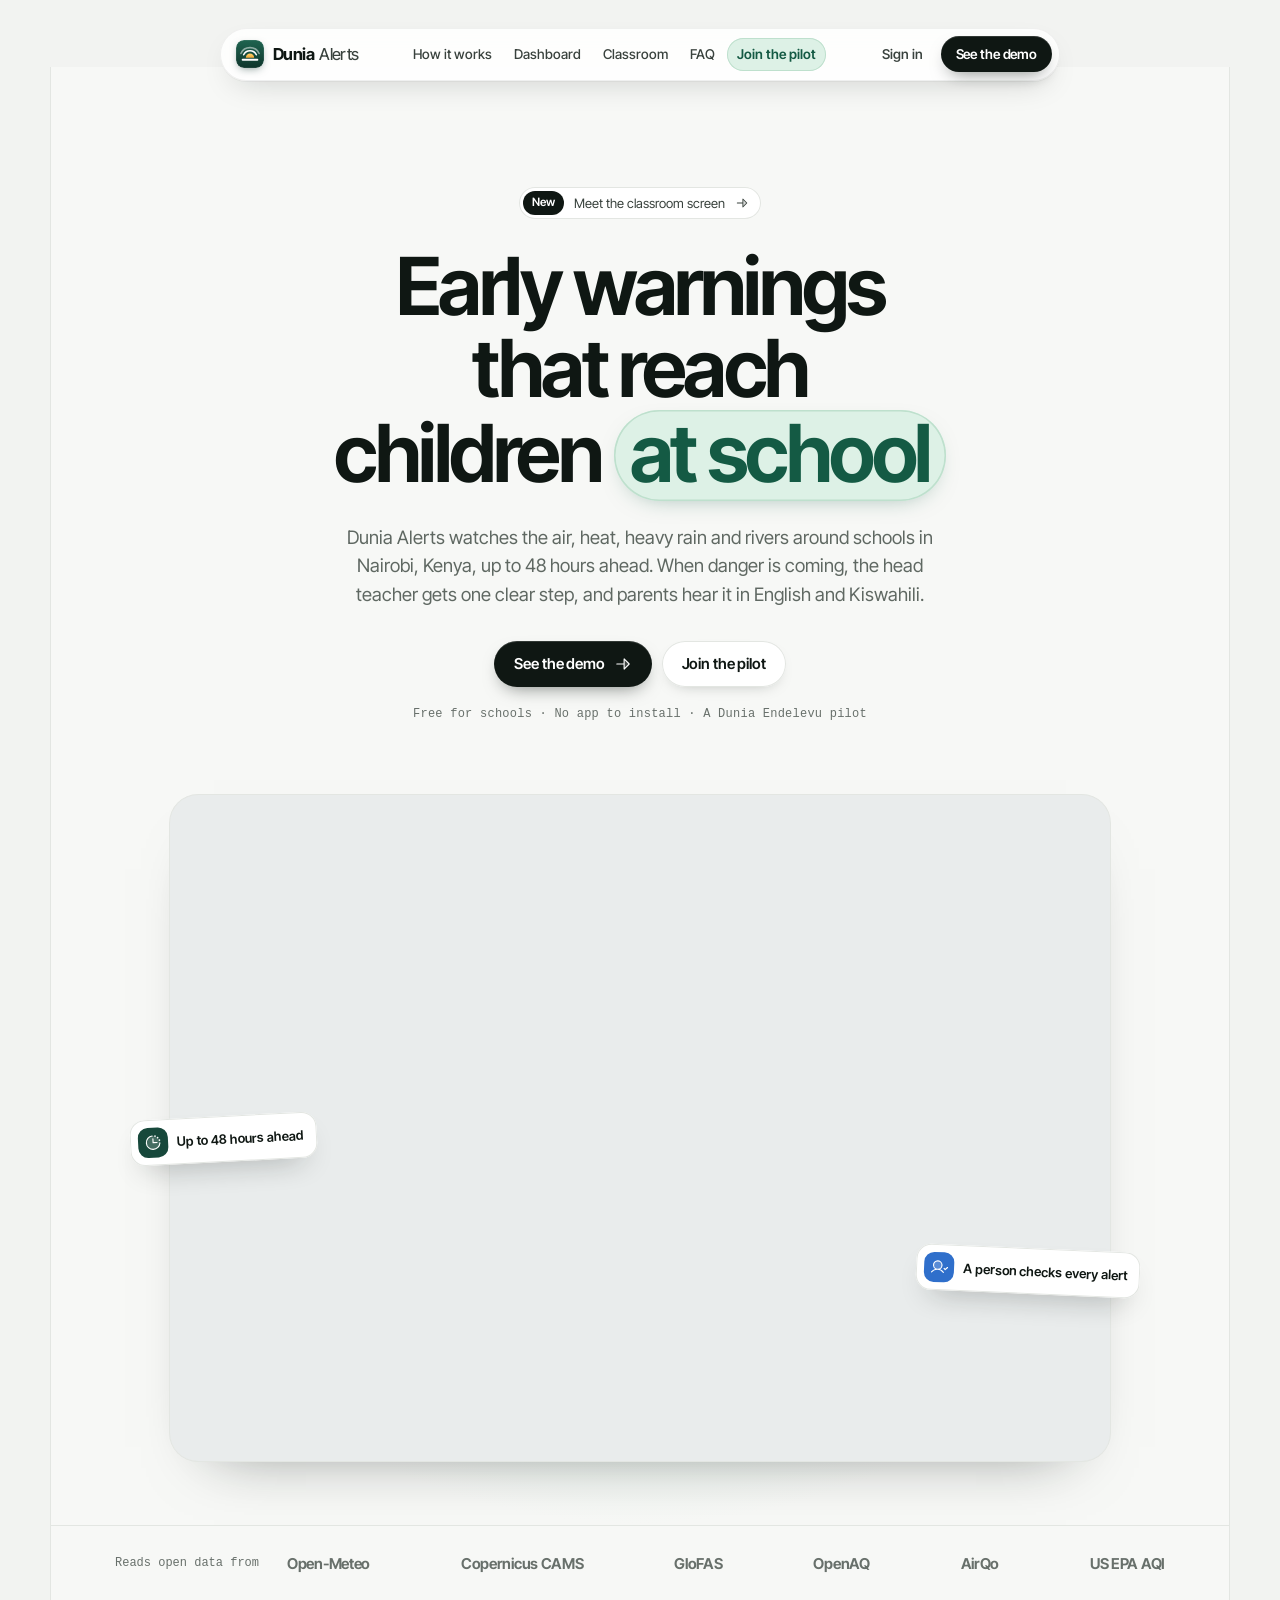
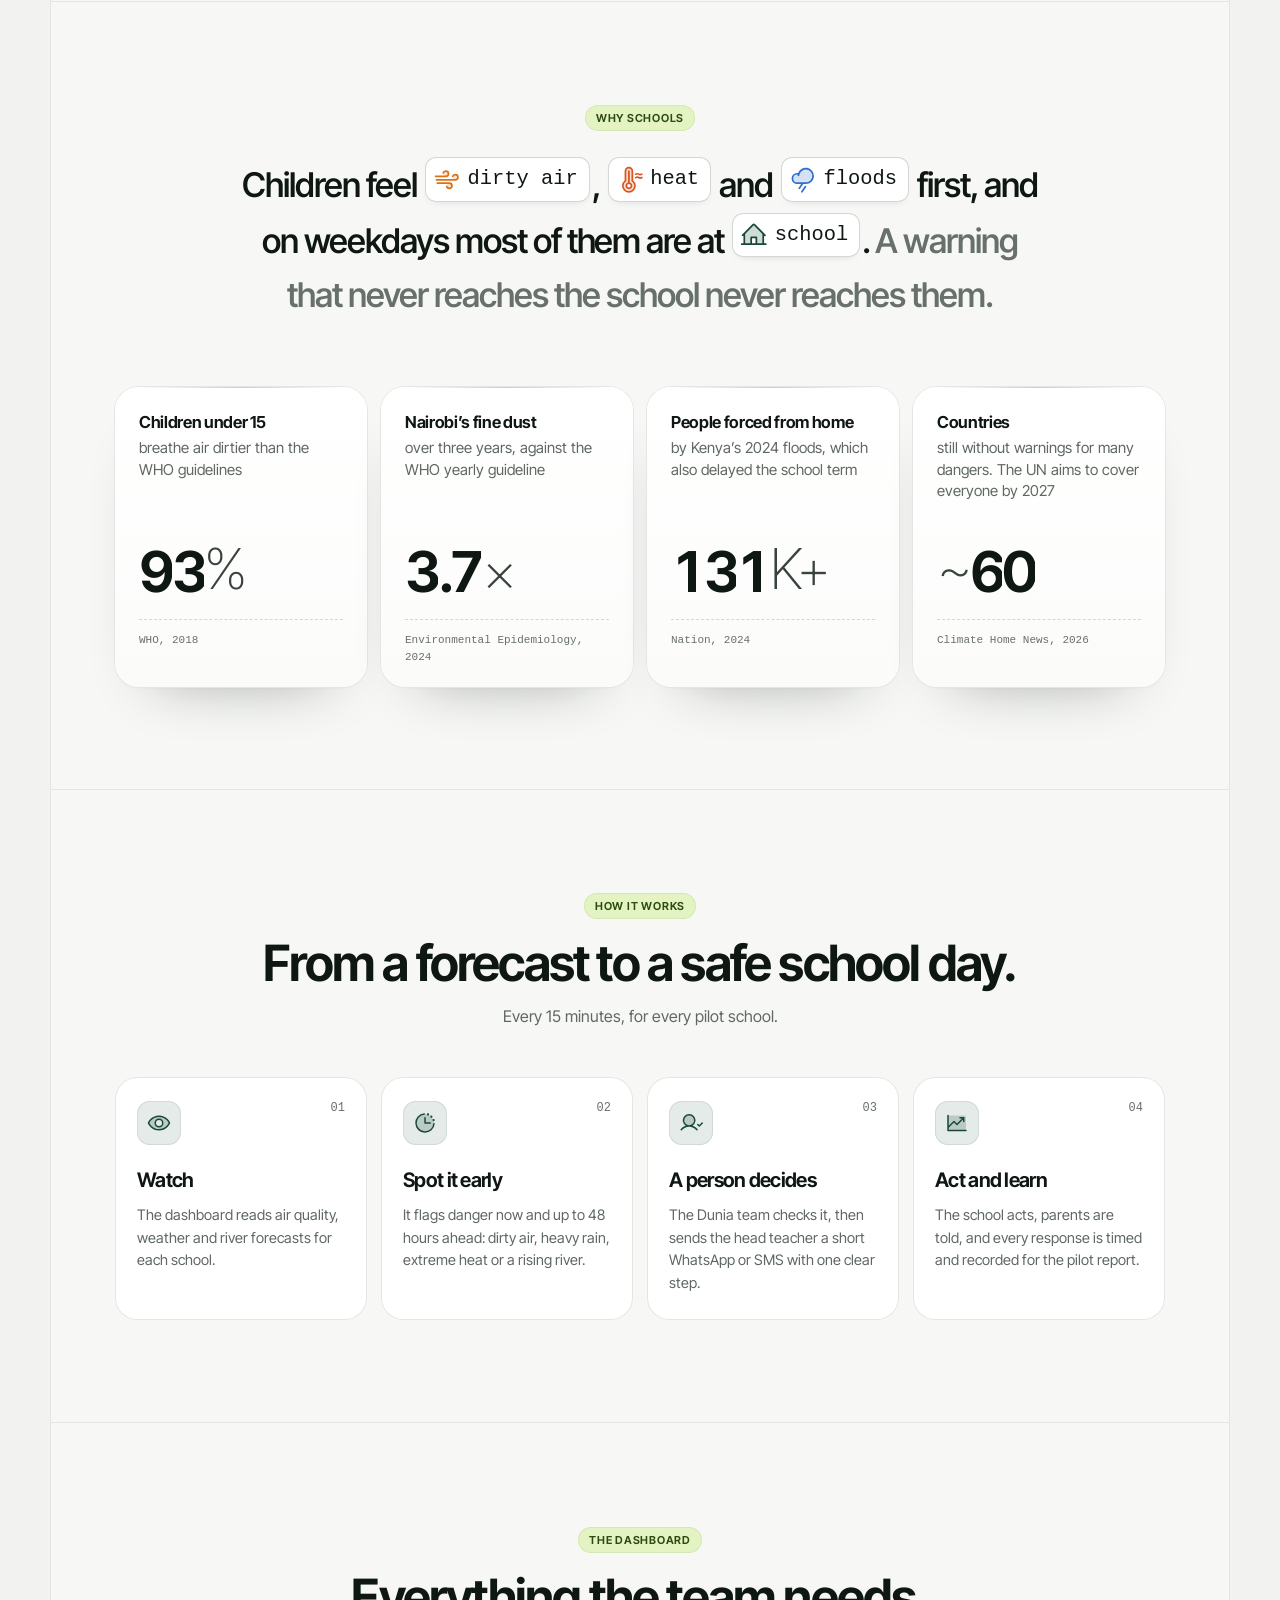
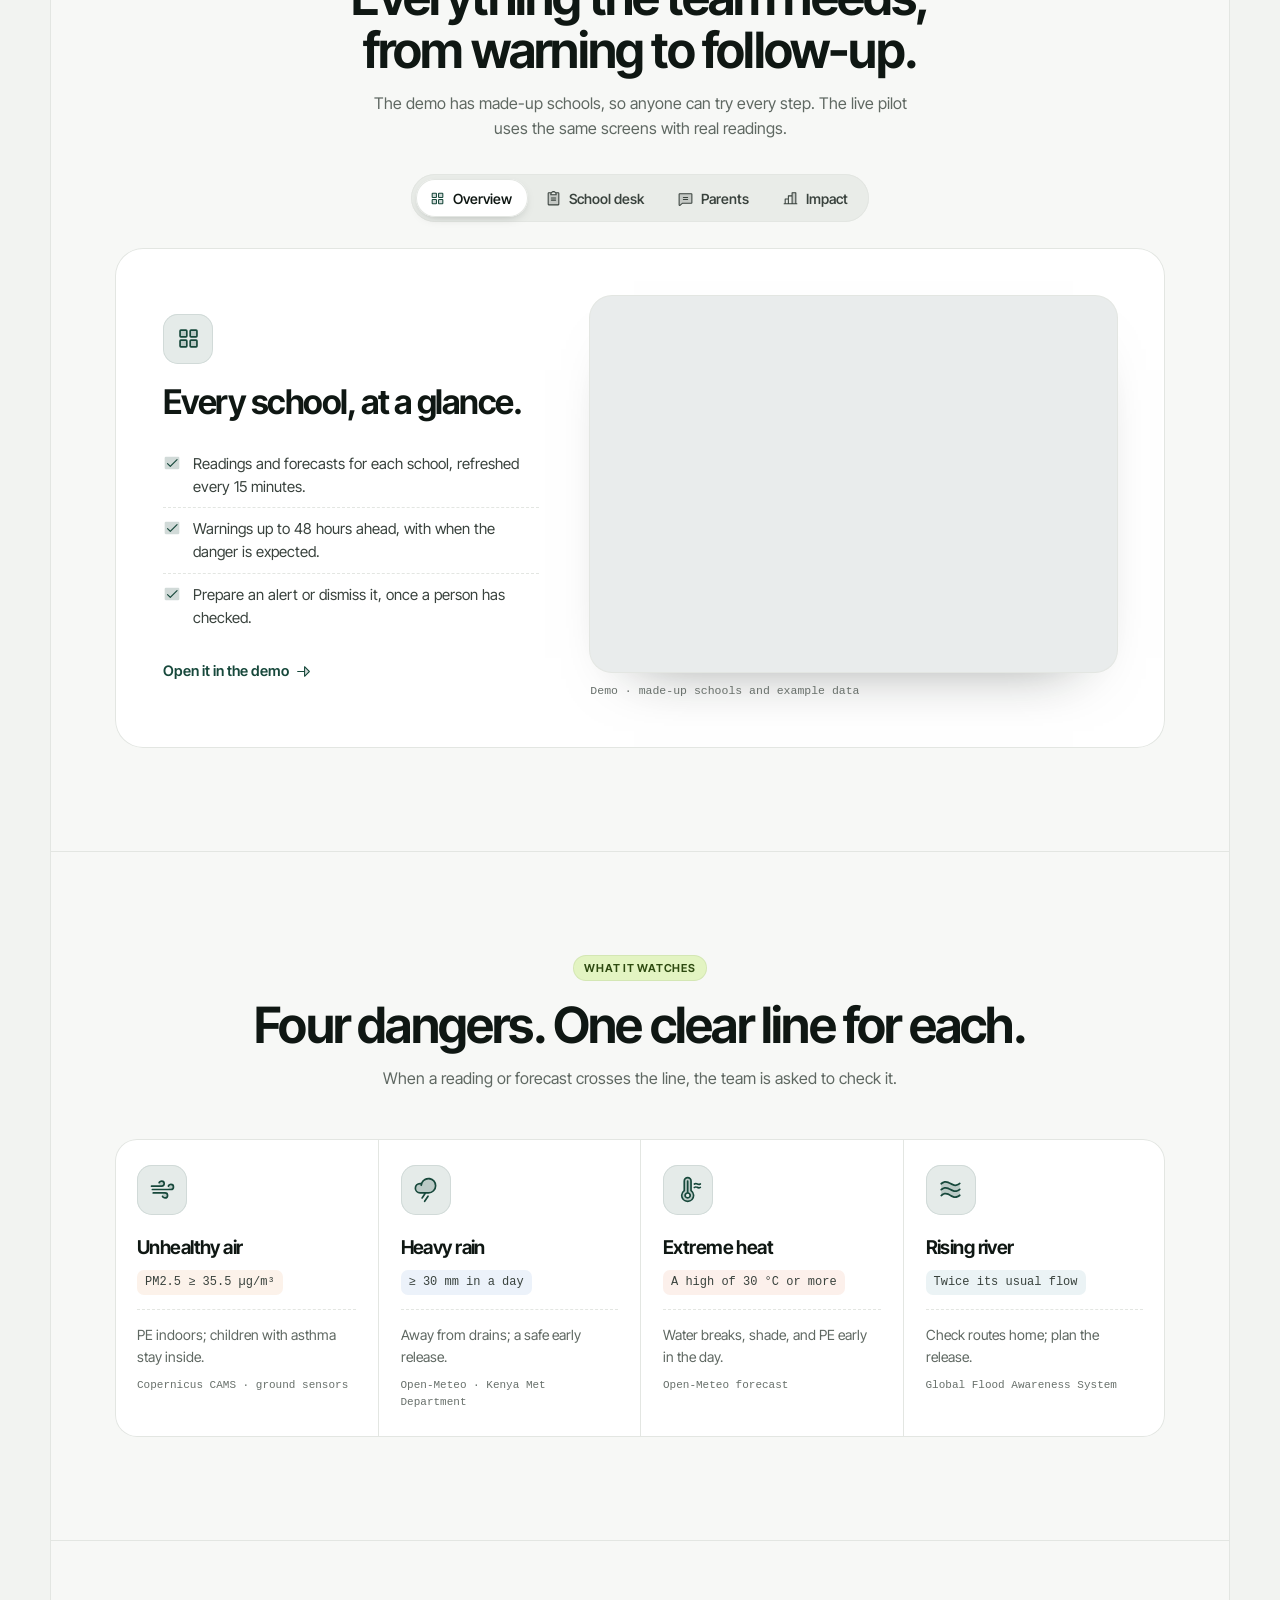
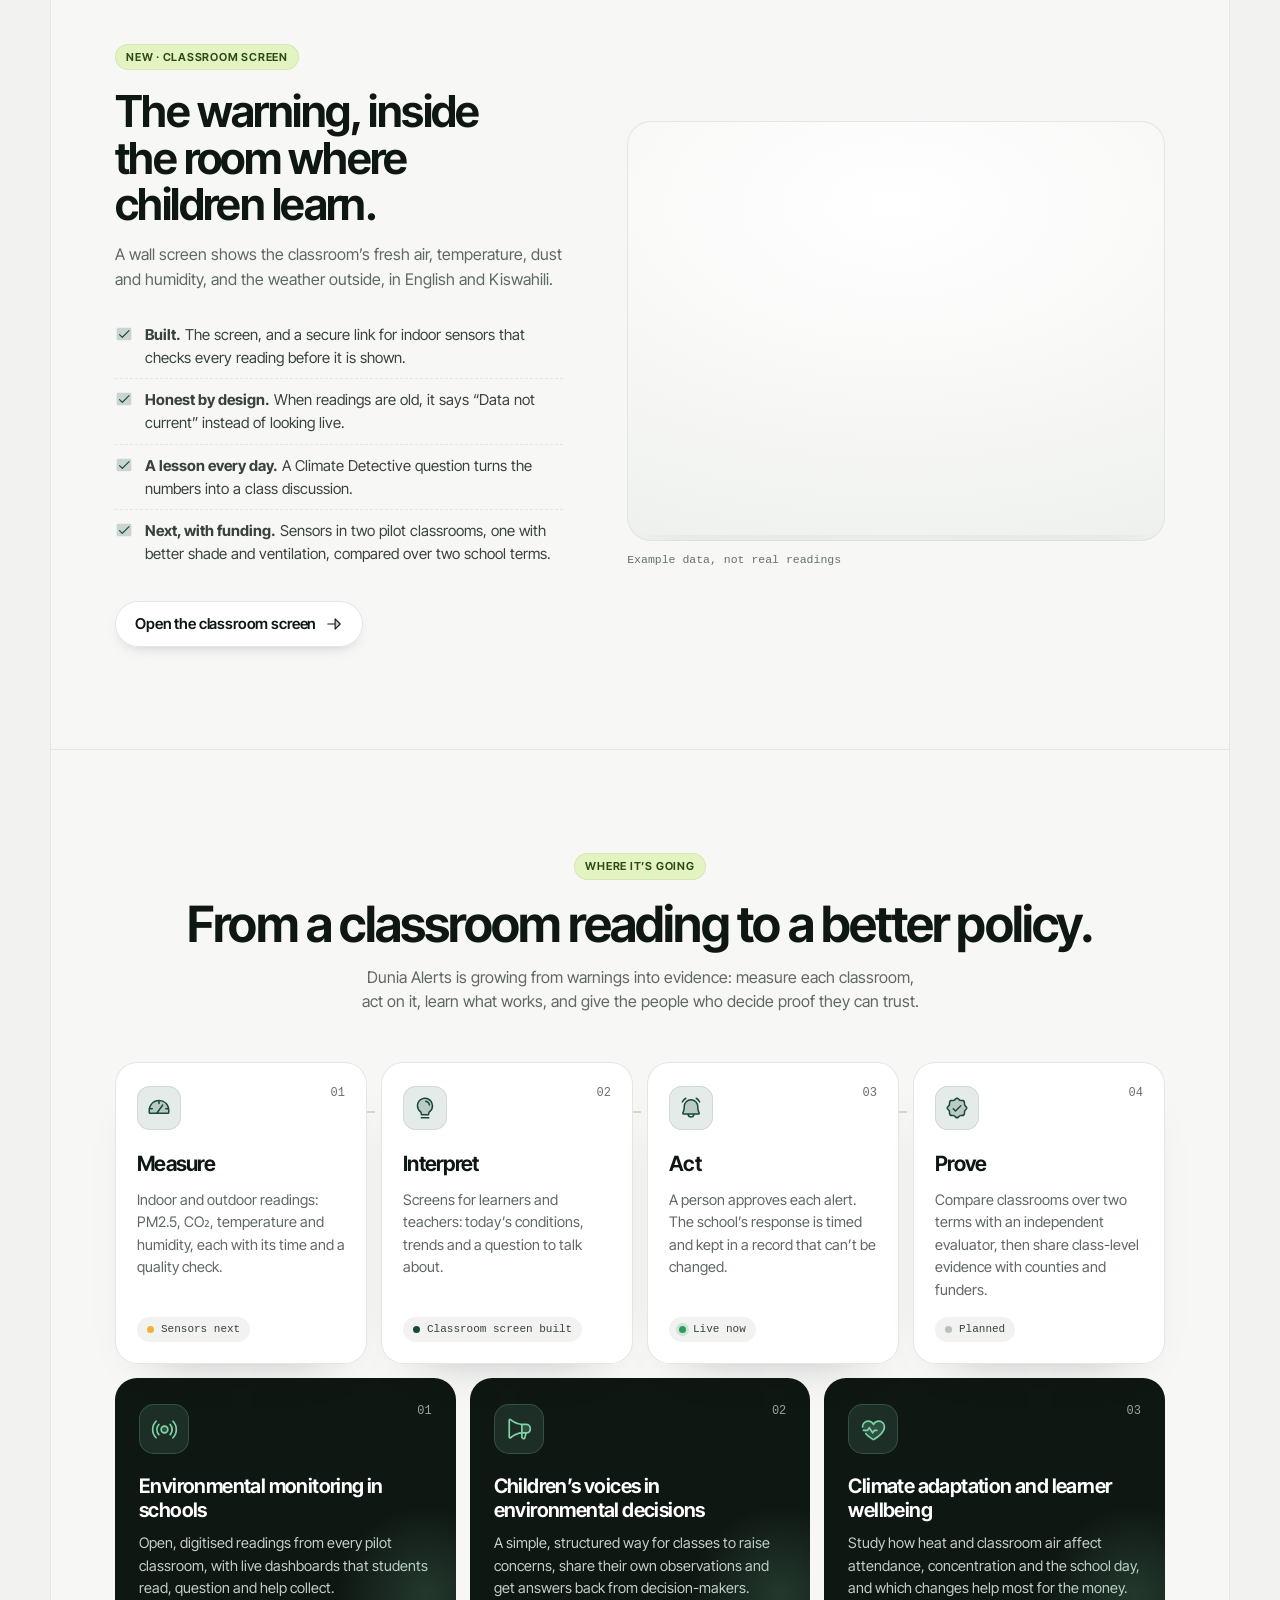
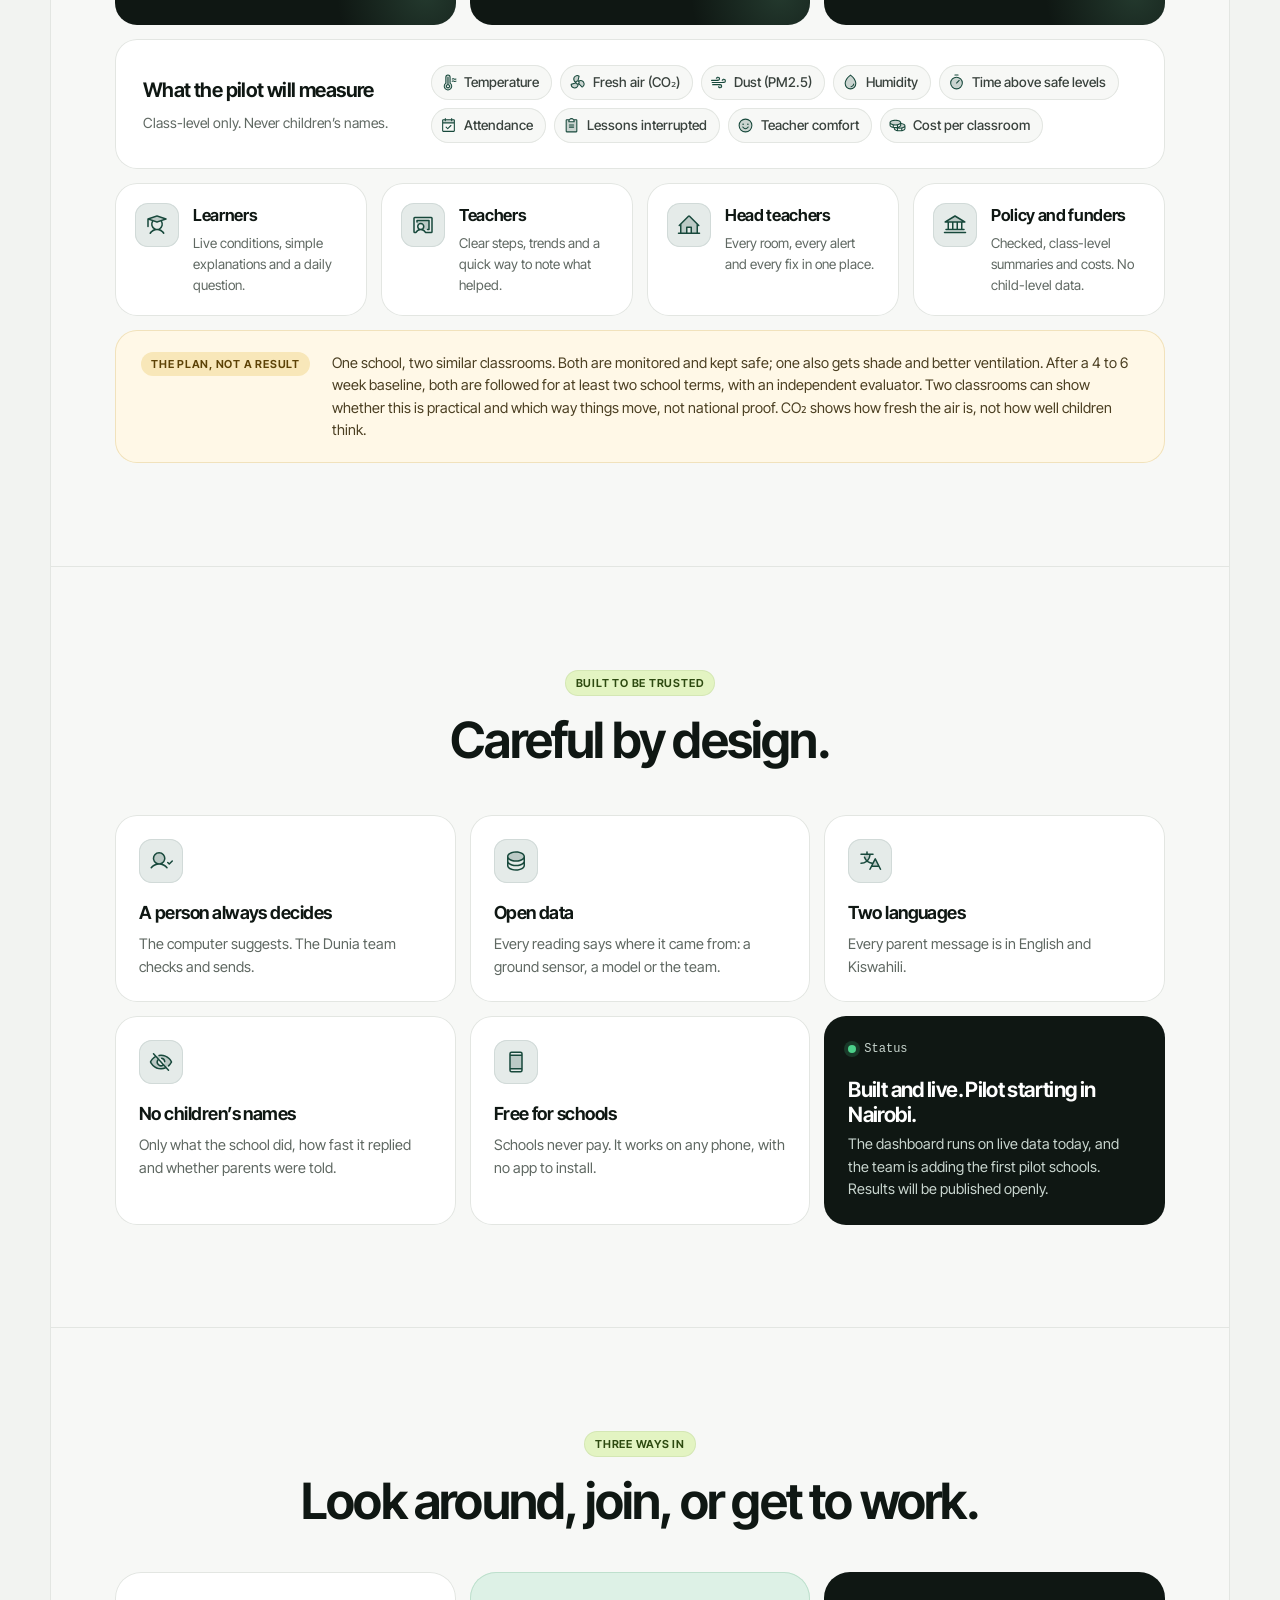
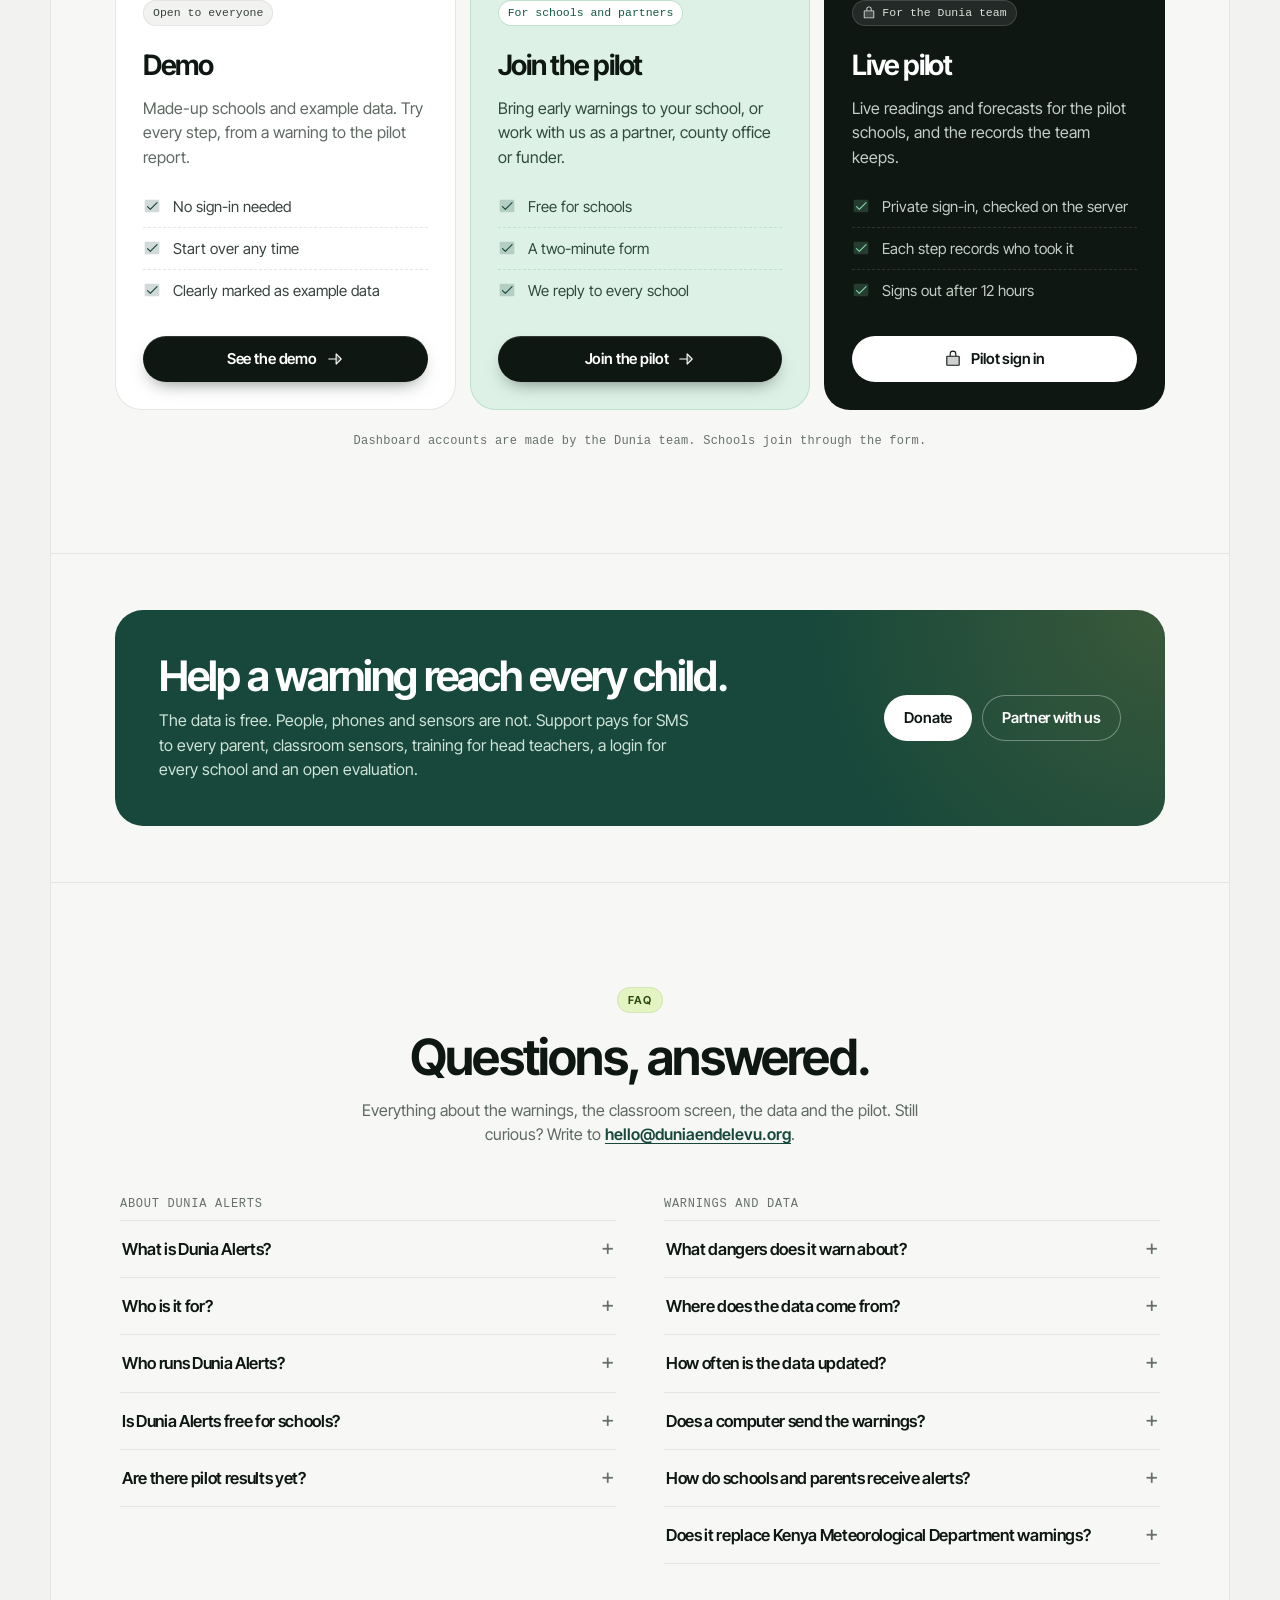
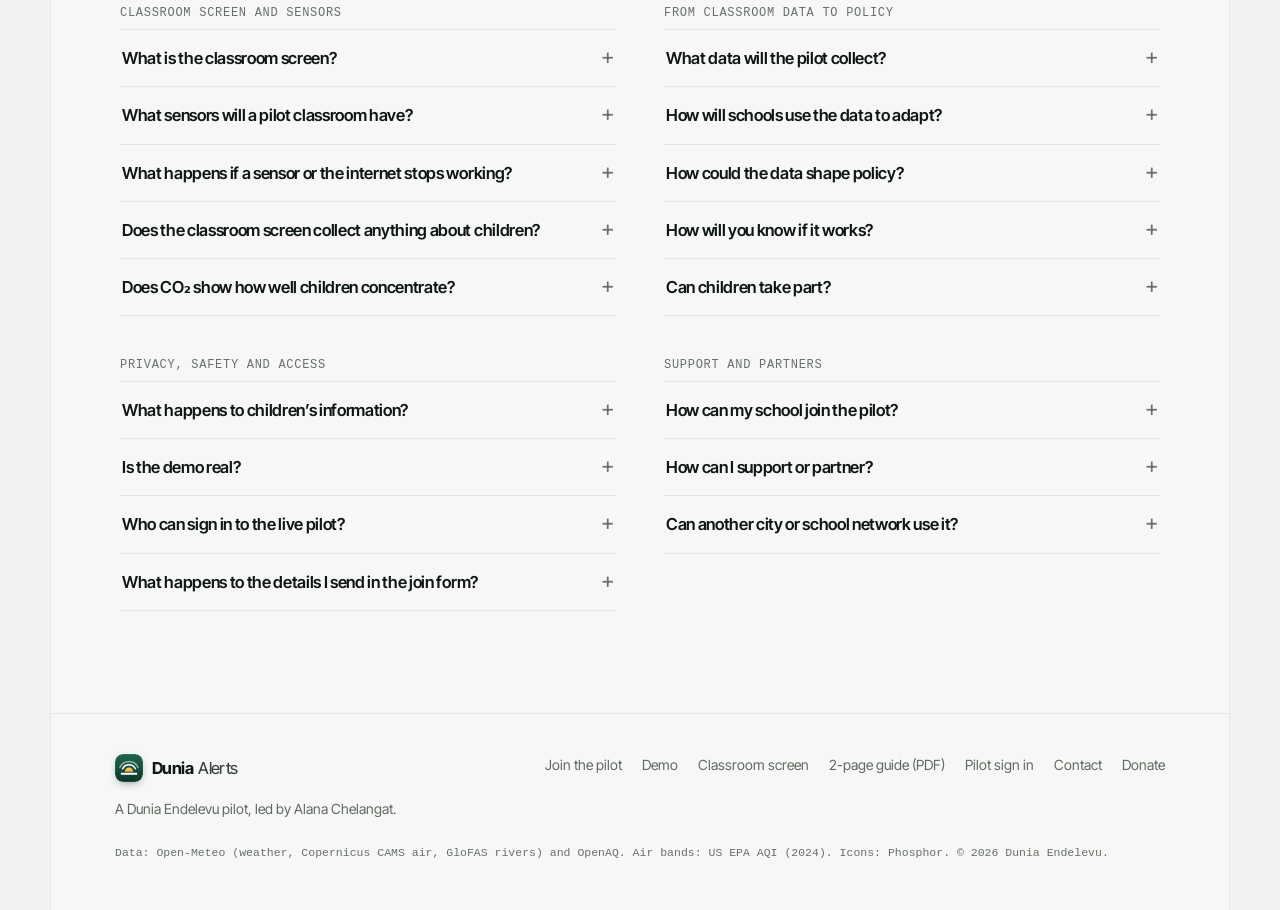
<file: index.html>
<!doctype html>
<html lang="en">
<head>
<meta charset="utf-8">
<meta name="viewport" content="width=device-width, initial-scale=1, viewport-fit=cover">
<title>Dunia Alerts · Early warnings for schools in Nairobi, Kenya</title>
<meta name="description" content="Dunia Alerts warns Nairobi schools about unhealthy air, heat, heavy rain and rising rivers up to 48 hours ahead, and helps head teachers act in time. Try the free demo.">
<link rel="canonical" href="https://alerts.duniaendelevu.org/">
<meta name="robots" content="index, follow, max-image-preview:large, max-snippet:-1">
<meta name="theme-color" content="#F2F3F1">
<meta name="author" content="Dunia Endelevu">
<meta name="geo.region" content="KE-30">
<meta name="geo.placename" content="Nairobi">
<meta property="og:type" content="website">
<meta property="og:site_name" content="Dunia Alerts">
<meta property="og:title" content="Dunia Alerts · Early warnings that reach children at school">
<meta property="og:description" content="Air, heat, rain and river warnings for Nairobi schools, one clear step for the head teacher, messages for parents in English and Kiswahili, and classroom screens that help schools adapt.">
<meta property="og:url" content="https://alerts.duniaendelevu.org/">
<meta property="og:image" content="https://alerts.duniaendelevu.org/og-image.png">
<meta property="og:image:width" content="1200">
<meta property="og:image:height" content="630">
<meta property="og:image:alt" content="Dunia Alerts: early warnings that reach children at school, with the dashboard showing alerts for Nairobi schools.">
<meta property="og:locale" content="en_KE">
<meta name="twitter:card" content="summary_large_image">
<meta name="twitter:title" content="Dunia Alerts · Early warnings that reach children at school">
<meta name="twitter:description" content="Air, heat, rain and river warnings for Nairobi schools, and classroom screens that help schools adapt. A Dunia Endelevu pilot.">
<meta name="twitter:image" content="https://alerts.duniaendelevu.org/og-image.png">
<meta name="twitter:image:alt" content="Dunia Alerts: early warnings that reach children at school, shown on a laptop.">
<link rel="icon" href="/favicon.svg" type="image/svg+xml">
<link rel="icon" href="/favicon-192.png" type="image/png" sizes="192x192">
<link rel="apple-touch-icon" href="/apple-touch-icon.png">
<link rel="manifest" href="/site.webmanifest">
<link rel="preload" href="/assets/fonts/inter-tight-latin-wght-normal.woff2" as="font" type="font/woff2" crossorigin>
<link rel="preload" as="image" type="image/avif" imagesrcset="/assets/mock/hero-laptop-640.avif?v=4d2df97f 640w, /assets/mock/hero-laptop-960.avif?v=4d2df97f 960w, /assets/mock/hero-laptop-1280.avif?v=4d2df97f 1280w, /assets/mock/hero-laptop-1800.avif?v=4d2df97f 1800w" imagesizes="(max-width: 560px) calc(100vw - 72px), (max-width: 1080px) calc(100vw - 140px), 940px" fetchpriority="high">
<link rel="stylesheet" href="/assets/site.css">
<script src="/assets/site.js" defer></script>
<script type="application/ld+json">{
 "@context": "https://schema.org",
 "@graph": [
  {
   "@type": "WebSite",
   "@id": "https://alerts.duniaendelevu.org/#website",
   "url": "https://alerts.duniaendelevu.org/",
   "name": "Dunia Alerts",
   "inLanguage": "en",
   "publisher": {
    "@id": "https://duniaendelevu.org/#organization"
   }
  },
  {
   "@type": "WebApplication",
   "@id": "https://alerts.duniaendelevu.org/#app",
   "name": "Dunia Alerts",
   "url": "https://alerts.duniaendelevu.org/",
   "description": "Early warning and learning system for schools in Nairobi, Kenya: unhealthy air, heat, heavy rain and rising rivers up to 48 hours ahead, steps for head teachers, messages for parents in English and Kiswahili, and classroom screens.",
   "applicationCategory": "EducationalApplication",
   "operatingSystem": "Any (web browser)",
   "inLanguage": [
    "en",
    "sw"
   ],
   "isAccessibleForFree": true,
   "offers": {
    "@type": "Offer",
    "price": "0",
    "priceCurrency": "KES"
   },
   "areaServed": {
    "@type": "City",
    "name": "Nairobi",
    "containedInPlace": {
     "@type": "Country",
     "name": "Kenya"
    }
   },
   "audience": {
    "@type": "EducationalAudience",
    "educationalRole": [
     "teacher",
     "student",
     "administrator"
    ]
   },
   "publisher": {
    "@id": "https://duniaendelevu.org/#organization"
   },
   "screenshot": "https://alerts.duniaendelevu.org/og-image.png",
   "image": "https://alerts.duniaendelevu.org/icon-512.png"
  },
  {
   "@type": "NGO",
   "@id": "https://duniaendelevu.org/#organization",
   "name": "Dunia Endelevu",
   "url": "https://duniaendelevu.org/",
   "logo": "https://duniaendelevu.org/assets/img/icon-512.png",
   "founder": {
    "@type": "Person",
    "name": "Alana Chelangat",
    "url": "https://alanachelangat.com/"
   },
   "areaServed": "Kenya"
  },
  {
   "@type": "WebPage",
   "@id": "https://alerts.duniaendelevu.org/#webpage",
   "url": "https://alerts.duniaendelevu.org/",
   "name": "Dunia Alerts · Early warnings for schools in Nairobi, Kenya",
   "isPartOf": {
    "@id": "https://alerts.duniaendelevu.org/#website"
   },
   "about": {
    "@id": "https://alerts.duniaendelevu.org/#app"
   },
   "inLanguage": "en",
   "dateModified": "2026-11-14",
   "primaryImageOfPage": {
    "@type": "ImageObject",
    "url": "https://alerts.duniaendelevu.org/og-image.png",
    "width": 1200,
    "height": 630
   },
   "speakable": {
    "@type": "SpeakableSpecification",
    "cssSelector": [
     ".h1",
     ".lede"
    ]
   }
  },
  {
   "@type": "FAQPage",
   "@id": "https://alerts.duniaendelevu.org/#faq",
   "isPartOf": {
    "@id": "https://alerts.duniaendelevu.org/#website"
   },
   "mainEntity": [
    {
     "@type": "Question",
     "name": "What is Dunia Alerts?",
     "acceptedAnswer": {
      "@type": "Answer",
      "text": "Dunia Alerts is an early warning and learning system for schools in Nairobi, Kenya. It watches air quality, heat, heavy rain and rivers around each school, now and up to 48 hours ahead. The Dunia team checks each warning and sends the head teacher one clear step, parents are told in English and Kiswahili, and every response is recorded. It is a Dunia Endelevu pilot, led by Alana Chelangat."
     }
    },
    {
     "@type": "Question",
     "name": "Who is it for?",
     "acceptedAnswer": {
      "@type": "Answer",
      "text": "Learners, teachers and head teachers first. Learners see a simple classroom screen, teachers and head teachers get clear steps, and the Dunia team runs the warnings. Later, researchers, county officials and funders will see class-level summaries only, never information about a single child."
     }
    },
    {
     "@type": "Question",
     "name": "Who runs Dunia Alerts?",
     "acceptedAnswer": {
      "@type": "Answer",
      "text": "Dunia Endelevu, a youth-led climate organisation in Kenya founded by Alana Chelangat. The pilot is supported by donors and partners."
     }
    },
    {
     "@type": "Question",
     "name": "Is Dunia Alerts free for schools?",
     "acceptedAnswer": {
      "@type": "Answer",
      "text": "Yes. Schools never pay. The pilot is run by Dunia Endelevu and supported by donors."
     }
    },
    {
     "@type": "Question",
     "name": "Are there pilot results yet?",
     "acceptedAnswer": {
      "@type": "Answer",
      "text": "Not yet. The dashboard is built and runs on live data, and the first pilot schools are being added. Results, including what did not work, will be published openly."
     }
    },
    {
     "@type": "Question",
     "name": "What dangers does it warn about?",
     "acceptedAnswer": {
      "@type": "Answer",
      "text": "Unhealthy air (fine dust, PM2.5, of 35.5 µg/m³ or more), heavy rain (30 mm or more in a day), extreme heat (a high of 30 °C or more) and rising rivers (twice their usual flow), now and up to 48 hours ahead."
     }
    },
    {
     "@type": "Question",
     "name": "Where does the data come from?",
     "acceptedAnswer": {
      "@type": "Answer",
      "text": "Weather forecasts from Open-Meteo, air quality from the Copernicus Atmosphere Monitoring Service, river flow from the Global Flood Awareness System, and, where available, ground sensors through OpenAQ, including AirQo sensors in Nairobi. Classroom sensors are the next step."
     }
    },
    {
     "@type": "Question",
     "name": "How often is the data updated?",
     "acceptedAnswer": {
      "@type": "Answer",
      "text": "Weather, air and river forecasts are read every 15 minutes. Classroom readings appear as soon as they arrive and pass quality checks. A reading that is too old is marked “Data not current” instead of looking live."
     }
    },
    {
     "@type": "Question",
     "name": "Does a computer send the warnings?",
     "acceptedAnswer": {
      "@type": "Answer",
      "text": "No. The dashboard suggests an alert when a reading or forecast crosses a safe level. A person on the Dunia team checks it and decides to send it."
     }
    },
    {
     "@type": "Question",
     "name": "How do schools and parents receive alerts?",
     "acceptedAnswer": {
      "@type": "Answer",
      "text": "The head teacher gets a short WhatsApp message or SMS with one clear step. Parents get a ready-made message in English and Kiswahili. Nobody needs to install an app."
     }
    },
    {
     "@type": "Question",
     "name": "Does it replace Kenya Meteorological Department warnings?",
     "acceptedAnswer": {
      "@type": "Answer",
      "text": "No. It adds to them. For heavy rain it follows Kenya Meteorological Department advisories, and its job is to help each school act on warnings in time."
     }
    },
    {
     "@type": "Question",
     "name": "What is the classroom screen?",
     "acceptedAnswer": {
      "@type": "Answer",
      "text": "A wall screen that shows the room’s fresh air (CO₂), temperature, dust (PM2.5) and humidity, and the weather outside, in English and Kiswahili. A Climate Detective question each day turns the numbers into a class discussion."
     }
    },
    {
     "@type": "Question",
     "name": "What sensors will a pilot classroom have?",
     "acceptedAnswer": {
      "@type": "Answer",
      "text": "An indoor sensor for PM2.5, CO₂, temperature and humidity, an outdoor sensor to compare with, a small gateway that stores readings if the internet drops, and a wall screen. Final positions follow a site survey, safe mounting out of children’s reach, and calibration."
     }
    },
    {
     "@type": "Question",
     "name": "What happens if a sensor or the internet stops working?",
     "acceptedAnswer": {
      "@type": "Answer",
      "text": "The screen keeps the last valid reading with its time and shows “Data not current” instead of looking live. Readings are kept on the gateway and sent when the connection returns."
     }
    },
    {
     "@type": "Question",
     "name": "Does the classroom screen collect anything about children?",
     "acceptedAnswer": {
      "@type": "Answer",
      "text": "No. It shows the room’s temperature, fresh air (CO₂), dust and humidity, and the weather outside. It has no camera or microphone, shows no names and has no controls for learners."
     }
    },
    {
     "@type": "Question",
     "name": "Does CO₂ show how well children concentrate?",
     "acceptedAnswer": {
      "@type": "Answer",
      "text": "No. CO₂ shows how fresh the air is, which tells you about ventilation. Any effect on concentration and learning needs a careful study with a trained evaluator."
     }
    },
    {
     "@type": "Question",
     "name": "What data will the pilot collect?",
     "acceptedAnswer": {
      "@type": "Answer",
      "text": "Room conditions (temperature, humidity, CO₂, PM2.5 and how long each stays above a safe level), school-approved attendance and lesson interruptions for the whole class, short voluntary teacher surveys, and the cost of each change. Never children’s names."
     }
    },
    {
     "@type": "Question",
     "name": "How will schools use the data to adapt?",
     "acceptedAnswer": {
      "@type": "Answer",
      "text": "To see when and where rooms get too hot, stuffy or dusty, to try changes such as shade, better ventilation, moving PE or adding water breaks, and to check whether conditions really improved."
     }
    },
    {
     "@type": "Question",
     "name": "How could the data shape policy?",
     "acceptedAnswer": {
      "@type": "Answer",
      "text": "Class-level and school-level summaries, checked by an independent evaluator, can show county and national education and environment offices what works for schools and what it costs. Wider county or national dashboards come only after the data has been validated."
     }
    },
    {
     "@type": "Question",
     "name": "How will you know if it works?",
     "acceptedAnswer": {
      "@type": "Answer",
      "text": "The first study uses one school and two similar classrooms. Both are monitored and kept safe; one also gets shade and ventilation improvements. After a 4 to 6 week baseline, both are followed for at least two school terms, with an independent evaluator. Two classrooms can show whether it is practical and which way things move, not national proof."
     }
    },
    {
     "@type": "Question",
     "name": "Can children take part?",
     "acceptedAnswer": {
      "@type": "Answer",
      "text": "Yes. Classes read their own screen and discuss a Climate Detective question every day. A planned feature will let classes share observations and concerns and receive replies from decision-makers."
     }
    },
    {
     "@type": "Question",
     "name": "What happens to children’s information?",
     "acceptedAnswer": {
      "@type": "Answer",
      "text": "Dunia Alerts never records children’s names. It records what the school did, how fast it replied and whether parents were told. Research data stays at class level, needs school and research approvals, and small groups are never shown in public summaries. The pilot’s records stay on the Dunia team’s devices and in their backups."
     }
    },
    {
     "@type": "Question",
     "name": "Is the demo real?",
     "acceptedAnswer": {
      "@type": "Answer",
      "text": "No. The demo uses made-up schools and example data, so anyone can try every step safely. It is clearly marked, and nothing in it is a real reading or a real result."
     }
    },
    {
     "@type": "Question",
     "name": "Who can sign in to the live pilot?",
     "acceptedAnswer": {
      "@type": "Answer",
      "text": "The Dunia team running the Nairobi pilot. The team creates each account, so there is no sign-up for the dashboard. Schools that want to take part can join the pilot instead, and anyone can try the demo without signing in. Lost your password? Write to hello@duniaendelevu.org."
     }
    },
    {
     "@type": "Question",
     "name": "What happens to the details I send in the join form?",
     "acceptedAnswer": {
      "@type": "Answer",
      "text": "They are used only to talk with you about the pilot. They are kept privately on the Dunia Alerts server, seen only by the signed-in Dunia team, and never shared or sold. The form asks adults for their own contact details and never for children’s names. To see, change or delete your details, write to hello@duniaendelevu.org."
     }
    },
    {
     "@type": "Question",
     "name": "How can my school join the pilot?",
     "acceptedAnswer": {
      "@type": "Answer",
      "text": "Fill in the short form to join the pilot. It takes about two minutes. The Dunia team reads every reply and gets in touch about the next step. Joining is free, and schools never pay. The first pilot schools are in Nairobi, and schools elsewhere are welcome to register their interest."
     }
    },
    {
     "@type": "Question",
     "name": "How can I support or partner?",
     "acceptedAnswer": {
      "@type": "Answer",
      "text": "Donate or get in touch through Dunia Endelevu. Support pays for SMS to every parent, classroom sensors, training for head teachers, a login for every school and an open evaluation. Schools, county education offices, weather and air agencies and funders are all welcome, and can also use the form to join the pilot."
     }
    },
    {
     "@type": "Question",
     "name": "Can another city or school network use it?",
     "acceptedAnswer": {
      "@type": "Answer",
      "text": "We hope so. The forecasts it reads cover the whole world, so the same approach can work elsewhere. Get in touch through Dunia Endelevu and we will share what we learn from the pilot."
     }
    }
   ]
  }
 ]
}</script>
</head>
<body>
<a class="skip" href="#main">Skip to content</a>

<header class="nav">
  <div class="nav__bar">
    <a class="brand" href="/" aria-label="Dunia Alerts home"><span class="brand__mark" aria-hidden="true"></span>Dunia <span class="brand__sub">Alerts</span></a>
    <nav class="nav__links" aria-label="Sections">
      <a href="#how">How it works</a>
      <a href="#dashboard">Dashboard</a>
      <a href="#classroom">Classroom</a>
      <a href="#faq">FAQ</a>
      <a class="nav__join" href="/join">Join the pilot</a>
    </nav>
    <div class="nav__end">
      <a class="nav__signin" href="/login">Sign in</a>
      <a class="btn btn--dark btn--sm" href="/demo"><span class="nav__long">See the demo</span><span class="nav__short">Demo</span></a>
    </div>
  </div>
</header>

<div class="frame">
<main id="main">

  <section class="hero" aria-labelledby="top">
    <a class="badge" href="#classroom"><b>New</b>Meet the classroom screen<svg class="ic ic--arrow" aria-hidden="true"><use href="/assets/icons.svg#arrow"/></svg></a>
    <h1 class="h1" id="top">Early warnings that reach children <span class="hl">at school</span></h1>
    <p class="lede">Dunia Alerts watches the air, heat, heavy rain and rivers around schools in Nairobi, Kenya, up to 48 hours ahead. When danger is coming, the head teacher gets one clear step, and parents hear it in English and Kiswahili.</p>
    <div class="btns">
      <a class="btn btn--dark" href="/demo">See the demo<svg class="ic ic--arrow" aria-hidden="true"><use href="/assets/icons.svg#arrow"/></svg></a>
      <a class="btn btn--light" href="/join">Join the pilot</a>
    </div>
    <p class="micro">Free for schools · No app to install · A Dunia Endelevu pilot</p>

    <div class="shot">
      <span class="chip chip--a"><span class="chip__ico" style="--c:var(--accent)"><svg class="ic" aria-hidden="true"><use href="/assets/icons.svg#early"/></svg></span>Up to 48 hours ahead</span>
      <span class="chip chip--b"><span class="chip__ico" style="--c:var(--rain)"><svg class="ic" aria-hidden="true"><use href="/assets/icons.svg#decide"/></svg></span>A person checks every alert</span>
      <picture><source type="image/avif" srcset="/assets/mock/hero-laptop-640.avif?v=4d2df97f 640w, /assets/mock/hero-laptop-960.avif?v=4d2df97f 960w, /assets/mock/hero-laptop-1280.avif?v=4d2df97f 1280w, /assets/mock/hero-laptop-1800.avif?v=4d2df97f 1800w" sizes="(max-width: 560px) calc(100vw - 72px), (max-width: 1080px) calc(100vw - 140px), 940px"><source type="image/webp" srcset="/assets/mock/hero-laptop-640.webp?v=4d2df97f 640w, /assets/mock/hero-laptop-960.webp?v=4d2df97f 960w, /assets/mock/hero-laptop-1280.webp?v=4d2df97f 1280w, /assets/mock/hero-laptop-1800.webp?v=4d2df97f 1800w" sizes="(max-width: 560px) calc(100vw - 72px), (max-width: 1080px) calc(100vw - 140px), 940px"><img class="photo photo--hero" src="/assets/mock/hero-laptop-1280.webp?v=4d2df97f" width="1800" height="1275" fetchpriority="high" decoding="async" alt="A laptop held in one hand, showing the Dunia Alerts overview with example data: open alerts, the worst air now, warnings for the next 48 hours and a list of schools that need attention."></picture>
    </div>
  </section>

  <div class="strip">
    <span class="strip__label">Reads open data from</span>
    <ul class="strip__list">
      <li>Open-Meteo</li>
      <li>Copernicus CAMS</li>
      <li>GloFAS</li>
      <li>OpenAQ</li>
      <li>AirQo</li>
      <li>US EPA AQI</li>
    </ul>
  </div>

  <section class="sec" id="why" aria-labelledby="why-h">
    <span class="kicker">Why schools</span>
    <h2 class="sr" id="why-h">Why early warnings must reach schools</h2>
    <p class="sentence">Children feel <span class="nw"><span class="tag" style="--c:var(--air)"><svg class="ic" aria-hidden="true"><use href="/assets/icons.svg#air"/></svg>dirty air</span>,</span> <span class="tag" style="--c:var(--heat)"><svg class="ic" aria-hidden="true"><use href="/assets/icons.svg#heat"/></svg>heat</span> and <span class="tag" style="--c:var(--rain)"><svg class="ic" aria-hidden="true"><use href="/assets/icons.svg#rain"/></svg>floods</span> first, and on weekdays most of them are at <span class="nw"><span class="tag" style="--c:var(--accent)"><svg class="ic" aria-hidden="true"><use href="/assets/icons.svg#school"/></svg>school</span>.</span> <span class="soft">A warning that never reaches the school never reaches them.</span></p>
    <div class="metrics">
      <article class="metric" style="--i:0">
        <p class="metric__label"><b>Children under 15</b> breathe air dirtier than the WHO guidelines</p>
        <p class="metric__num"><span class="metric__v">93</span><span class="metric__u">%</span></p>
        <a class="metric__src" href="https://www.paho.org/en/news/29-10-2018-more-90-worlds-children-breathe-toxic-air-every-day" rel="noopener">WHO, 2018</a>
      </article>
      <article class="metric" style="--i:1">
        <p class="metric__label"><b>Nairobi’s fine dust</b> over three years, against the WHO yearly guideline</p>
        <p class="metric__num"><span class="metric__v">3.7</span><span class="metric__u">×</span></p>
        <a class="metric__src" href="https://pmc.ncbi.nlm.nih.gov/articles/PMC11115977" rel="noopener">Environmental Epidemiology, 2024</a>
      </article>
      <article class="metric" style="--i:2">
        <p class="metric__label"><b>People forced from home</b> by Kenya’s 2024 floods, which also delayed the school term</p>
        <p class="metric__num"><span class="metric__v">131</span><span class="metric__u">K+</span></p>
        <a class="metric__src" href="https://nation.africa/kenya/news/education/cs-machogu-postpones-opening-of-schools-to-may-6-4606688" rel="noopener">Nation, 2024</a>
      </article>
      <article class="metric" style="--i:3">
        <p class="metric__label"><b>Countries</b> still without warnings for many dangers. The UN aims to cover everyone by 2027</p>
        <p class="metric__num"><span class="metric__u">~</span><span class="metric__v">60</span></p>
        <a class="metric__src" href="https://www.climatechangenews.com/2026/09/23/despite-real-progress-third-of-countries-still-lack-early-warning-systems/" rel="noopener">Climate Home News, 2026</a>
      </article>
    </div>
  </section>

  <section class="sec center" id="how" aria-labelledby="how-h">
    <span class="kicker">How it works</span>
    <h2 class="h2" id="how-h">From a forecast to a safe school day.</h2>
    <p class="sub">Every 15 minutes, for every pilot school.</p>
    <ol class="steps">
      <li class="step"><span class="step__n">01</span><span class="tile"><svg class="ic" aria-hidden="true"><use href="/assets/icons.svg#watch"/></svg></span><h3>Watch</h3><p>The dashboard reads air quality, weather and river forecasts for each school.</p></li>
      <li class="step"><span class="step__n">02</span><span class="tile"><svg class="ic" aria-hidden="true"><use href="/assets/icons.svg#early"/></svg></span><h3>Spot it early</h3><p>It flags danger now and up to 48 hours ahead: dirty air, heavy rain, extreme heat or a rising river.</p></li>
      <li class="step"><span class="step__n">03</span><span class="tile"><svg class="ic" aria-hidden="true"><use href="/assets/icons.svg#decide"/></svg></span><h3>A person decides</h3><p>The Dunia team checks it, then sends the head teacher a short WhatsApp or SMS with one clear step.</p></li>
      <li class="step"><span class="step__n">04</span><span class="tile"><svg class="ic" aria-hidden="true"><use href="/assets/icons.svg#learn"/></svg></span><h3>Act and learn</h3><p>The school acts, parents are told, and every response is timed and recorded for the pilot report.</p></li>
    </ol>
  </section>

  <section class="sec center" id="dashboard" aria-labelledby="dash-h">
    <span class="kicker">The dashboard</span>
    <h2 class="h2" id="dash-h">Everything the team needs, from warning to follow-up.</h2>
    <p class="sub">The demo has made-up schools, so anyone can try every step. The live pilot uses the same screens with real readings.</p>
    <div class="tabs" role="tablist" aria-label="Dashboard screens">
      <button type="button" role="tab" id="t-overview" aria-controls="p-overview" aria-selected="true"><svg class="ic" aria-hidden="true"><use href="/assets/icons.svg#overview"/></svg>Overview</button>
      <button type="button" role="tab" id="t-desk" aria-controls="p-desk" aria-selected="false" tabindex="-1"><svg class="ic" aria-hidden="true"><use href="/assets/icons.svg#desk"/></svg>School desk</button>
      <button type="button" role="tab" id="t-parents" aria-controls="p-parents" aria-selected="false" tabindex="-1"><svg class="ic" aria-hidden="true"><use href="/assets/icons.svg#parents"/></svg>Parents</button>
      <button type="button" role="tab" id="t-impact" aria-controls="p-impact" aria-selected="false" tabindex="-1"><svg class="ic" aria-hidden="true"><use href="/assets/icons.svg#impact"/></svg>Impact</button>
    </div>
    <div class="panel" role="tabpanel" id="p-overview" aria-labelledby="t-overview" tabindex="0">
      <div>
        <span class="tile tile--lg"><svg class="ic" aria-hidden="true"><use href="/assets/icons.svg#overview"/></svg></span>
        <h3>Every school, at a glance.</h3>
        <ul class="ticks">
          <li><svg class="ic ic--tick" aria-hidden="true"><use href="/assets/icons.svg#check"/></svg>Readings and forecasts for each school, refreshed every 15 minutes.</li>
          <li><svg class="ic ic--tick" aria-hidden="true"><use href="/assets/icons.svg#check"/></svg>Warnings up to 48 hours ahead, with when the danger is expected.</li>
          <li><svg class="ic ic--tick" aria-hidden="true"><use href="/assets/icons.svg#check"/></svg>Prepare an alert or dismiss it, once a person has checked.</li>
        </ul>
        <a class="more" href="/demo#overview">Open it in the demo<svg class="ic ic--arrow" aria-hidden="true"><use href="/assets/icons.svg#arrow"/></svg></a>
      </div>
      <figure>
        <picture><source type="image/avif" srcset="/assets/mock/monitor-overview-480.avif?v=9469344b 480w, /assets/mock/monitor-overview-720.avif?v=9469344b 720w, /assets/mock/monitor-overview-1080.avif?v=9469344b 1080w, /assets/mock/monitor-overview-1400.avif?v=9469344b 1400w" sizes="(max-width: 560px) calc(100vw - 80px), (max-width: 980px) calc(100vw - 160px), 560px"><source type="image/webp" srcset="/assets/mock/monitor-overview-480.webp?v=9469344b 480w, /assets/mock/monitor-overview-720.webp?v=9469344b 720w, /assets/mock/monitor-overview-1080.webp?v=9469344b 1080w, /assets/mock/monitor-overview-1400.webp?v=9469344b 1400w" sizes="(max-width: 560px) calc(100vw - 80px), (max-width: 980px) calc(100vw - 160px), 560px"><img class="photo" src="/assets/mock/monitor-overview-1080.webp?v=9469344b" width="1400" height="1000" loading="lazy" decoding="async" alt="The overview on a desktop screen, with example data: a 3D map of air at each school, where column height is fine dust, and the selected school’s air now, last 24 hours and next 48 hours."></picture>
        <figcaption class="panel__cap">Demo · made-up schools and example data</figcaption>
      </figure>
    </div>
    <div class="panel" role="tabpanel" id="p-desk" aria-labelledby="t-desk" tabindex="0" hidden>
      <div>
        <span class="tile tile--lg"><svg class="ic" aria-hidden="true"><use href="/assets/icons.svg#desk"/></svg></span>
        <h3>One clear step for the head teacher.</h3>
        <ul class="ticks">
          <li><svg class="ic ic--tick" aria-hidden="true"><use href="/assets/icons.svg#check"/></svg>Message the head teacher on WhatsApp or SMS in one tap.</li>
          <li><svg class="ic ic--tick" aria-hidden="true"><use href="/assets/icons.svg#check"/></svg>Record the reply, how fast it came and what the school did.</li>
          <li><svg class="ic ic--tick" aria-hidden="true"><use href="/assets/icons.svg#check"/></svg>Notes never hold pupils’ names.</li>
        </ul>
        <a class="more" href="/demo#desk">Open it in the demo<svg class="ic ic--arrow" aria-hidden="true"><use href="/assets/icons.svg#arrow"/></svg></a>
      </div>
      <figure>
        <picture><source type="image/avif" srcset="/assets/mock/desk-laptop-480.avif?v=337981bd 480w, /assets/mock/desk-laptop-720.avif?v=337981bd 720w, /assets/mock/desk-laptop-1080.avif?v=337981bd 1080w, /assets/mock/desk-laptop-1400.avif?v=337981bd 1400w" sizes="(max-width: 560px) calc(100vw - 80px), (max-width: 980px) calc(100vw - 160px), 560px"><source type="image/webp" srcset="/assets/mock/desk-laptop-480.webp?v=337981bd 480w, /assets/mock/desk-laptop-720.webp?v=337981bd 720w, /assets/mock/desk-laptop-1080.webp?v=337981bd 1080w, /assets/mock/desk-laptop-1400.webp?v=337981bd 1400w" sizes="(max-width: 560px) calc(100vw - 80px), (max-width: 980px) calc(100vw - 160px), 560px"><img class="photo" src="/assets/mock/desk-laptop-1080.webp?v=337981bd" width="1400" height="1143" loading="lazy" decoding="async" alt="The school desk on a laptop, with example data: an unhealthy air alert, the step for the school, and a timeline from alert sent to the head teacher’s reply."></picture>
        <figcaption class="panel__cap">Demo · made-up schools and example data</figcaption>
      </figure>
    </div>
    <div class="panel" role="tabpanel" id="p-parents" aria-labelledby="t-parents" tabindex="0" hidden>
      <div>
        <span class="tile tile--lg"><svg class="ic" aria-hidden="true"><use href="/assets/icons.svg#parents"/></svg></span>
        <h3>Parents hear it in two languages.</h3>
        <ul class="ticks">
          <li><svg class="ic ic--tick" aria-hidden="true"><use href="/assets/icons.svg#check"/></svg>Ready-made messages in English and Kiswahili.</li>
          <li><svg class="ic ic--tick" aria-hidden="true"><use href="/assets/icons.svg#check"/></svg>SMS length counted, so the cost is clear before sending.</li>
          <li><svg class="ic ic--tick" aria-hidden="true"><use href="/assets/icons.svg#check"/></svg>Mark parents as told, for the pilot record.</li>
        </ul>
        <a class="more" href="/demo#parents">Open it in the demo<svg class="ic ic--arrow" aria-hidden="true"><use href="/assets/icons.svg#arrow"/></svg></a>
      </div>
      <figure>
        <div class="stage stage--mint"><div class="handset" role="img" aria-label="A parent’s phone receiving the Dunia Alerts message by SMS, in English and Kiswahili. Example message from the demo.">
          <picture><source type="image/avif" srcset="/assets/mock/phone-frame-300.avif?v=eab524d2 300w, /assets/mock/phone-frame-600.avif?v=eab524d2 600w, /assets/mock/phone-frame-824.avif?v=eab524d2 824w" sizes="300px"><source type="image/webp" srcset="/assets/mock/phone-frame-300.webp?v=eab524d2 300w, /assets/mock/phone-frame-600.webp?v=eab524d2 600w, /assets/mock/phone-frame-824.webp?v=eab524d2 824w" sizes="300px"><img class="handset__frame" src="/assets/mock/phone-frame-600.webp?v=eab524d2" width="824" height="1732" loading="lazy" decoding="async" alt=""></picture>
          <div class="hs" aria-hidden="true">
            <div class="hs-status"><span>07:52</span><span><b></b><i></i></span></div>
            <div class="hs-notif"><span class="hs-av"></span><b>Dunia Alerts <span>now</span></b><p>Dunia Alerts: Air near Neema Junior School is unhealthy today. PE and outdoor games are moving indoors. Please send your child’s inhaler if they use one.</p></div>
            <div class="hs-head"><span class="hs-av"></span><b>Dunia Alerts</b><span>Text message</span></div>
            <div class="hs-body">
              <span class="hs-day">Today 07:52</span>
              <p class="hs-msg"><small>English</small>Dunia Alerts: Air near Neema Junior School is unhealthy today. PE and outdoor games are moving indoors. Please send your child’s inhaler if they use one.</p>
              <p class="hs-msg"><small>Kiswahili</small>Dunia Alerts: Hewa karibu na Neema Junior School si salama leo. Michezo na masomo ya nje yatafanyika ndani. Tafadhali mpe mtoto wako dawa yake ya pumu kama anaitumia.</p>
              <span class="hs-sent">Delivered</span>
            </div>
            <div class="hs-input">Text message<i></i></div>
          </div>
        </div></div>
        <figcaption class="panel__cap">Example message from the demo</figcaption>
      </figure>
    </div>
    <div class="panel" role="tabpanel" id="p-impact" aria-labelledby="t-impact" tabindex="0" hidden>
      <div>
        <span class="tile tile--lg"><svg class="ic" aria-hidden="true"><use href="/assets/icons.svg#impact"/></svg></span>
        <h3>Every response, timed and recorded.</h3>
        <ul class="ticks">
          <li><svg class="ic ic--tick" aria-hidden="true"><use href="/assets/icons.svg#check"/></svg>Response rates and trends, from warning to action.</li>
          <li><svg class="ic ic--tick" aria-hidden="true"><use href="/assets/icons.svg#check"/></svg>Stories from the record and results by school.</li>
          <li><svg class="ic ic--tick" aria-hidden="true"><use href="/assets/icons.svg#check"/></svg>Indicators for counties, ministries, NGOs and funders, with CSV and PDF.</li>
        </ul>
        <a class="more" href="/demo#impact">Open it in the demo<svg class="ic ic--arrow" aria-hidden="true"><use href="/assets/icons.svg#arrow"/></svg></a>
      </div>
      <figure>
        <picture><source type="image/avif" srcset="/assets/mock/monitor-impact-480.avif?v=f2bd0676 480w, /assets/mock/monitor-impact-720.avif?v=f2bd0676 720w, /assets/mock/monitor-impact-1080.avif?v=f2bd0676 1080w, /assets/mock/monitor-impact-1400.avif?v=f2bd0676 1400w" sizes="(max-width: 560px) calc(100vw - 80px), (max-width: 980px) calc(100vw - 160px), 560px"><source type="image/webp" srcset="/assets/mock/monitor-impact-480.webp?v=f2bd0676 480w, /assets/mock/monitor-impact-720.webp?v=f2bd0676 720w, /assets/mock/monitor-impact-1080.webp?v=f2bd0676 1080w, /assets/mock/monitor-impact-1400.webp?v=f2bd0676 1400w" sizes="(max-width: 560px) calc(100vw - 80px), (max-width: 980px) calc(100vw - 160px), 560px"><img class="photo" src="/assets/mock/monitor-impact-1080.webp?v=f2bd0676" width="1400" height="1000" loading="lazy" decoding="async" alt="The impact screen on a desktop screen, with example data: pupil-days protected, schools, learners and warnings sent, then response rates with trend lines."></picture>
        <figcaption class="panel__cap">Demo · example numbers, not pilot results</figcaption>
      </figure>
    </div>
  </section>

  <section class="sec center" id="watch" aria-labelledby="watch-h">
    <span class="kicker">What it watches</span>
    <h2 class="h2" id="watch-h">Four dangers. One clear line for each.</h2>
    <p class="sub">When a reading or forecast crosses the line, the team is asked to check it.</p>
    <div class="hazards">
      <article class="hz" style="--c:var(--air)">
        <span class="tile tile--lg"><svg class="ic" aria-hidden="true"><use href="/assets/icons.svg#air"/></svg></span>
        <h3>Unhealthy air</h3>
        <div class="hz__when">PM2.5 ≥ 35.5 µg/m³</div>
        <p>PE indoors; children with asthma stay inside.</p>
        <small>Copernicus CAMS · ground sensors</small>
      </article>
      <article class="hz" style="--c:var(--rain)">
        <span class="tile tile--lg"><svg class="ic" aria-hidden="true"><use href="/assets/icons.svg#rain"/></svg></span>
        <h3>Heavy rain</h3>
        <div class="hz__when">≥ 30 mm in a day</div>
        <p>Away from drains; a safe early release.</p>
        <small>Open-Meteo · Kenya Met Department</small>
      </article>
      <article class="hz" style="--c:var(--heat)">
        <span class="tile tile--lg"><svg class="ic" aria-hidden="true"><use href="/assets/icons.svg#heat"/></svg></span>
        <h3>Extreme heat</h3>
        <div class="hz__when">A high of 30 °C or more</div>
        <p>Water breaks, shade, and PE early in the day.</p>
        <small>Open-Meteo forecast</small>
      </article>
      <article class="hz" style="--c:var(--river)">
        <span class="tile tile--lg"><svg class="ic" aria-hidden="true"><use href="/assets/icons.svg#river"/></svg></span>
        <h3>Rising river</h3>
        <div class="hz__when">Twice its usual flow</div>
        <p>Check routes home; plan the release.</p>
        <small>Global Flood Awareness System</small>
      </article>
    </div>
  </section>

  <section class="sec" id="classroom" aria-labelledby="room-h">
    <div class="split">
      <div>
        <span class="kicker">New · Classroom screen</span>
        <h2 class="h2" id="room-h">The warning, inside the room where children learn.</h2>
        <p class="sub sub--left">A wall screen shows the classroom’s fresh air, temperature, dust and humidity, and the weather outside, in English and Kiswahili.</p>
        <ul class="ticks">
          <li><svg class="ic ic--tick" aria-hidden="true"><use href="/assets/icons.svg#check"/></svg><span><b>Built.</b> The screen, and a secure link for indoor sensors that checks every reading before it is shown.</span></li>
          <li><svg class="ic ic--tick" aria-hidden="true"><use href="/assets/icons.svg#check"/></svg><span><b>Honest by design.</b> When readings are old, it says “Data not current” instead of looking live.</span></li>
          <li><svg class="ic ic--tick" aria-hidden="true"><use href="/assets/icons.svg#check"/></svg><span><b>A lesson every day.</b> A Climate Detective question turns the numbers into a class discussion.</span></li>
          <li><svg class="ic ic--tick" aria-hidden="true"><use href="/assets/icons.svg#check"/></svg><span><b>Next, with funding.</b> Sensors in two pilot classrooms, one with better shade and ventilation, compared over two school terms.</span></li>
        </ul>
        <div class="btns btns--left">
          <a class="btn btn--light" href="/classroom?demo=1">Open the classroom screen<svg class="ic ic--arrow" aria-hidden="true"><use href="/assets/icons.svg#arrow"/></svg></a>
        </div>
      </div>
      <figure class="split__shot">
        <div class="wall">
          <picture><source type="image/avif" srcset="/assets/mock/whiteboard-480.avif?v=b34ca270 480w, /assets/mock/whiteboard-720.avif?v=b34ca270 720w, /assets/mock/whiteboard-1080.avif?v=b34ca270 1080w, /assets/mock/whiteboard-1400.avif?v=b34ca270 1400w" sizes="(max-width: 560px) calc(100vw - 80px), (max-width: 980px) calc(100vw - 160px), 560px"><source type="image/webp" srcset="/assets/mock/whiteboard-480.webp?v=b34ca270 480w, /assets/mock/whiteboard-720.webp?v=b34ca270 720w, /assets/mock/whiteboard-1080.webp?v=b34ca270 1080w, /assets/mock/whiteboard-1400.webp?v=b34ca270 1400w" sizes="(max-width: 560px) calc(100vw - 80px), (max-width: 980px) calc(100vw - 160px), 560px"><img class="board-img" src="/assets/mock/whiteboard-1080.webp?v=b34ca270" width="1400" height="1015" loading="lazy" decoding="async" alt="The classroom screen on a classroom whiteboard, with example data: ‘Our classroom is ready for learning’, tiles for temperature, fresh air, dust and humidity, each with a three-step meter, the weather outside and a Climate Detective question."></picture>
        </div>
        <figcaption class="panel__cap">Example data, not real readings</figcaption>
      </figure>
    </div>
  </section>

  <section class="sec center" id="evidence" aria-labelledby="ev-h">
    <span class="kicker">Where it’s going</span>
    <h2 class="h2" id="ev-h">From a classroom reading to a better policy.</h2>
    <p class="sub">Dunia Alerts is growing from warnings into evidence: measure each classroom, act on it, learn what works, and give the people who decide proof they can trust.</p>

    <ol class="flow">
      <li class="flow__step"><span class="flow__n">01</span><span class="tile"><svg class="ic" aria-hidden="true"><use href="/assets/icons.svg#measure"/></svg></span><h3>Measure</h3><p>Indoor and outdoor readings: PM2.5, CO₂, temperature and humidity, each with its time and a quality check.</p><span class="state state--next">Sensors next</span></li>
      <li class="flow__step"><span class="flow__n">02</span><span class="tile"><svg class="ic" aria-hidden="true"><use href="/assets/icons.svg#interpret"/></svg></span><h3>Interpret</h3><p>Screens for learners and teachers: today’s conditions, trends and a question to talk about.</p><span class="state state--built">Classroom screen built</span></li>
      <li class="flow__step"><span class="flow__n">03</span><span class="tile"><svg class="ic" aria-hidden="true"><use href="/assets/icons.svg#act"/></svg></span><h3>Act</h3><p>A person approves each alert. The school’s response is timed and kept in a record that can’t be changed.</p><span class="state state--live">Live now</span></li>
      <li class="flow__step"><span class="flow__n">04</span><span class="tile"><svg class="ic" aria-hidden="true"><use href="/assets/icons.svg#prove"/></svg></span><h3>Prove</h3><p>Compare classrooms over two terms with an independent evaluator, then share class-level evidence with counties and funders.</p><span class="state">Planned</span></li>
    </ol>

    <div class="goals">
      <article class="goal">
        <span class="goal__n">01</span><span class="tile tile--lg"><svg class="ic" aria-hidden="true"><use href="/assets/icons.svg#sensor"/></svg></span>
        <h3>Environmental monitoring in schools</h3>
        <p>Open, digitised readings from every pilot classroom, with live dashboards that students read, question and help collect.</p>
      </article>
      <article class="goal">
        <span class="goal__n">02</span><span class="tile tile--lg"><svg class="ic" aria-hidden="true"><use href="/assets/icons.svg#voice"/></svg></span>
        <h3>Children’s voices in environmental decisions</h3>
        <p>A simple, structured way for classes to raise concerns, share their own observations and get answers back from decision-makers.</p>
      </article>
      <article class="goal">
        <span class="goal__n">03</span><span class="tile tile--lg"><svg class="ic" aria-hidden="true"><use href="/assets/icons.svg#wellbeing"/></svg></span>
        <h3>Climate adaptation and learner wellbeing</h3>
        <p>Study how heat and classroom air affect attendance, concentration and the school day, and which changes help most for the money.</p>
      </article>
    </div>

    <div class="collect">
      <div class="collect__head">
        <h3>What the pilot will measure</h3>
        <p>Class-level only. Never children’s names.</p>
      </div>
      <ul class="pills">
        <li><svg class="ic" aria-hidden="true"><use href="/assets/icons.svg#heat"/></svg>Temperature</li>
        <li><svg class="ic" aria-hidden="true"><use href="/assets/icons.svg#fan"/></svg>Fresh air (CO₂)</li>
        <li><svg class="ic" aria-hidden="true"><use href="/assets/icons.svg#air"/></svg>Dust (PM2.5)</li>
        <li><svg class="ic" aria-hidden="true"><use href="/assets/icons.svg#humidity"/></svg>Humidity</li>
        <li><svg class="ic" aria-hidden="true"><use href="/assets/icons.svg#time"/></svg>Time above safe levels</li>
        <li><svg class="ic" aria-hidden="true"><use href="/assets/icons.svg#attendance"/></svg>Attendance</li>
        <li><svg class="ic" aria-hidden="true"><use href="/assets/icons.svg#desk"/></svg>Lessons interrupted</li>
        <li><svg class="ic" aria-hidden="true"><use href="/assets/icons.svg#comfort"/></svg>Teacher comfort</li>
        <li><svg class="ic" aria-hidden="true"><use href="/assets/icons.svg#cost"/></svg>Cost per classroom</li>
      </ul>
    </div>

    <div class="roles">
      <div class="role"><span class="tile"><svg class="ic" aria-hidden="true"><use href="/assets/icons.svg#learners"/></svg></span><div><h3>Learners</h3><p>Live conditions, simple explanations and a daily question.</p></div></div>
      <div class="role"><span class="tile"><svg class="ic" aria-hidden="true"><use href="/assets/icons.svg#teachers"/></svg></span><div><h3>Teachers</h3><p>Clear steps, trends and a quick way to note what helped.</p></div></div>
      <div class="role"><span class="tile"><svg class="ic" aria-hidden="true"><use href="/assets/icons.svg#school"/></svg></span><div><h3>Head teachers</h3><p>Every room, every alert and every fix in one place.</p></div></div>
      <div class="role"><span class="tile"><svg class="ic" aria-hidden="true"><use href="/assets/icons.svg#policy"/></svg></span><div><h3>Policy and funders</h3><p>Checked, class-level summaries and costs. No child-level data.</p></div></div>
    </div>

    <aside class="plan">
      <span class="plan__tag">The plan, not a result</span>
      <p>One school, two similar classrooms. Both are monitored and kept safe; one also gets shade and better ventilation. After a 4 to 6 week baseline, both are followed for at least two school terms, with an independent evaluator. Two classrooms can show whether this is practical and which way things move, not national proof. CO₂ shows how fresh the air is, not how well children think.</p>
    </aside>
  </section>

  <section class="sec center" id="trust" aria-labelledby="trust-h">
    <span class="kicker">Built to be trusted</span>
    <h2 class="h2" id="trust-h">Careful by design.</h2>
    <div class="trust">
      <div><span class="tile"><svg class="ic" aria-hidden="true"><use href="/assets/icons.svg#decide"/></svg></span><h3>A person always decides</h3><p>The computer suggests. The Dunia team checks and sends.</p></div>
      <div><span class="tile"><svg class="ic" aria-hidden="true"><use href="/assets/icons.svg#data"/></svg></span><h3>Open data</h3><p>Every reading says where it came from: a ground sensor, a model or the team.</p></div>
      <div><span class="tile"><svg class="ic" aria-hidden="true"><use href="/assets/icons.svg#languages"/></svg></span><h3>Two languages</h3><p>Every parent message is in English and Kiswahili.</p></div>
      <div><span class="tile"><svg class="ic" aria-hidden="true"><use href="/assets/icons.svg#privacy"/></svg></span><h3>No children’s names</h3><p>Only what the school did, how fast it replied and whether parents were told.</p></div>
      <div><span class="tile"><svg class="ic" aria-hidden="true"><use href="/assets/icons.svg#phone"/></svg></span><h3>Free for schools</h3><p>Schools never pay. It works on any phone, with no app to install.</p></div>
      <div class="status"><span class="dot">Status</span><div><h3>Built and live. Pilot starting in Nairobi.</h3><p>The dashboard runs on live data today, and the team is adding the first pilot schools. Results will be published openly.</p></div></div>
    </div>
  </section>

  <section class="sec center" id="access" aria-labelledby="access-h">
    <span class="kicker">Three ways in</span>
    <h2 class="h2" id="access-h">Look around, join, or get to work.</h2>
    <div class="ways ways--3">
      <article class="way">
        <span class="way__tag">Open to everyone</span>
        <h3>Demo</h3>
        <p>Made-up schools and example data. Try every step, from a warning to the pilot report.</p>
        <ul class="ticks">
          <li><svg class="ic ic--tick" aria-hidden="true"><use href="/assets/icons.svg#check"/></svg>No sign-in needed</li>
          <li><svg class="ic ic--tick" aria-hidden="true"><use href="/assets/icons.svg#check"/></svg>Start over any time</li>
          <li><svg class="ic ic--tick" aria-hidden="true"><use href="/assets/icons.svg#check"/></svg>Clearly marked as example data</li>
        </ul>
        <a class="btn btn--dark btn--block" href="/demo">See the demo<svg class="ic ic--arrow" aria-hidden="true"><use href="/assets/icons.svg#arrow"/></svg></a>
      </article>
      <article class="way way--join">
        <span class="way__tag">For schools and partners</span>
        <h3>Join the pilot</h3>
        <p>Bring early warnings to your school, or work with us as a partner, county office or funder.</p>
        <ul class="ticks">
          <li><svg class="ic ic--tick" aria-hidden="true"><use href="/assets/icons.svg#check"/></svg>Free for schools</li>
          <li><svg class="ic ic--tick" aria-hidden="true"><use href="/assets/icons.svg#check"/></svg>A two-minute form</li>
          <li><svg class="ic ic--tick" aria-hidden="true"><use href="/assets/icons.svg#check"/></svg>We reply to every school</li>
        </ul>
        <a class="btn btn--dark btn--block" href="/join">Join the pilot<svg class="ic ic--arrow" aria-hidden="true"><use href="/assets/icons.svg#arrow"/></svg></a>
      </article>
      <article class="way way--pilot">
        <span class="way__tag"><svg class="ic" aria-hidden="true"><use href="/assets/icons.svg#lock"/></svg>For the Dunia team</span>
        <h3>Live pilot</h3>
        <p>Live readings and forecasts for the pilot schools, and the records the team keeps.</p>
        <ul class="ticks">
          <li><svg class="ic ic--tick" aria-hidden="true"><use href="/assets/icons.svg#check"/></svg>Private sign-in, checked on the server</li>
          <li><svg class="ic ic--tick" aria-hidden="true"><use href="/assets/icons.svg#check"/></svg>Each step records who took it</li>
          <li><svg class="ic ic--tick" aria-hidden="true"><use href="/assets/icons.svg#check"/></svg>Signs out after 12 hours</li>
        </ul>
        <a class="btn btn--light btn--block" href="/login"><svg class="ic" aria-hidden="true"><use href="/assets/icons.svg#lock"/></svg>Pilot sign in</a>
      </article>
    </div>
    <p class="micro">Dashboard accounts are made by the Dunia team. Schools join through the form.</p>
  </section>

  <section class="sec sec--tight" aria-labelledby="fund-h">
    <div class="band">
      <div>
        <h2 id="fund-h">Help a warning reach every child.</h2>
        <p>The data is free. People, phones and sensors are not. Support pays for SMS to every parent, classroom sensors, training for head teachers, a login for every school and an open evaluation.</p>
      </div>
      <div class="btns">
        <a class="btn btn--light" href="https://duniaendelevu.org/donate">Donate</a>
        <a class="btn btn--ghost" href="/join">Partner with us</a>
      </div>
    </div>
  </section>

  <section class="sec" id="faq" aria-labelledby="faq-h">
    <div class="faq-head center">
      <span class="kicker">FAQ</span>
      <h2 class="h2" id="faq-h">Questions, answered.</h2>
      <p class="sub">Everything about the warnings, the classroom screen, the data and the pilot. Still curious? Write to <a href="mailto:hello@duniaendelevu.org">hello@duniaendelevu.org</a>.</p>
    </div>
    <div class="faq">
      <div class="faq__group">
        <h3>About Dunia Alerts</h3>
        <details><summary>What is Dunia Alerts?</summary><p>Dunia Alerts is an early warning and learning system for schools in Nairobi, Kenya. It watches air quality, heat, heavy rain and rivers around each school, now and up to 48 hours ahead. The Dunia team checks each warning and sends the head teacher one clear step, parents are told in English and Kiswahili, and every response is recorded. It is a Dunia Endelevu pilot, led by Alana Chelangat.</p></details>
        <details><summary>Who is it for?</summary><p>Learners, teachers and head teachers first. Learners see a simple classroom screen, teachers and head teachers get clear steps, and the Dunia team runs the warnings. Later, researchers, county officials and funders will see class-level summaries only, never information about a single child.</p></details>
        <details><summary>Who runs Dunia Alerts?</summary><p>Dunia Endelevu, a youth-led climate organisation in Kenya founded by Alana Chelangat. The pilot is supported by donors and partners.</p></details>
        <details><summary>Is Dunia Alerts free for schools?</summary><p>Yes. Schools never pay. The pilot is run by Dunia Endelevu and supported by donors.</p></details>
        <details><summary>Are there pilot results yet?</summary><p>Not yet. The dashboard is built and runs on live data, and the first pilot schools are being added. Results, including what did not work, will be published openly.</p></details>
      </div>
      <div class="faq__group">
        <h3>Warnings and data</h3>
        <details><summary>What dangers does it warn about?</summary><p>Unhealthy air (fine dust, PM2.5, of 35.5 µg/m³ or more), heavy rain (30 mm or more in a day), extreme heat (a high of 30 °C or more) and rising rivers (twice their usual flow), now and up to 48 hours ahead.</p></details>
        <details><summary>Where does the data come from?</summary><p>Weather forecasts from Open-Meteo, air quality from the Copernicus Atmosphere Monitoring Service, river flow from the Global Flood Awareness System, and, where available, ground sensors through OpenAQ, including AirQo sensors in Nairobi. Classroom sensors are the next step.</p></details>
        <details><summary>How often is the data updated?</summary><p>Weather, air and river forecasts are read every 15 minutes. Classroom readings appear as soon as they arrive and pass quality checks. A reading that is too old is marked “Data not current” instead of looking live.</p></details>
        <details><summary>Does a computer send the warnings?</summary><p>No. The dashboard suggests an alert when a reading or forecast crosses a safe level. A person on the Dunia team checks it and decides to send it.</p></details>
        <details><summary>How do schools and parents receive alerts?</summary><p>The head teacher gets a short WhatsApp message or SMS with one clear step. Parents get a ready-made message in English and Kiswahili. Nobody needs to install an app.</p></details>
        <details><summary>Does it replace Kenya Meteorological Department warnings?</summary><p>No. It adds to them. For heavy rain it follows Kenya Meteorological Department advisories, and its job is to help each school act on warnings in time.</p></details>
      </div>
      <div class="faq__group">
        <h3>Classroom screen and sensors</h3>
        <details><summary>What is the classroom screen?</summary><p>A wall screen that shows the room’s fresh air (CO₂), temperature, dust (PM2.5) and humidity, and the weather outside, in English and Kiswahili. A Climate Detective question each day turns the numbers into a class discussion.</p></details>
        <details><summary>What sensors will a pilot classroom have?</summary><p>An indoor sensor for PM2.5, CO₂, temperature and humidity, an outdoor sensor to compare with, a small gateway that stores readings if the internet drops, and a wall screen. Final positions follow a site survey, safe mounting out of children’s reach, and calibration.</p></details>
        <details><summary>What happens if a sensor or the internet stops working?</summary><p>The screen keeps the last valid reading with its time and shows “Data not current” instead of looking live. Readings are kept on the gateway and sent when the connection returns.</p></details>
        <details><summary>Does the classroom screen collect anything about children?</summary><p>No. It shows the room’s temperature, fresh air (CO₂), dust and humidity, and the weather outside. It has no camera or microphone, shows no names and has no controls for learners.</p></details>
        <details><summary>Does CO₂ show how well children concentrate?</summary><p>No. CO₂ shows how fresh the air is, which tells you about ventilation. Any effect on concentration and learning needs a careful study with a trained evaluator.</p></details>
      </div>
      <div class="faq__group">
        <h3>From classroom data to policy</h3>
        <details><summary>What data will the pilot collect?</summary><p>Room conditions (temperature, humidity, CO₂, PM2.5 and how long each stays above a safe level), school-approved attendance and lesson interruptions for the whole class, short voluntary teacher surveys, and the cost of each change. Never children’s names.</p></details>
        <details><summary>How will schools use the data to adapt?</summary><p>To see when and where rooms get too hot, stuffy or dusty, to try changes such as shade, better ventilation, moving PE or adding water breaks, and to check whether conditions really improved.</p></details>
        <details><summary>How could the data shape policy?</summary><p>Class-level and school-level summaries, checked by an independent evaluator, can show county and national education and environment offices what works for schools and what it costs. Wider county or national dashboards come only after the data has been validated.</p></details>
        <details><summary>How will you know if it works?</summary><p>The first study uses one school and two similar classrooms. Both are monitored and kept safe; one also gets shade and ventilation improvements. After a 4 to 6 week baseline, both are followed for at least two school terms, with an independent evaluator. Two classrooms can show whether it is practical and which way things move, not national proof.</p></details>
        <details><summary>Can children take part?</summary><p>Yes. Classes read their own screen and discuss a Climate Detective question every day. A planned feature will let classes share observations and concerns and receive replies from decision-makers.</p></details>
      </div>
      <div class="faq__group">
        <h3>Privacy, safety and access</h3>
        <details><summary>What happens to children’s information?</summary><p>Dunia Alerts never records children’s names. It records what the school did, how fast it replied and whether parents were told. Research data stays at class level, needs school and research approvals, and small groups are never shown in public summaries. The pilot’s records stay on the Dunia team’s devices and in their backups.</p></details>
        <details><summary>Is the demo real?</summary><p>No. The demo uses made-up schools and example data, so anyone can try every step safely. It is clearly marked, and nothing in it is a real reading or a real result.</p></details>
        <details><summary>Who can sign in to the live pilot?</summary><p>The Dunia team running the Nairobi pilot. The team creates each account, so there is no sign-up for the dashboard. Schools that want to take part can <a href="/join">join the pilot</a> instead, and anyone can try the demo without signing in. Lost your password? Write to <a href="mailto:hello@duniaendelevu.org">hello@duniaendelevu.org</a>.</p></details>
        <details><summary>What happens to the details I send in the join form?</summary><p>They are used only to talk with you about the pilot. They are kept privately on the Dunia Alerts server, seen only by the signed-in Dunia team, and never shared or sold. The form asks adults for their own contact details and never for children’s names. To see, change or delete your details, write to <a href="mailto:hello@duniaendelevu.org">hello@duniaendelevu.org</a>.</p></details>
      </div>
      <div class="faq__group">
        <h3>Support and partners</h3>
        <details><summary>How can my school join the pilot?</summary><p><a href="/join">Fill in the short form to join the pilot</a>. It takes about two minutes. The Dunia team reads every reply and gets in touch about the next step. Joining is free, and schools never pay. The first pilot schools are in Nairobi, and schools elsewhere are welcome to register their interest.</p></details>
        <details><summary>How can I support or partner?</summary><p><a href="https://duniaendelevu.org/donate">Donate</a> or <a href="https://duniaendelevu.org/contact">get in touch through Dunia Endelevu</a>. Support pays for SMS to every parent, classroom sensors, training for head teachers, a login for every school and an open evaluation. Schools, county education offices, weather and air agencies and funders are all welcome, and can also <a href="/join">use the form to join the pilot</a>.</p></details>
        <details><summary>Can another city or school network use it?</summary><p>We hope so. The forecasts it reads cover the whole world, so the same approach can work elsewhere. <a href="https://duniaendelevu.org/contact">Get in touch through Dunia Endelevu</a> and we will share what we learn from the pilot.</p></details>
      </div>
    </div>
  </section>

</main>

<footer class="foot">
  <div>
    <a class="brand" href="/" aria-label="Dunia Alerts home"><span class="brand__mark" aria-hidden="true"></span>Dunia <span class="brand__sub">Alerts</span></a>
    <p>A <a href="https://duniaendelevu.org/">Dunia Endelevu</a> pilot, led by <a href="https://alanachelangat.com/">Alana Chelangat</a>.</p>
  </div>
  <nav aria-label="Footer">
    <a href="/join">Join the pilot</a>
    <a href="/demo">Demo</a>
    <a href="/classroom?demo=1">Classroom screen</a>
    <a href="/assets/docs/how-dunia-alerts-works.pdf">2-page guide (PDF)</a>
    <a href="/login">Pilot sign in</a>
    <a href="https://duniaendelevu.org/contact">Contact</a>
    <a href="https://duniaendelevu.org/donate">Donate</a>
  </nav>
  <p class="foot__note">Data: Open-Meteo (weather, Copernicus CAMS air, GloFAS rivers) and OpenAQ. Air bands: US EPA AQI (2024). Icons: Phosphor. © <span data-year>2026</span> Dunia Endelevu.</p>
</footer>
</div>
</body>
</html>
</file>
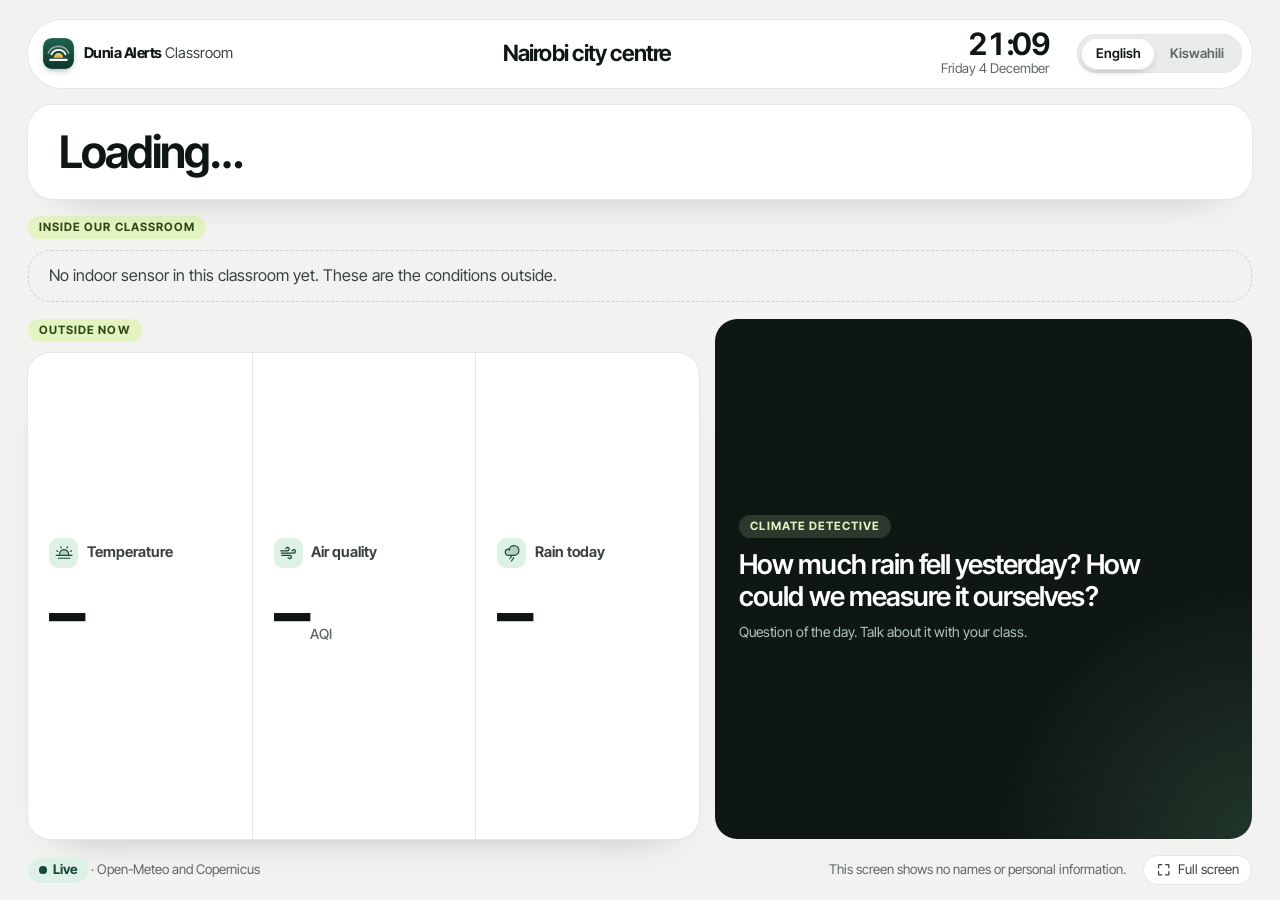
<file: classroom.html>
<!doctype html>
<html lang="en">
<head>
<meta charset="utf-8">
<meta name="viewport" content="width=device-width, initial-scale=1, viewport-fit=cover">
<title>Dunia Alerts · Classroom screen</title>
<meta name="description" content="A wall screen for the classroom: temperature, fresh air, dust and humidity inside, the weather and air outside, in English and Kiswahili. Part of Dunia Alerts.">
<link rel="canonical" href="https://alerts.duniaendelevu.org/classroom">
<meta property="og:type" content="website">
<meta property="og:site_name" content="Dunia Alerts">
<meta property="og:title" content="Dunia Alerts · Classroom screen">
<meta property="og:description" content="Live classroom conditions for learners, in English and Kiswahili.">
<meta property="og:url" content="https://alerts.duniaendelevu.org/classroom">
<meta property="og:image" content="https://alerts.duniaendelevu.org/og-image.png">
<meta property="og:image:width" content="1200">
<meta property="og:image:height" content="630">
<meta property="og:image:alt" content="Dunia Alerts: early warnings that reach children at school.">
<meta property="og:locale" content="en_KE">
<meta name="twitter:card" content="summary_large_image">
<meta name="twitter:title" content="Dunia Alerts · Classroom screen">
<meta name="twitter:description" content="Live classroom conditions for learners, in English and Kiswahili.">
<meta name="twitter:image" content="https://alerts.duniaendelevu.org/og-image.png">
<meta name="theme-color" content="#F2F3F1">
<link rel="icon" href="favicon.svg" type="image/svg+xml">
<link rel="apple-touch-icon" href="apple-touch-icon.png">
<link rel="manifest" href="site.webmanifest">
<link rel="preload" href="assets/fonts/inter-tight-latin-wght-normal.woff2" as="font" type="font/woff2" crossorigin>
<link rel="stylesheet" href="assets/classroom.css">
</head>
<body>
<div class="cr" id="cr">
  <header class="cr-top">
    <div class="cr-brand"><span class="cr-mark" aria-hidden="true"></span><span><b>Dunia Alerts</b> <span id="appName">Classroom</span></span></div>
    <div class="cr-where"><b id="roomName">Classroom</b><span id="schoolName"></span></div>
    <div class="cr-clock"><span class="cr-time" id="time">--:--</span><span id="date"></span></div>
    <div class="cr-lang" role="group" aria-label="Language / Lugha">
      <button type="button" data-lang="en" aria-pressed="true">English</button>
      <button type="button" data-lang="sw" aria-pressed="false">Kiswahili</button>
    </div>
  </header>

  <main class="cr-main" id="main">
    <section class="cr-head" id="head" role="status" aria-live="polite">
      <span class="cr-head__icon" id="headIcon" aria-hidden="true"></span>
      <div><h1 id="headline">Loading…</h1><p id="headSub"></p></div>
    </section>

    <section class="cr-sec" aria-labelledby="inTitle">
      <h2 class="cr-label" id="inTitle">Inside our classroom</h2>
      <div class="cr-tiles" id="inside"></div>
    </section>

    <div class="cr-row">
      <section class="cr-sec cr-out" aria-labelledby="outTitle">
        <h2 class="cr-label" id="outTitle">Outside now</h2>
        <div class="cr-outgrid" id="outside"></div>
      </section>
      <section class="cr-sec cr-q" aria-labelledby="qTitle">
        <h2 class="cr-label" id="qTitle">Climate Detective</h2>
        <p class="cr-q__text" id="question"></p>
        <p class="cr-q__hint" id="qHint"></p>
      </section>
    </div>
  </main>

  <footer class="cr-foot">
    <span id="status"></span>
    <span id="privacy"></span>
    <button class="cr-fs" type="button" id="fs"><svg viewBox="0 0 24 24" aria-hidden="true"><path d="M4 9V5a1 1 0 0 1 1-1h4M15 4h4a1 1 0 0 1 1 1v4M20 15v4a1 1 0 0 1-1 1h-4M9 20H5a1 1 0 0 1-1-1v-4"/></svg><span id="fsLabel">Full screen</span></button>
  </footer>
</div>
<noscript><p style="padding:24px;font:18px system-ui">The classroom screen needs JavaScript. <a href="/">About Dunia Alerts</a>.</p></noscript>
<script src="assets/config.js"></script>
<script src="assets/classroom.js"></script>
</body>
</html>
</file>
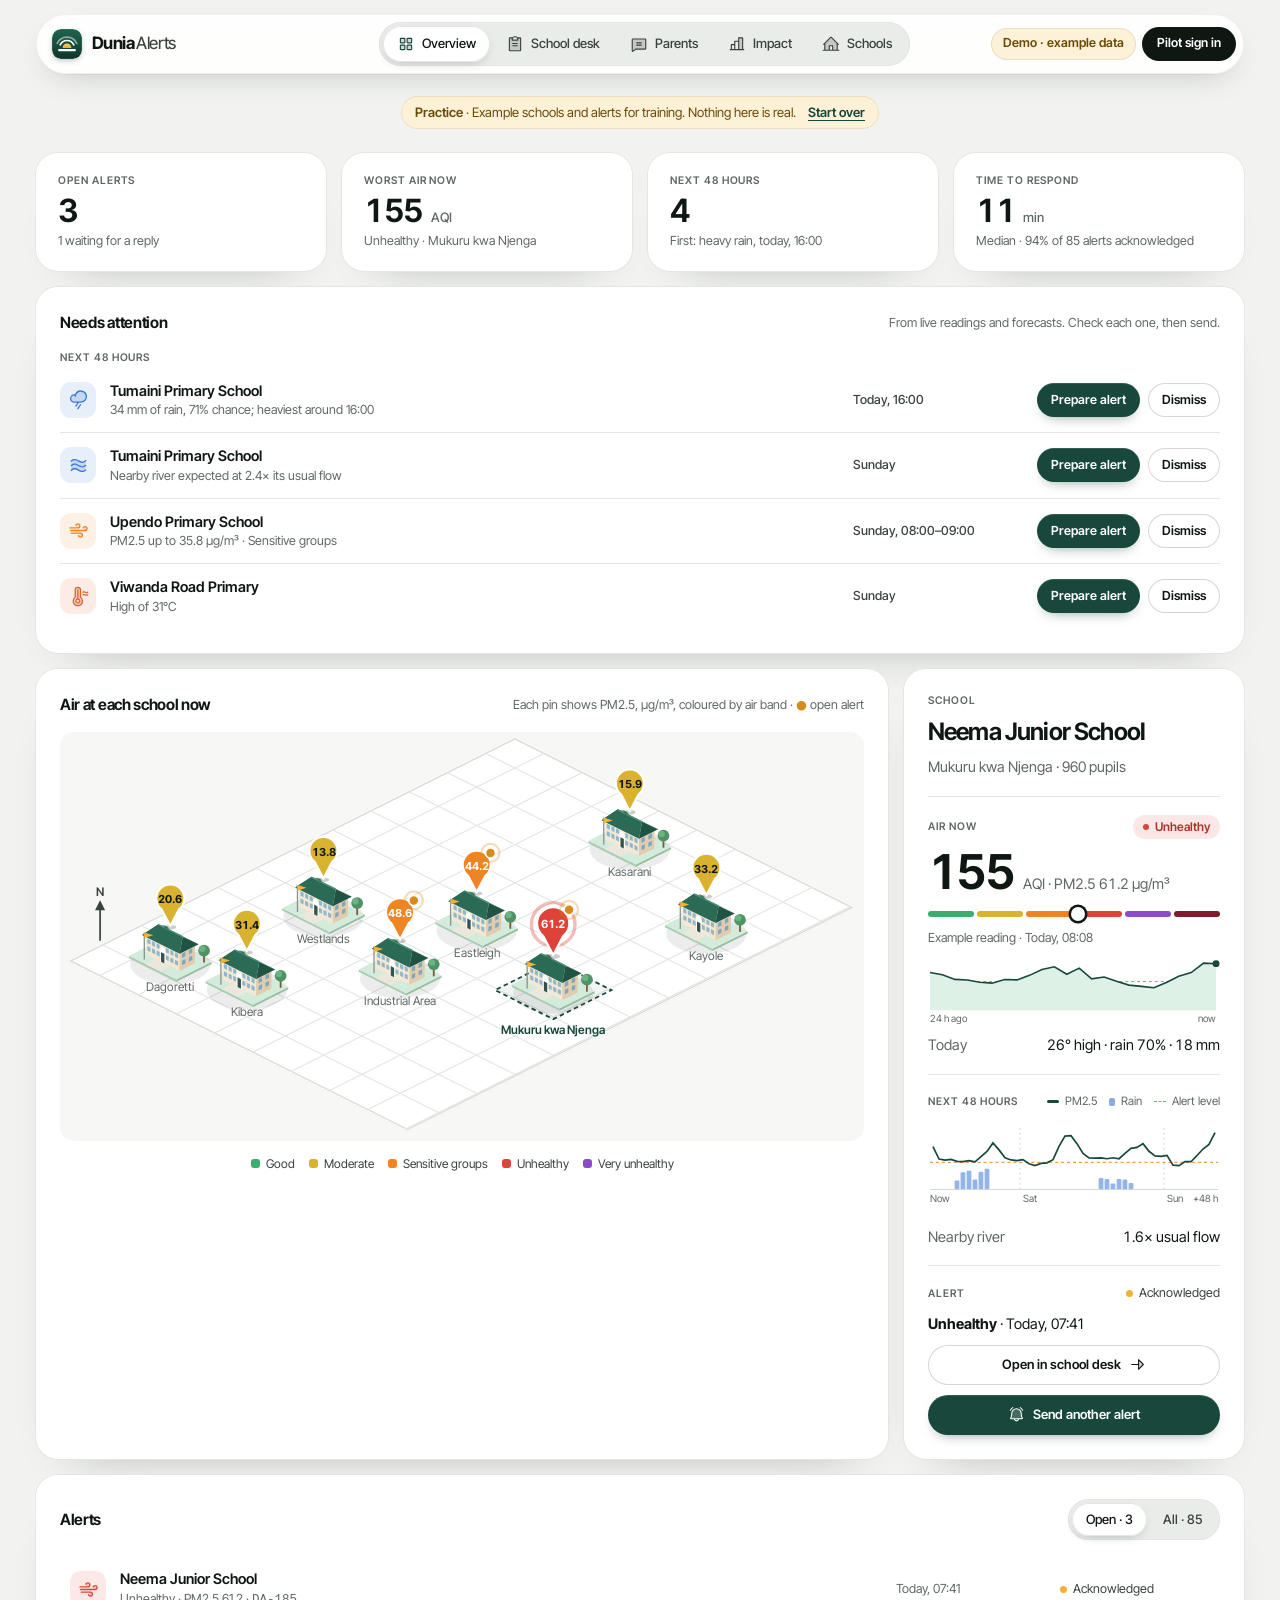
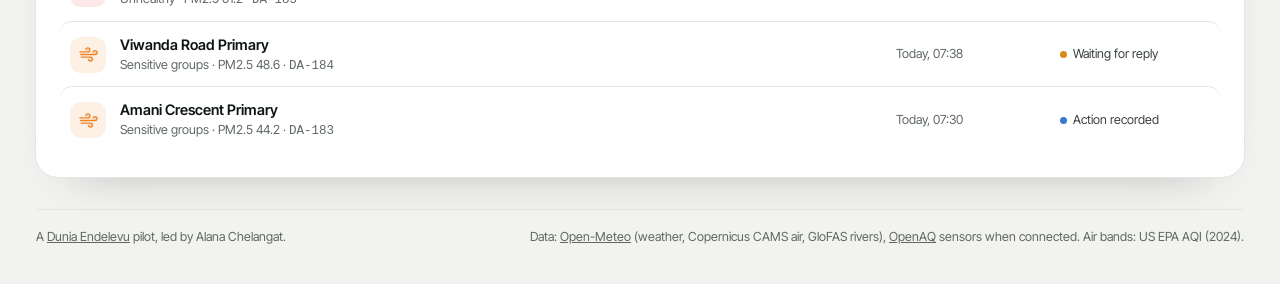
<file: demo.html>
<!doctype html>
<html lang="en" data-mode="demo">
<head>
<meta charset="utf-8">
<meta name="viewport" content="width=device-width, initial-scale=1, viewport-fit=cover">
<title>Dunia Alerts · Demo with example schools</title>
<meta name="description" content="Try the Dunia Alerts dashboard with made-up schools and example data: early warnings for air, heat, rain and rivers at schools in Nairobi.">
<link rel="canonical" href="https://alerts.duniaendelevu.org/demo">

<meta property="og:type" content="website">
<meta property="og:site_name" content="Dunia Alerts">
<meta property="og:title" content="Dunia Alerts · Demo with example schools">
<meta property="og:description" content="Try the Dunia Alerts dashboard with made-up schools and example data: early warnings for air, heat, rain and rivers at schools in Nairobi.">
<meta property="og:image" content="https://alerts.duniaendelevu.org/og-image.png">
<meta property="og:image:width" content="1200">
<meta property="og:image:height" content="630">
<meta property="og:image:alt" content="Dunia Alerts: early warnings that reach children at school, shown on a laptop.">
<meta property="og:locale" content="en_KE">
<meta property="og:url" content="https://alerts.duniaendelevu.org/demo">
<meta name="twitter:card" content="summary_large_image">
<meta name="twitter:title" content="Dunia Alerts · Demo with example schools">
<meta name="twitter:description" content="Try the Dunia Alerts dashboard with made-up schools and example data: early warnings for air, heat, rain and rivers at schools in Nairobi.">
<meta name="twitter:image" content="https://alerts.duniaendelevu.org/og-image.png">
<meta name="theme-color" content="#F2F3F1">
<link rel="icon" href="/favicon.svg" type="image/svg+xml">
<link rel="icon" href="/favicon-192.png" type="image/png" sizes="192x192">
<link rel="apple-touch-icon" href="/apple-touch-icon.png">
<link rel="manifest" href="/site.webmanifest">
<link rel="preload" href="/assets/fonts/inter-tight-latin-wght-normal.woff2" as="font" type="font/woff2" crossorigin>
<link rel="stylesheet" href="/assets/app.css">
</head>
<body>
<a class="skip" href="#view">Skip to content</a>
<div class="wrap">
  <header class="top">
    <a class="brand" href="/" aria-label="Dunia Alerts home">
      <span class="brand__mark" aria-hidden="true"></span>
      <span class="brand__name">Dunia <span class="brand__sub">Alerts</span></span>
    </a>
    <nav class="tabs" aria-label="Views">
      <button type="button" data-view="overview"><svg class="pi" aria-hidden="true"><use href="/assets/icons.svg#overview"/></svg><span>Overview</span></button>
      <button type="button" data-view="desk"><svg class="pi" aria-hidden="true"><use href="/assets/icons.svg#desk"/></svg><span>School desk</span></button>
      <button type="button" data-view="parents"><svg class="pi" aria-hidden="true"><use href="/assets/icons.svg#parents"/></svg><span>Parents</span></button>
      <button type="button" data-view="impact"><svg class="pi" aria-hidden="true"><use href="/assets/icons.svg#impact"/></svg><span>Impact</span></button>
      <button type="button" data-view="schools"><svg class="pi" aria-hidden="true"><use href="/assets/icons.svg#school"/></svg><span>Schools</span></button>
    </nav>
    <div class="bar-end">
      <span class="demo-chip">Demo · example data</span>
      <a class="btn-ghost" href="/login">Pilot sign in</a>
    </div>
  </header>
  <div class="note" id="note" role="status"><span><b>Practice</b> · Example schools and alerts for training. Nothing here is real.</span><button class="link" type="button" data-action="reset-demo">Start over</button></div>
  <main id="view" tabindex="-1">
    <section class="card"><div class="empty"><h1 class="h">Dunia Alerts demo</h1><p>Made-up schools and example data, so you can try every step safely.</p><noscript><p>The dashboard needs JavaScript. Read <a href="/">how Dunia Alerts works</a>.</p></noscript></div></section>
  </main>
  <footer class="foot">
    <span>A <a href="https://duniaendelevu.org/" rel="noopener">Dunia Endelevu</a> pilot, led by Alana Chelangat.</span>
    <span>Data: <a href="https://open-meteo.com/" target="_blank" rel="noopener">Open-Meteo</a> (weather, Copernicus CAMS air, GloFAS rivers), <a href="https://openaq.org/" target="_blank" rel="noopener">OpenAQ</a> sensors when connected. Air bands: US EPA AQI (2024).</span>
  </footer>
</div>
<div class="toast" id="toast" role="status" aria-live="polite"></div>
<input type="file" id="restoreFile" accept="application/json,.json" hidden>
<script src="/assets/config.js"></script>
<script src="/assets/app.js"></script>
</body>
</html>
</file>
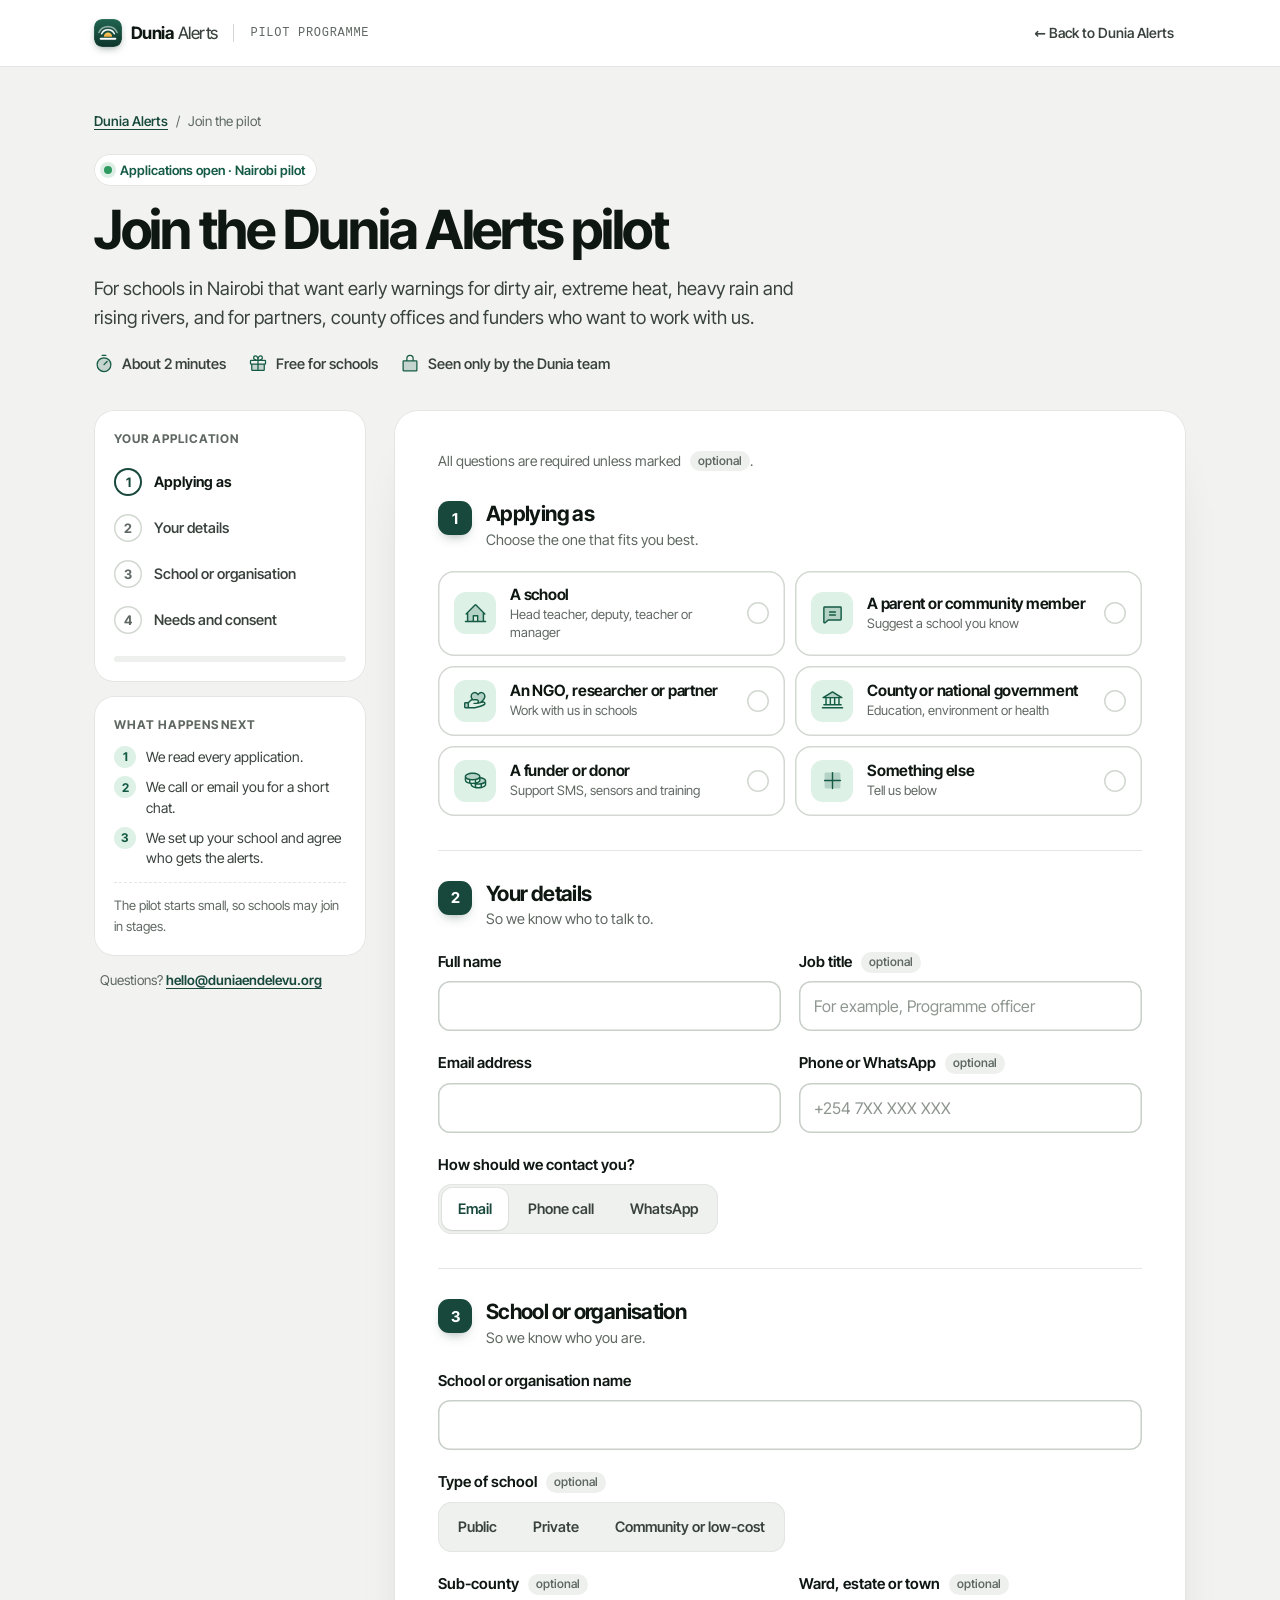
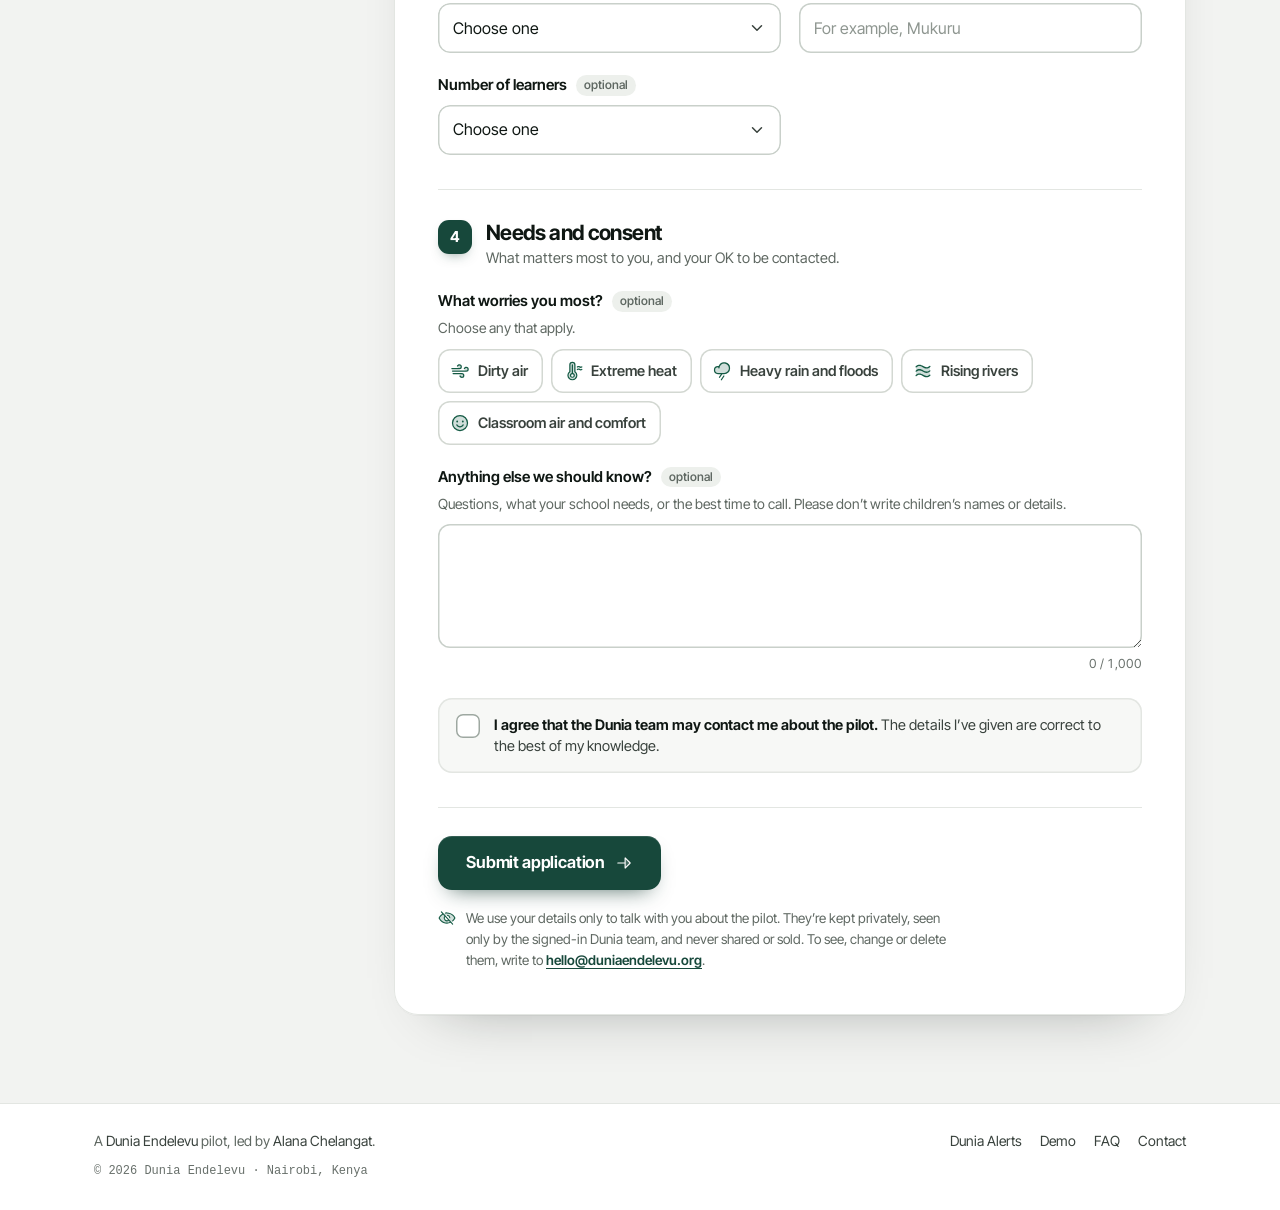
<file: join.html>
<!doctype html>
<html lang="en">
<head>
<meta charset="utf-8">
<meta name="viewport" content="width=device-width, initial-scale=1, viewport-fit=cover">
<title>Join the pilot · Dunia Alerts</title>
<meta name="description" content="Apply to join the free Dunia Alerts pilot in Nairobi: early warnings for air, heat, heavy rain and rivers for your school. Takes about two minutes. Partners and funders welcome.">
<link rel="canonical" href="https://alerts.duniaendelevu.org/join">
<meta name="robots" content="index, follow, max-image-preview:large">
<meta name="theme-color" content="#F2F3F1">
<meta name="author" content="Dunia Endelevu">
<meta property="og:type" content="website">
<meta property="og:site_name" content="Dunia Alerts">
<meta property="og:title" content="Join the Dunia Alerts pilot">
<meta property="og:description" content="Free early warnings for Nairobi schools: air, heat, heavy rain and rivers, one clear step for the head teacher, and messages for parents in English and Kiswahili.">
<meta property="og:url" content="https://alerts.duniaendelevu.org/join">
<meta property="og:image" content="https://alerts.duniaendelevu.org/og-image.png">
<meta property="og:image:width" content="1200">
<meta property="og:image:height" content="630">
<meta property="og:image:alt" content="Dunia Alerts: early warnings that reach children at school, shown on a laptop.">
<meta property="og:locale" content="en_KE">
<meta name="twitter:card" content="summary_large_image">
<meta name="twitter:title" content="Join the Dunia Alerts pilot">
<meta name="twitter:description" content="Free early warnings for Nairobi schools. Apply in two minutes.">
<meta name="twitter:image" content="https://alerts.duniaendelevu.org/og-image.png">
<link rel="icon" href="/favicon.svg" type="image/svg+xml">
<link rel="icon" href="/favicon-192.png" type="image/png" sizes="192x192">
<link rel="apple-touch-icon" href="/apple-touch-icon.png">
<link rel="manifest" href="/site.webmanifest">
<link rel="preload" href="/assets/fonts/inter-tight-latin-wght-normal.woff2" as="font" type="font/woff2" crossorigin>
<link rel="stylesheet" href="/assets/site.css">
<script src="/assets/join.js" defer></script>
<script type="application/ld+json">{"@context": "https://schema.org", "@graph": [{"@type": "WebPage", "@id": "https://alerts.duniaendelevu.org/join#webpage", "url": "https://alerts.duniaendelevu.org/join", "name": "Join the Dunia Alerts pilot", "description": "Apply to join the free Dunia Alerts pilot: early warnings for air, heat, heavy rain and rivers for schools in Nairobi. Partners, county offices and funders are welcome too.", "isPartOf": {"@id": "https://alerts.duniaendelevu.org/#website"}, "about": {"@id": "https://alerts.duniaendelevu.org/#app"}, "inLanguage": "en", "dateModified": "2026-11-14", "potentialAction": {"@type": "JoinAction", "target": "https://alerts.duniaendelevu.org/join#form", "object": {"@id": "https://alerts.duniaendelevu.org/#app"}}}, {"@type": "BreadcrumbList", "itemListElement": [{"@type": "ListItem", "position": 1, "name": "Dunia Alerts", "item": "https://alerts.duniaendelevu.org/"}, {"@type": "ListItem", "position": 2, "name": "Join the pilot", "item": "https://alerts.duniaendelevu.org/join"}]}]}</script>
</head>
<body class="ap-page">
<a class="skip" href="#form">Skip to the form</a>

<header class="ap-top">
  <div class="ap-top__in">
    <a class="brand" href="/" aria-label="Dunia Alerts home"><span class="brand__mark" aria-hidden="true"></span>Dunia <span class="brand__sub">Alerts</span></a>
    <span class="ap-top__label">Pilot programme</span>
    <a class="ap-top__back" href="/"><span aria-hidden="true">← </span><span class="ap-top__long">Back to Dunia Alerts</span><span class="ap-top__short">Home</span></a>
  </div>
</header>

<main id="main" class="ap">
  <section class="ap-hero">
    <nav class="ap-crumbs" aria-label="Breadcrumb"><a href="/">Dunia Alerts</a><span aria-hidden="true">/</span><span aria-current="page">Join the pilot</span></nav>
    <p class="ap-status"><span class="ap-status__dot" aria-hidden="true"></span>Applications open · Nairobi pilot</p>
    <h1 class="ap-h1">Join the Dunia Alerts pilot</h1>
    <p class="ap-lede">For schools in Nairobi that want early warnings for dirty air, extreme heat, heavy rain and rising rivers, and for partners, county offices and funders who want to work with us.</p>
    <ul class="ap-meta">
      <li><svg class="ic" aria-hidden="true"><use href="/assets/icons.svg#time"/></svg>About 2 minutes</li>
      <li><svg class="ic" aria-hidden="true"><use href="/assets/icons.svg#free"/></svg>Free for schools</li>
      <li><svg class="ic" aria-hidden="true"><use href="/assets/icons.svg#lock"/></svg>Seen only by the Dunia team</li>
    </ul>
  </section>

  <div class="ap-grid">
    <aside class="ap-rail" aria-label="Form progress">
      <div class="ap-rail__box">
        <p class="ap-rail__h">Your application</p>
        <ol class="ap-steps" id="steps">
          <li data-step="s1"><span class="ap-steps__n">1</span><a href="#s1">Applying as</a></li>
          <li data-step="s2"><span class="ap-steps__n">2</span><a href="#s2">Your details</a></li>
          <li data-step="s3"><span class="ap-steps__n">3</span><a href="#s3">School or organisation</a></li>
          <li data-step="s4"><span class="ap-steps__n">4</span><a href="#s4">Needs and consent</a></li>
        </ol>
        <div class="ap-bar" aria-hidden="true"><span id="bar"></span></div>
      </div>
      <div class="ap-rail__box ap-next">
        <p class="ap-rail__h">What happens next</p>
        <ol>
          <li>We read every application.</li>
          <li>We call or email you for a short chat.</li>
          <li>We set up your school and agree who gets the alerts.</li>
        </ol>
        <p class="ap-next__note">The pilot starts small, so schools may join in stages.</p>
      </div>
      <p class="ap-help">Questions? <a href="mailto:hello@duniaendelevu.org">hello@duniaendelevu.org</a></p>
    </aside>

    <section class="ap-card" id="form" aria-labelledby="form-h" tabindex="-1">
      <h2 class="sr" id="form-h">Application form</h2>
      <form id="join" method="post" action="/api/join" novalidate>
        <div class="ap-errors" id="errors" role="alert" tabindex="-1" hidden>
          <h3>Please check your application</h3>
          <ul id="error-list"></ul>
        </div>
        <div class="msg" id="msg" role="alert" hidden></div>
        <p class="ap-req">All questions are required unless marked <span class="opt">optional</span>.</p>

        <fieldset class="ap-sec" id="s1">
          <legend class="ap-sec__head"><span class="ap-sec__n">1</span><span><b>Applying as</b><small>Choose the one that fits you best.</small></span></legend>
          <p class="ap-err" id="type-err" hidden></p>
          <div class="ap-types">
            <label class="ap-type"><input type="radio" name="type" value="school" aria-describedby="type-err"><span class="ap-type__card"><span class="ap-type__ic"><svg class="ic" aria-hidden="true"><use href="/assets/icons.svg#school"/></svg></span><span class="ap-type__t"><b>A school</b><small>Head teacher, deputy, teacher or manager</small></span><span class="ap-type__tick" aria-hidden="true"><svg class="tk" viewBox="0 0 24 24" aria-hidden="true"><path d="M5 12.5l4.5 4.5L19 7.5"/></svg></span></span></label>
            <label class="ap-type"><input type="radio" name="type" value="parent" aria-describedby="type-err"><span class="ap-type__card"><span class="ap-type__ic"><svg class="ic" aria-hidden="true"><use href="/assets/icons.svg#parents"/></svg></span><span class="ap-type__t"><b>A parent or community member</b><small>Suggest a school you know</small></span><span class="ap-type__tick" aria-hidden="true"><svg class="tk" viewBox="0 0 24 24" aria-hidden="true"><path d="M5 12.5l4.5 4.5L19 7.5"/></svg></span></span></label>
            <label class="ap-type"><input type="radio" name="type" value="partner" aria-describedby="type-err"><span class="ap-type__card"><span class="ap-type__ic"><svg class="ic" aria-hidden="true"><use href="/assets/icons.svg#support"/></svg></span><span class="ap-type__t"><b>An NGO, researcher or partner</b><small>Work with us in schools</small></span><span class="ap-type__tick" aria-hidden="true"><svg class="tk" viewBox="0 0 24 24" aria-hidden="true"><path d="M5 12.5l4.5 4.5L19 7.5"/></svg></span></span></label>
            <label class="ap-type"><input type="radio" name="type" value="gov" aria-describedby="type-err"><span class="ap-type__card"><span class="ap-type__ic"><svg class="ic" aria-hidden="true"><use href="/assets/icons.svg#policy"/></svg></span><span class="ap-type__t"><b>County or national government</b><small>Education, environment or health</small></span><span class="ap-type__tick" aria-hidden="true"><svg class="tk" viewBox="0 0 24 24" aria-hidden="true"><path d="M5 12.5l4.5 4.5L19 7.5"/></svg></span></span></label>
            <label class="ap-type"><input type="radio" name="type" value="funder" aria-describedby="type-err"><span class="ap-type__card"><span class="ap-type__ic"><svg class="ic" aria-hidden="true"><use href="/assets/icons.svg#cost"/></svg></span><span class="ap-type__t"><b>A funder or donor</b><small>Support SMS, sensors and training</small></span><span class="ap-type__tick" aria-hidden="true"><svg class="tk" viewBox="0 0 24 24" aria-hidden="true"><path d="M5 12.5l4.5 4.5L19 7.5"/></svg></span></span></label>
            <label class="ap-type"><input type="radio" name="type" value="other" aria-describedby="type-err"><span class="ap-type__card"><span class="ap-type__ic"><svg class="ic" aria-hidden="true"><use href="/assets/icons.svg#plus"/></svg></span><span class="ap-type__t"><b>Something else</b><small>Tell us below</small></span><span class="ap-type__tick" aria-hidden="true"><svg class="tk" viewBox="0 0 24 24" aria-hidden="true"><path d="M5 12.5l4.5 4.5L19 7.5"/></svg></span></span></label>
          </div>
        </fieldset>

        <fieldset class="ap-sec" id="s2">
          <legend class="ap-sec__head"><span class="ap-sec__n">2</span><span><b>Your details</b><small>So we know who to talk to.</small></span></legend>
          <div class="ap-row">
            <div class="ap-field" data-f="name">
              <label for="name">Full name</label>
              <p class="ap-err" id="name-err" hidden></p>
              <input class="ap-input" id="name" name="name" type="text" autocomplete="name" maxlength="80" aria-describedby="name-err">
            </div>
            <div class="ap-field" data-f="title">
              <label for="title">Job title <span class="opt">optional</span></label>
              <input class="ap-input" id="title" name="title" type="text" autocomplete="organization-title" maxlength="80" placeholder="For example, Head teacher">
            </div>
          </div>
          <div class="ap-row">
            <div class="ap-field" data-f="email">
              <label for="email">Email address</label>
              <p class="ap-err" id="email-err" hidden></p>
              <input class="ap-input" id="email" name="email" type="email" inputmode="email" autocomplete="email" autocapitalize="none" spellcheck="false" maxlength="254" aria-describedby="email-err">
            </div>
            <div class="ap-field" data-f="phone">
              <label for="phone">Phone or WhatsApp <span class="opt" id="phone-opt">optional</span></label>
              <p class="ap-err" id="phone-err" hidden></p>
              <input class="ap-input" id="phone" name="phone" type="tel" inputmode="tel" autocomplete="tel" maxlength="24" placeholder="+254 7XX XXX XXX" aria-describedby="phone-err">
            </div>
          </div>
          <div class="ap-field">
            <span class="ap-label" id="contact-l">How should we contact you?</span>
            <div class="ap-seg" role="radiogroup" aria-labelledby="contact-l">
              <label><input type="radio" name="contact" value="email" checked><span>Email</span></label>
              <label><input type="radio" name="contact" value="call"><span>Phone call</span></label>
              <label><input type="radio" name="contact" value="whatsapp"><span>WhatsApp</span></label>
            </div>
          </div>
        </fieldset>

        <fieldset class="ap-sec" id="s3">
          <legend class="ap-sec__head"><span class="ap-sec__n">3</span><span><b id="s3-title">School or organisation</b><small id="s3-sub">Where the alerts would go.</small></span></legend>
          <div class="ap-field" data-f="org">
            <label for="org" id="org-l">School or organisation name</label>
            <p class="ap-err" id="org-err" hidden></p>
            <input class="ap-input" id="org" name="org" type="text" autocomplete="organization" maxlength="120" aria-describedby="org-err">
          </div>
          <div class="ap-field" data-school>
            <span class="ap-label" id="stype-l">Type of school <span class="opt">optional</span></span>
            <div class="ap-seg" role="radiogroup" aria-labelledby="stype-l">
              <label><input type="radio" name="schoolType" value="public"><span>Public</span></label>
              <label><input type="radio" name="schoolType" value="private"><span>Private</span></label>
              <label><input type="radio" name="schoolType" value="community"><span>Community or low-cost</span></label>
            </div>
          </div>
          <div class="ap-row">
            <div class="ap-field">
              <label for="subcounty">Sub-county <span class="opt">optional</span></label>
              <select class="ap-input ap-select" id="subcounty" name="subcounty">
                <option value="">Choose one</option>
                <optgroup label="Nairobi">
                  <option value="dagoretti-north">Dagoretti North</option>
                  <option value="dagoretti-south">Dagoretti South</option>
                  <option value="embakasi-central">Embakasi Central</option>
                  <option value="embakasi-east">Embakasi East</option>
                  <option value="embakasi-north">Embakasi North</option>
                  <option value="embakasi-south">Embakasi South</option>
                  <option value="embakasi-west">Embakasi West</option>
                  <option value="kamukunji">Kamukunji</option>
                  <option value="kasarani">Kasarani</option>
                  <option value="kibra">Kibra</option>
                  <option value="langata">Lang’ata</option>
                  <option value="makadara">Makadara</option>
                  <option value="mathare">Mathare</option>
                  <option value="roysambu">Roysambu</option>
                  <option value="ruaraka">Ruaraka</option>
                  <option value="starehe">Starehe</option>
                  <option value="westlands">Westlands</option>
                </optgroup>
                <option value="outside">Outside Nairobi</option>
              </select>
            </div>
            <div class="ap-field">
              <label for="area">Ward, estate or town <span class="opt">optional</span></label>
              <input class="ap-input" id="area" name="area" type="text" autocomplete="address-level3" maxlength="80" placeholder="For example, Mukuru">
            </div>
          </div>
          <div class="ap-field ap-field--half" data-school>
            <label for="learners">Number of learners <span class="opt">optional</span></label>
            <select class="ap-input ap-select" id="learners" name="learners">
              <option value="">Choose one</option>
              <option value="u300">Under 300</option>
              <option value="300-700">300 to 700</option>
              <option value="700-1500">700 to 1,500</option>
              <option value="1500+">Over 1,500</option>
            </select>
          </div>
        </fieldset>

        <fieldset class="ap-sec" id="s4">
          <legend class="ap-sec__head"><span class="ap-sec__n">4</span><span><b>Needs and consent</b><small>What matters most to you, and your OK to be contacted.</small></span></legend>
          <div class="ap-field">
            <span class="ap-label" id="concerns-l">What worries you most? <span class="opt">optional</span></span>
            <p class="ap-hint">Choose any that apply.</p>
            <div class="ap-picks" role="group" aria-labelledby="concerns-l">
              <label class="ap-pick"><input type="checkbox" name="concerns" value="air"><span><svg class="ic" aria-hidden="true"><use href="/assets/icons.svg#air"/></svg>Dirty air</span></label>
              <label class="ap-pick"><input type="checkbox" name="concerns" value="heat"><span><svg class="ic" aria-hidden="true"><use href="/assets/icons.svg#heat"/></svg>Extreme heat</span></label>
              <label class="ap-pick"><input type="checkbox" name="concerns" value="rain"><span><svg class="ic" aria-hidden="true"><use href="/assets/icons.svg#rain"/></svg>Heavy rain and floods</span></label>
              <label class="ap-pick"><input type="checkbox" name="concerns" value="river"><span><svg class="ic" aria-hidden="true"><use href="/assets/icons.svg#river"/></svg>Rising rivers</span></label>
              <label class="ap-pick"><input type="checkbox" name="concerns" value="room"><span><svg class="ic" aria-hidden="true"><use href="/assets/icons.svg#comfort"/></svg>Classroom air and comfort</span></label>
            </div>
          </div>
          <div class="ap-field">
            <label for="message">Anything else we should know? <span class="opt">optional</span></label>
            <p class="ap-hint" id="message-hint">Questions, what your school needs, or the best time to call. Please don’t write children’s names or details.</p>
            <textarea class="ap-input ap-textarea" id="message" name="message" rows="4" maxlength="1000" aria-describedby="message-hint"></textarea>
            <p class="ap-count" aria-live="polite"><span id="count">0</span> / 1,000</p>
          </div>

          <div class="hp" aria-hidden="true"><label for="website">Leave this empty</label><input id="website" name="website" type="text" tabindex="-1" autocomplete="off"></div>

          <div class="ap-declare" data-f="consent">
            <p class="ap-err" id="consent-err" hidden></p>
            <label class="ap-check" for="consent">
              <input type="checkbox" id="consent" name="consent" aria-describedby="consent-err">
              <span class="ap-check__box" aria-hidden="true"><svg class="tk" viewBox="0 0 24 24" aria-hidden="true"><path d="M5 12.5l4.5 4.5L19 7.5"/></svg></span>
              <span><b>I agree that the Dunia team may contact me about the pilot.</b> The details I’ve given are correct to the best of my knowledge.</span>
            </label>
          </div>
        </fieldset>

        <div class="ap-submit">
          <button class="ap-btn" id="submit" type="submit"><span>Submit application</span><svg class="ic ic--arrow" aria-hidden="true"><use href="/assets/icons.svg#arrow"/></svg></button>
          <p class="ap-privacy"><svg class="ic" aria-hidden="true"><use href="/assets/icons.svg#privacy"/></svg><span>We use your details only to talk with you about the pilot. They’re kept privately, seen only by the signed-in Dunia team, and never shared or sold. To see, change or delete them, write to <a href="mailto:hello@duniaendelevu.org">hello@duniaendelevu.org</a>.</span></p>
        </div>
        <noscript><p class="msg msg--bad">This form needs JavaScript. You can also write to <a href="mailto:hello@duniaendelevu.org">hello@duniaendelevu.org</a> with your name, your school or organisation, and how to reach you.</p></noscript>
      </form>

      <div class="ap-done" id="done" hidden>
        <div class="ap-done__badge"><svg class="tk" viewBox="0 0 24 24" aria-hidden="true"><path d="M5 12.5l4.5 4.5L19 7.5"/></svg></div>
        <h2 id="done-h" tabindex="-1">Application received</h2>
        <p id="done-p">Thank you. The Dunia team reads every application and will get in touch about the next step.</p>
        <div class="ap-ref">
          <span class="ap-ref__l">Your reference</span>
          <span class="ap-ref__v" id="ref">DA-······</span>
          <button type="button" class="ap-ref__copy" id="copy"><svg class="ic" aria-hidden="true"><use href="/assets/icons.svg#copy"/></svg><span>Copy</span></button>
        </div>
        <p class="ap-done__small">Keep this reference. Quote it if you write to us at <a href="mailto:hello@duniaendelevu.org">hello@duniaendelevu.org</a>.</p>
        <ol class="ap-timeline">
          <li class="is-done"><b>Application received</b><span>Just now</span></li>
          <li><b>A short call or email</b><span>The Dunia team gets in touch</span></li>
          <li><b>Set-up</b><span>We add your school and agree who gets the alerts</span></li>
        </ol>
        <div class="ap-done__btns">
          <a class="ap-btn ap-btn--ghost" href="/demo">See the demo</a>
          <a class="ap-btn ap-btn--ghost" href="/">Back to Dunia Alerts</a>
        </div>
      </div>
    </section>
  </div>
</main>

<footer class="ap-foot">
  <div class="ap-foot__in">
    <p>A <a href="https://duniaendelevu.org/">Dunia Endelevu</a> pilot, led by <a href="https://alanachelangat.com/">Alana Chelangat</a>.</p>
    <nav aria-label="Footer"><a href="/">Dunia Alerts</a><a href="/demo">Demo</a><a href="/#faq">FAQ</a><a href="mailto:hello@duniaendelevu.org">Contact</a></nav>
    <p class="ap-foot__c">© <span data-year>2026</span> Dunia Endelevu · Nairobi, Kenya</p>
  </div>
</footer>
</body>
</html>
</file>
<file: assets/site.css>
/* Dunia Alerts · public pages (home and sign in). Quiet and light: thin frame lines, one ink,
   one evergreen accent, a mint highlight and a lime label, colour kept for meaning.
   Icons: assets/icons.svg (Phosphor Icons, duotone, MIT). */
@font-face { font-family: "Inter Tight"; src: url("fonts/inter-tight-latin-wght-normal.woff2") format("woff2"); font-weight: 100 900; font-display: swap; }

:root {
  color-scheme: light;
  --bg: #F2F3F1;
  --paper: #F7F8F6;
  --card: #FFFFFF;
  --line: #E3E6E2;
  --line-2: #D3D8D2;
  --ink: #0F1713;
  --ink-2: #39423D;
  --muted: #5F6862;
  --faint: #68706B;
  --accent: #17483B;
  --accent-2: #0F362C;
  --mint: #DDF1E6;
  --mint-ink: #145A44;
  --mint-edge: #BEE0CD;
  --lime: #E3F4C2;
  --lime-ink: #2D4A10;
  --sun: #F2B233;
  --rain: #2F6FCB; --heat: #D9541F; --air: #D9731A; --river: #1F7F90;
  --ui: "Inter Tight", system-ui, -apple-system, "Segoe UI", Roboto, sans-serif;
  --mono: ui-monospace, "SFMono-Regular", Menlo, Consolas, monospace;
  --frame: min(1180px, calc(100vw - 32px));
  --pad: clamp(20px, 5vw, 72px);
  --r: 22px;
  --ease: cubic-bezier(.16, 1, .3, 1);
}
* { box-sizing: border-box; }
html { -webkit-text-size-adjust: 100%; scroll-behavior: smooth; scroll-padding-top: 96px; }
body { margin: 0; background: var(--bg); color: var(--ink); font-family: var(--ui); font-size: 16px; line-height: 1.55; -webkit-font-smoothing: antialiased; text-rendering: optimizeLegibility; }
img { max-width: 100%; height: auto; display: block; }
figure { margin: 0; }
a { color: inherit; }
button, input { font: inherit; color: inherit; }
:focus-visible { outline: 2px solid var(--accent); outline-offset: 3px; border-radius: 8px; }
.skip { position: absolute; left: -9999px; top: 8px; z-index: 99; padding: 10px 14px; border-radius: 10px; background: var(--ink); color: #fff; }
.skip:focus { left: 16px; }
.sr { position: absolute; width: 1px; height: 1px; overflow: hidden; clip: rect(0 0 0 0); white-space: nowrap; }
.nw { white-space: nowrap; }
.center { text-align: center; }

/* Icons: duotone, coloured by the text colour */
.ic { flex: none; width: 1.25em; height: 1.25em; fill: currentColor; }
.ic--arrow { width: 17px; height: 17px; transition: transform .2s var(--ease); }
a:hover > .ic--arrow { transform: translateX(3px); }
.tile { --c: var(--accent); display: inline-grid; place-items: center; flex: none; width: 44px; height: 44px; border-radius: 13px; color: var(--c); background: var(--mint); background: color-mix(in srgb, var(--c) 11%, #fff); box-shadow: inset 0 0 0 1px color-mix(in srgb, var(--c) 20%, #fff), 0 1px 0 #fff; }
.tile .ic { width: 24px; height: 24px; }
.tile--lg { width: 50px; height: 50px; border-radius: 15px; }
.tile--lg .ic { width: 27px; height: 27px; }

/* The frame: one centred column with hairline sides; sections divided by hairlines */
.frame { width: var(--frame); margin: 0 auto; border-left: 1px solid var(--line); border-right: 1px solid var(--line); background: var(--paper); }
.sec { position: relative; padding: clamp(56px, 8vw, 104px) var(--pad); border-top: 1px solid var(--line); }
.sec--tight { padding-top: clamp(36px, 5vw, 56px); padding-bottom: clamp(36px, 5vw, 56px); }

/* Navigation: a floating pill */
.nav { position: sticky; top: 14px; z-index: 30; display: flex; justify-content: center; padding: 14px 16px 0; pointer-events: none; }
.nav__bar { pointer-events: auto; display: flex; align-items: center; gap: 18px; width: min(840px, 100%); padding: 8px 8px 8px 16px; border-radius: 999px; background: rgba(255,255,255,.86); -webkit-backdrop-filter: saturate(160%) blur(14px); backdrop-filter: saturate(160%) blur(14px); box-shadow: 0 1px 0 rgba(15,23,19,.04), 0 12px 32px -14px rgba(15,23,19,.22), inset 0 0 0 1px rgba(15,23,19,.06); }
.brand { display: inline-flex; align-items: center; gap: 9px; text-decoration: none; font-weight: 700; letter-spacing: -0.035em; font-size: 16.5px; white-space: nowrap; color: var(--ink); }
.brand__mark { flex: none; width: 28px; height: 28px; border-radius: 8px; background: url(mark.svg) center / contain no-repeat; box-shadow: 0 3px 8px -3px rgba(14,53,43,.55); }
.brand__sub { margin-left: -4px; font-weight: 450; color: var(--ink-2); }
.nav__links { display: flex; gap: 2px; margin: 0 auto; }
.nav__links a { padding: 6px 10px; border-radius: 999px; font-size: 13.5px; font-weight: 500; color: var(--ink-2); text-decoration: none; transition: background-color .15s ease; }
.nav__links a:hover { background: var(--bg); color: var(--ink); }
.nav__end { display: flex; align-items: center; gap: 6px; }
.nav__signin { padding: 8px 12px; border-radius: 999px; font-size: 13.5px; font-weight: 550; text-decoration: none; color: var(--ink-2); white-space: nowrap; }
.nav__signin:hover { color: var(--ink); background: var(--bg); }
.nav__short { display: none; }

/* Buttons */
.btn { display: inline-flex; align-items: center; justify-content: center; gap: 9px; min-height: 46px; padding: 0 20px; border: 0; border-radius: 999px; font-size: 15px; font-weight: 600; letter-spacing: -0.01em; text-decoration: none; cursor: pointer; white-space: nowrap; transition: transform .2s var(--ease), background-color .15s ease, box-shadow .2s ease; }
.btn .ic { width: 18px; height: 18px; }
.btn--dark { background: var(--ink); color: #fff; box-shadow: 0 8px 18px -8px rgba(15,23,19,.55), inset 0 1px 0 rgba(255,255,255,.14); }
.btn--dark:hover { background: var(--accent-2); transform: translateY(-1px); }
.btn--light { background: var(--card); color: var(--ink); box-shadow: 0 6px 16px -10px rgba(15,23,19,.35), inset 0 0 0 1px var(--line); }
.btn--light:hover { transform: translateY(-1px); box-shadow: 0 10px 22px -12px rgba(15,23,19,.4), inset 0 0 0 1px var(--line-2); }
.btn--sm { min-height: 36px; padding: 0 15px; font-size: 13.5px; }
.btn--block { width: 100%; }
.btns { display: flex; flex-wrap: wrap; gap: 10px; justify-content: center; }
.btns--left { justify-content: flex-start; margin-top: 26px; }

/* Hero */
.hero { padding: clamp(64px, 10vw, 120px) var(--pad) 0; text-align: center; overflow: hidden; }
.badge { display: inline-flex; align-items: center; gap: 10px; padding: 4px 12px 4px 4px; border-radius: 999px; background: var(--card); box-shadow: inset 0 0 0 1px var(--line); font-size: 13px; color: var(--ink-2); text-decoration: none; }
.badge b { padding: 3px 9px; border-radius: 999px; background: var(--ink); color: #fff; font-size: 11.5px; font-weight: 600; }
.badge:hover { box-shadow: inset 0 0 0 1px var(--line-2); }
.badge .ic { width: 14px; height: 14px; }
h1, h2, h3 { margin: 0; letter-spacing: -0.04em; font-weight: 650; }
.h1 { margin: 26px auto 0; max-width: 15ch; font-size: clamp(40px, 7vw, 80px); line-height: 1.03; letter-spacing: -0.044em; text-wrap: balance; }
.hl { display: inline-block; padding: 0 .2em .06em; border-radius: 999px; background: var(--mint); color: var(--mint-ink); box-shadow: inset 0 0 0 1.5px var(--mint-edge), 0 8px 24px -14px rgba(20,90,68,.5); line-height: 1.08; }
.lede { margin: 22px auto 0; max-width: 630px; font-size: clamp(16px, 1.6vw, 18.5px); color: var(--muted); text-wrap: pretty; }
.hero .btns { margin-top: 32px; }
.micro { margin: 18px 0 0; font-family: var(--mono); font-size: 12px; color: var(--faint); letter-spacing: .02em; }
.shot { position: relative; margin: clamp(44px, 7vw, 72px) auto 0; max-width: 940px; padding-bottom: clamp(36px, 6vw, 64px); }
.shot::before { content: ""; position: absolute; left: -12%; right: -12%; top: 8%; bottom: -10%; z-index: 0; background: radial-gradient(50% 50% at 50% 55%, rgba(221,241,230,.95), rgba(221,241,230,0) 70%); pointer-events: none; }
.shot__frame { border-radius: 18px 18px 0 0; background: var(--card); padding: 10px 10px 0; box-shadow: 0 -1px 0 rgba(15,23,19,.04), 0 30px 80px -40px rgba(15,23,19,.45), inset 0 0 0 1px var(--line); }
.shot__bar { display: flex; align-items: center; gap: 6px; padding: 4px 6px 10px; }
.shot__bar i { width: 9px; height: 9px; border-radius: 50%; background: var(--line-2); }
.shot__bar span { margin-left: 10px; font-family: var(--mono); font-size: 11.5px; color: var(--faint); overflow: hidden; text-overflow: ellipsis; white-space: nowrap; }
.shot__img { border-radius: 10px 10px 0 0; border: 1px solid var(--line); border-bottom: 0; }
.chip { position: absolute; z-index: 2; display: inline-flex; align-items: center; gap: 9px; padding: 8px 13px 8px 8px; border-radius: 15px; background: var(--card); box-shadow: 0 14px 30px -16px rgba(15,23,19,.45), inset 0 0 0 1px var(--line); font-size: 13px; font-weight: 600; white-space: nowrap; }
.chip__ico { display: grid; place-items: center; width: 30px; height: 30px; border-radius: 10px; color: #fff; background: var(--c); }
.chip__ico .ic { width: 18px; height: 18px; }
.chip--a { left: -40px; top: 44%; transform: rotate(-3deg); }
.chip--b { right: -30px; top: 62%; transform: rotate(2.5deg); }

/* Open-data strip */
.strip { display: grid; grid-template-columns: auto 1fr; align-items: center; gap: 28px; padding: 26px var(--pad); border-top: 1px solid var(--line); }
.strip__label { font-family: var(--mono); font-size: 12px; color: var(--faint); white-space: nowrap; }
.strip__list { display: flex; flex-wrap: wrap; justify-content: space-between; gap: 14px 26px; margin: 0; padding: 0; list-style: none; }
.strip__list li { font-size: 15px; font-weight: 650; letter-spacing: -0.02em; color: var(--faint); white-space: nowrap; }

/* Section headings */
.kicker { display: inline-block; padding: 5px 11px 4px; border-radius: 999px; background: var(--lime); color: var(--lime-ink); font-size: 11px; font-weight: 650; letter-spacing: .07em; text-transform: uppercase; box-shadow: inset 0 0 0 1px rgba(45,74,16,.08); }
.h2 { margin-top: 18px; font-size: clamp(30px, 4.4vw, 50px); line-height: 1.06; letter-spacing: -0.036em; text-wrap: balance; }
.sub { margin: 14px auto 0; max-width: 560px; color: var(--muted); text-wrap: pretty; }
.sub a { color: var(--accent); font-weight: 600; text-underline-offset: 3px; }
.sub--left { margin-left: 0; }

/* Inline pills sentence */
#why .kicker { display: table; margin: 0 auto 26px; }
.sentence { margin: 0 auto; max-width: 860px; font-size: clamp(22px, 3vw, 34px); line-height: 1.6; letter-spacing: -0.03em; font-weight: 550; text-align: center; text-wrap: balance; }
.soft { color: var(--faint); }
.tag { --c: var(--accent); display: inline-flex; align-items: center; gap: 7px; margin: 0 2px; padding: 0 12px 0 8px; border-radius: 11px; background: var(--card); box-shadow: inset 0 0 0 1px var(--line-2), 0 4px 10px -8px rgba(15,23,19,.35); font-family: var(--mono); font-size: .6em; font-weight: 500; letter-spacing: 0; vertical-align: .2em; line-height: 2.2; }
.tag .ic { width: 1.35em; height: 1.35em; color: var(--c); }

/* Counting cards (why schools) */
.metrics { display: grid; grid-template-columns: repeat(4, minmax(0, 1fr)); gap: 14px; margin-top: clamp(40px, 6vw, 64px); perspective: 1400px; }
.metric { --rx: 0deg; --ry: 0deg; --mx: 50%; --my: 0%; position: relative; display: flex; flex-direction: column; min-height: 300px; padding: 24px 24px 22px; border-radius: 24px; background: linear-gradient(180deg, #fff 0%, #FBFCFA 100%); box-shadow: 0 1px 0 #fff inset, 0 0 0 1px var(--line), 0 2px 4px -2px rgba(15,23,19,.06), 0 30px 60px -42px rgba(15,23,19,.45); transform: rotateX(var(--rx)) rotateY(var(--ry)); transform-style: preserve-3d; transition: transform .5s var(--ease), box-shadow .3s ease; overflow: hidden; isolation: isolate; }
.metric::before { content: ""; position: absolute; inset: 0; z-index: -1; background: radial-gradient(420px circle at var(--mx) var(--my), rgba(221,241,230,.9), transparent 55%); opacity: 0; transition: opacity .3s ease; }
.metric::after { content: ""; position: absolute; left: 24px; right: 24px; top: 0; height: 1px; background: linear-gradient(90deg, transparent, rgba(23,72,59,.25), transparent); }
.metric:hover::before { opacity: 1; }
.metric__label { margin: 0; font-size: 15px; line-height: 1.45; color: var(--muted); text-wrap: pretty; }
.metric__label b { display: block; margin-bottom: 2px; font-size: 16.5px; font-weight: 650; letter-spacing: -0.02em; color: var(--ink); }
.metric__num { display: flex; flex-wrap: nowrap; align-items: baseline; margin: auto 0 0; padding-top: 28px; white-space: nowrap; font-size: clamp(46px, 4.4vw, 70px); font-weight: 650; line-height: .9; letter-spacing: -0.06em; font-variant-numeric: tabular-nums; color: var(--ink); transform: translateZ(30px); }
.metric__u { font-weight: 200; letter-spacing: -0.04em; color: var(--ink-2); }
.metric__src { align-self: stretch; min-height: 46px; margin-top: 18px; padding-top: 12px; border-top: 1px dashed var(--line-2); font-family: var(--mono); font-size: 11px; line-height: 1.5; color: var(--faint); text-decoration: none; }
.metric__src:hover { color: var(--ink-2); }
/* rolling digits */
.od { display: inline-block; position: relative; height: 1em; overflow: hidden; line-height: 1; vertical-align: top; }
.od__strip { display: block; transform: translateY(0); transition: transform var(--dur, 1.8s) var(--ease); will-change: transform; }
.od__strip span { display: block; height: 1em; text-align: center; }
.od-ch { display: inline-block; line-height: 1; }
/* entrance (only when JavaScript is on, so nothing hides without it) */
.js .metric { opacity: 0; transform: rotateX(16deg) translateY(36px); transition: opacity .9s var(--ease) calc(var(--i) * 90ms), transform .9s var(--ease) calc(var(--i) * 90ms), box-shadow .3s ease; }
.js .metrics.is-in .metric { opacity: 1; transform: rotateX(var(--rx)) rotateY(var(--ry)); }
.js .metrics.is-in .metric.is-tilting { transition: transform .12s linear, box-shadow .3s ease; }

/* Steps */
.steps { display: grid; grid-template-columns: repeat(4, minmax(0, 1fr)); gap: 14px; margin: 48px 0 0; padding: 0; list-style: none; text-align: left; }
.step { position: relative; padding: 24px 22px 26px; border-radius: var(--r); background: var(--card); box-shadow: inset 0 0 0 1px var(--line); }
.step__n { position: absolute; top: 22px; right: 22px; font-family: var(--mono); font-size: 12px; color: var(--faint); }
.step .tile { margin-bottom: 20px; }
.step h3 { font-size: 20px; letter-spacing: -0.035em; }
.step p { margin: 8px 0 0; font-size: 14.5px; color: var(--muted); }

/* Product tabs */
.tabs { display: inline-flex; flex-wrap: wrap; justify-content: center; gap: 4px; max-width: 100%; margin: 34px auto 0; padding: 5px; border-radius: 999px; background: #E9ECE8; box-shadow: inset 0 0 0 1px var(--line); }
.tabs button { display: inline-flex; align-items: center; gap: 7px; height: 38px; padding: 0 16px 0 13px; border: 0; border-radius: 999px; background: transparent; font-size: 14px; font-weight: 550; color: var(--ink-2); cursor: pointer; transition: background-color .15s ease; }
.tabs button .ic { width: 17px; height: 17px; }
.tabs button:hover { background: rgba(255,255,255,.5); }
.tabs button[aria-selected="true"] { background: var(--card); color: var(--ink); box-shadow: 0 4px 12px -6px rgba(15,23,19,.35), inset 0 0 0 1px var(--line); }
.tabs button[aria-selected="true"] .ic { color: var(--accent); }
.panel { display: grid; grid-template-columns: minmax(0, 5fr) minmax(0, 7fr); gap: clamp(24px, 4vw, 56px); align-items: center; margin-top: 26px; padding: clamp(24px, 4vw, 48px); border-radius: 28px; background: var(--card); box-shadow: inset 0 0 0 1px var(--line); text-align: left; }
.panel[hidden] { display: none; }
.panel h3 { margin-top: 20px; font-size: clamp(26px, 3vw, 34px); line-height: 1.08; letter-spacing: -0.045em; }
.ticks { margin: 22px 0 0; padding: 0; list-style: none; }
.ticks li { display: flex; gap: 12px; padding: 9px 0; font-size: 15px; color: var(--ink-2); }
.ticks li + li { border-top: 1px dashed var(--line); }
.ic--tick { width: 18px; height: 18px; margin-top: 2px; color: var(--accent); }
.panel__shot { display: block; width: 100%; border-radius: 14px; box-shadow: 0 24px 60px -32px rgba(15,23,19,.5), 0 0 0 1px var(--line); background: var(--bg); }
.panel__cap { margin-top: 10px; font-family: var(--mono); font-size: 11.5px; color: var(--faint); text-align: left; }
.more { display: inline-flex; align-items: center; gap: 6px; margin-top: 22px; font-size: 14.5px; font-weight: 600; color: var(--accent); text-decoration: none; }

/* Hazards */
.hazards { display: grid; grid-template-columns: repeat(4, minmax(0, 1fr)); margin-top: 48px; border-radius: var(--r); background: var(--card); box-shadow: inset 0 0 0 1px var(--line); overflow: hidden; text-align: left; }
.hz { padding: 26px 22px; }
.hz + .hz { border-left: 1px solid var(--line); }
.hz h3 { margin-top: 18px; font-size: 19px; letter-spacing: -0.03em; }
.hz__when { display: inline-block; margin-top: 8px; padding: 3px 8px; border-radius: 7px; background: color-mix(in srgb, var(--c) 9%, #fff); font-family: var(--mono); font-size: 12px; color: var(--ink-2); }
.hz p { margin: 14px 0 0; padding-top: 14px; border-top: 1px dashed var(--line); font-size: 14px; color: var(--muted); }
.hz small { display: block; margin-top: 10px; font-family: var(--mono); font-size: 11px; color: var(--faint); }

/* Classroom split */
.split { display: grid; grid-template-columns: minmax(0, 5fr) minmax(0, 6fr); gap: clamp(28px, 5vw, 64px); align-items: center; }
.split .h2 { font-size: clamp(30px, 3.8vw, 44px); }

/* From data to policy */
.flow { position: relative; display: grid; grid-template-columns: repeat(4, minmax(0, 1fr)); gap: 14px; margin: 48px 0 0; padding: 0; list-style: none; text-align: left; counter-reset: flow; }
.flow::before { content: ""; position: absolute; left: 12%; right: 12%; top: 49px; height: 2px; background: repeating-linear-gradient(90deg, var(--line-2) 0 8px, transparent 8px 14px); z-index: 0; }
.flow__step { position: relative; z-index: 1; display: flex; flex-direction: column; padding: 24px 22px 22px; border-radius: var(--r); background: var(--card); box-shadow: inset 0 0 0 1px var(--line), 0 24px 50px -40px rgba(15,23,19,.4); }
.flow__n { position: absolute; top: 22px; right: 22px; font-family: var(--mono); font-size: 12px; color: var(--faint); }
.flow__step h3 { margin-top: 18px; font-size: 21px; letter-spacing: -0.035em; }
.flow__step p { flex: 1; margin: 8px 0 16px; font-size: 14.5px; color: var(--muted); }
.state { align-self: flex-start; display: inline-flex; align-items: center; gap: 7px; padding: 4px 10px; border-radius: 999px; background: var(--bg); font-family: var(--mono); font-size: 11px; color: var(--ink-2); }
.state::before { content: ""; width: 7px; height: 7px; border-radius: 50%; background: #B9C0BB; }
.state--live::before { background: #2E9A5F; box-shadow: 0 0 0 3px rgba(46,154,95,.18); }
.state--built::before { background: var(--accent); }
.state--next::before { background: var(--sun); }
.goals { display: grid; grid-template-columns: repeat(3, minmax(0, 1fr)); gap: 14px; margin-top: 14px; text-align: left; }
.goal { position: relative; padding: 26px 24px; border-radius: var(--r); background: var(--ink); color: #fff; overflow: hidden; }
.goal::after { content: ""; position: absolute; right: -60px; bottom: -60px; width: 180px; height: 180px; border-radius: 50%; background: radial-gradient(circle, rgba(127,211,166,.18), transparent 70%); }
.goal .tile { --c: #7FD3A6; background: rgba(127,211,166,.12); box-shadow: inset 0 0 0 1px rgba(127,211,166,.22); }
.goal__n { position: absolute; top: 24px; right: 24px; font-family: var(--mono); font-size: 12px; color: #8FA79A; }
.goal h3 { margin-top: 20px; font-size: 20px; line-height: 1.2; letter-spacing: -0.03em; color: #fff; }
.goal p { margin: 10px 0 0; font-size: 14.5px; color: #C2CFC7; }
.collect { display: grid; grid-template-columns: minmax(0, 260px) minmax(0, 1fr); gap: 28px; align-items: center; margin-top: 14px; padding: 26px 28px; border-radius: var(--r); background: var(--card); box-shadow: inset 0 0 0 1px var(--line); text-align: left; }
.collect h3 { font-size: 20px; letter-spacing: -0.03em; }
.collect__head p { margin: 6px 0 0; font-size: 14px; color: var(--muted); }
.pills { display: flex; flex-wrap: wrap; gap: 8px; margin: 0; padding: 0; list-style: none; }
.pills li { display: inline-flex; align-items: center; gap: 7px; padding: 7px 13px 7px 9px; border-radius: 999px; background: var(--paper); box-shadow: inset 0 0 0 1px var(--line); font-size: 13.5px; font-weight: 500; color: var(--ink-2); }
.pills .ic { width: 17px; height: 17px; color: var(--accent); }
.roles { display: grid; grid-template-columns: repeat(4, minmax(0, 1fr)); gap: 14px; margin-top: 14px; text-align: left; }
.role { display: flex; gap: 14px; align-items: flex-start; padding: 20px; border-radius: var(--r); background: var(--card); box-shadow: inset 0 0 0 1px var(--line); }
.role h3 { font-size: 16.5px; letter-spacing: -0.02em; }
.role p { margin: 4px 0 0; font-size: 13.5px; color: var(--muted); }
.plan { display: grid; grid-template-columns: auto minmax(0, 1fr); gap: 16px 22px; align-items: start; margin-top: 14px; padding: 22px 26px; border-radius: var(--r); background: #FFF8E7; box-shadow: inset 0 0 0 1px #F1E2BC; text-align: left; }
.plan__tag { padding: 4px 10px 3px; border-radius: 999px; background: #F8E7B9; color: #5C4206; font-size: 11px; font-weight: 650; letter-spacing: .07em; text-transform: uppercase; white-space: nowrap; }
.plan p { margin: 0; font-size: 14.5px; color: #4B3F22; }

/* Trust grid */
.trust { display: grid; grid-template-columns: repeat(3, minmax(0, 1fr)); gap: 14px; margin-top: 48px; text-align: left; }
.trust > div { padding: 24px; border-radius: var(--r); background: var(--card); box-shadow: inset 0 0 0 1px var(--line); }
.trust h3 { margin-top: 16px; font-size: 18px; letter-spacing: -0.03em; }
.trust p { margin: 6px 0 0; font-size: 14.5px; color: var(--muted); }
.status { display: flex; flex-direction: column; justify-content: space-between; gap: 18px; background: var(--ink) !important; color: #fff; box-shadow: none !important; }
.status .dot { display: inline-flex; align-items: center; gap: 8px; font-family: var(--mono); font-size: 12px; color: #C9D6CF; }
.status .dot::before { content: ""; width: 8px; height: 8px; border-radius: 50%; background: #4CD08A; box-shadow: 0 0 0 4px rgba(76,208,138,.18); }
.status h3 { margin-top: 0; font-size: 21px; line-height: 1.2; color: #fff; }
.status p { color: #C9D6CF !important; }

/* Two ways in */
.ways { display: grid; grid-template-columns: repeat(2, minmax(0, 1fr)); gap: 14px; max-width: 860px; margin: 44px auto 0; text-align: left; }
.way { display: flex; flex-direction: column; padding: 28px; border-radius: 26px; background: var(--card); box-shadow: inset 0 0 0 1px var(--line); }
.way__tag { align-self: flex-start; display: inline-flex; align-items: center; gap: 6px; padding: 4px 10px; border-radius: 999px; background: var(--bg); box-shadow: inset 0 0 0 1px var(--line); font-family: var(--mono); font-size: 11.5px; color: var(--ink-2); }
.way__tag .ic { width: 14px; height: 14px; }
.way h3 { margin-top: 18px; font-size: 28px; letter-spacing: -0.045em; }
.way > p { margin: 8px 0 0; color: var(--muted); }
.way .ticks { margin: 16px 0 24px; flex: 1; }
.way--pilot { background: var(--ink); color: #fff; box-shadow: none; }
.way--pilot .way__tag { background: rgba(255,255,255,.08); color: #D8E3DC; box-shadow: inset 0 0 0 1px rgba(255,255,255,.14); }
.way--pilot > p, .way--pilot .ticks li { color: #C2CFC7; }
.way--pilot .ticks li + li { border-top-color: rgba(255,255,255,.12); }
.way--pilot .ic--tick { color: #7FD3A6; }
.way--pilot .btn--light { box-shadow: none; }
#access .micro { margin-top: 22px; }

/* Support band */
.band { display: grid; grid-template-columns: minmax(0, 1fr) auto; align-items: center; gap: 28px; padding: clamp(28px, 4vw, 44px); border-radius: 28px; background: var(--accent); color: #fff; background-image: radial-gradient(600px circle at 100% 0%, rgba(242,178,51,.16), transparent 60%); }
.band h2 { font-size: clamp(28px, 3.6vw, 42px); line-height: 1.05; letter-spacing: -0.045em; }
.band p { margin: 10px 0 0; max-width: 540px; color: #CFE3D8; }
.band .btn--light { box-shadow: none; }
.btn--ghost { background: transparent; color: #fff; box-shadow: inset 0 0 0 1px rgba(255,255,255,.35); }
.btn--ghost:hover { box-shadow: inset 0 0 0 1px #fff; transform: translateY(-1px); }

/* FAQ */
.faq { display: grid; grid-template-columns: repeat(2, minmax(0, 1fr)); gap: 40px 48px; max-width: 1040px; margin: 48px auto 0; align-items: start; }
.faq__group h3 { margin-bottom: 6px; font-family: var(--mono); font-size: 12px; font-weight: 500; letter-spacing: .06em; text-transform: uppercase; color: var(--faint); }
.faq details { border-bottom: 1px solid var(--line); }
.faq details:first-of-type { border-top: 1px solid var(--line); }
.faq summary { display: flex; justify-content: space-between; align-items: flex-start; gap: 16px; padding: 17px 2px; font-size: 16.5px; font-weight: 600; letter-spacing: -0.02em; line-height: 1.35; cursor: pointer; list-style: none; }
.faq summary::-webkit-details-marker { display: none; }
.faq summary::after { content: "+"; flex: none; font-weight: 400; font-size: 22px; line-height: .9; color: var(--faint); transition: transform .25s var(--ease); }
.faq details[open] summary::after { transform: rotate(45deg); }
.faq summary:hover { color: var(--accent); }
.faq p { margin: -4px 0 18px; padding-right: 24px; font-size: 15px; color: var(--muted); }
.faq p a { color: var(--accent); font-weight: 600; text-underline-offset: 3px; }

/* Footer */
.foot { display: grid; grid-template-columns: minmax(0, 1fr) auto; gap: 24px 40px; padding: 40px var(--pad) 48px; border-top: 1px solid var(--line); font-size: 14px; color: var(--muted); }
.foot > div p { margin: 10px 0 0; }
.foot nav { display: flex; flex-wrap: wrap; align-self: start; justify-content: flex-end; gap: 8px 20px; }
.foot a { text-decoration: none; }
.foot a:hover { color: var(--ink); text-decoration: underline; text-underline-offset: 3px; }
.foot__note { grid-column: 1 / -1; margin: 0; font-family: var(--mono); font-size: 11.5px; color: var(--faint); }

/* ---------- Device mockups (pure CSS, so they stay sharp and light) ---------- */
.stage { position: relative; display: grid; place-items: center; padding: clamp(18px, 4%, 40px); border-radius: 24px; background: radial-gradient(120% 90% at 50% 30%, #FFFFFF 0%, #EEF3EF 60%, #E4ECE6 100%); box-shadow: inset 0 0 0 1px var(--line); overflow: hidden; }
.stage--mint { background: radial-gradient(120% 90% at 50% 25%, #F4FBF6 0%, #DDF1E6 70%, #CFE8DA 100%); }
/* photo mockups: real devices with the real screens composited in (assets/mock) */
picture { display: contents; }
.photo { display: block; width: 100%; height: auto; border-radius: 22px; background: #E9ECEC; box-shadow: 0 0 0 1px var(--line), 0 30px 60px -44px rgba(15,23,19,.55); }
.photo--hero { position: relative; z-index: 1; border-radius: 28px; }
/* phone */
.handset { position: relative; width: min(300px, 100%); aspect-ratio: 412 / 866; margin: 0 auto; }
.handset__frame { position: absolute; inset: 0; z-index: 3; width: 100%; height: 100%; pointer-events: none; filter: drop-shadow(0 30px 34px rgba(15,23,19,.28)); }
.hs { position: absolute; left: 4.4%; top: 2.3%; right: 6.1%; bottom: 2.95%; z-index: 1; display: flex; flex-direction: column; overflow: hidden; border-radius: 8.7% / 3.9%; background: #fff; font-size: 12.5px; text-align: left; }
.hs-status { display: flex; justify-content: space-between; align-items: center; padding: 9px 20px 4px; font-size: 11.5px; font-weight: 650; color: var(--ink); }
.hs-status span:last-child { display: inline-flex; gap: 4px; align-items: center; }
.hs-status i { display: inline-block; width: 15px; height: 8px; border-radius: 2px; box-shadow: inset 0 0 0 1.2px var(--ink); position: relative; }
.hs-status i::after { content: ""; position: absolute; left: 2px; top: 2px; width: 8px; height: 4px; border-radius: 1px; background: var(--ink); }
.hs-status b { display: inline-block; width: 12px; height: 8px; background: linear-gradient(90deg, var(--ink) 0 2px, transparent 2px 3px, var(--ink) 3px 5px, transparent 5px 6px, var(--ink) 6px 8px, transparent 8px 9px, #B9C0BB 9px 11px); clip-path: polygon(0 100%, 100% 0, 100% 100%); }
.hs-head { display: flex; flex-direction: column; align-items: center; gap: 3px; padding: 10px 12px 10px; border-bottom: 1px solid #EEF0ED; }
.hs-av { width: 36px; height: 36px; border-radius: 50%; background: url(mark.svg) center / cover; box-shadow: 0 2px 6px -2px rgba(14,53,43,.5); }
.hs-head b { font-size: 13px; letter-spacing: -.01em; }
.hs-head span { font-size: 10.5px; color: var(--muted); }
.hs-body { flex: 1; display: flex; flex-direction: column; gap: 6px; padding: 12px 12px 8px; background: #fff; overflow: hidden; }
.hs-day { align-self: center; margin-bottom: 2px; font-size: 10.5px; color: var(--muted); }
.hs-msg { margin: 0; max-width: 86%; padding: 9px 12px; border-radius: 18px 18px 18px 6px; background: #EEF1EE; color: var(--ink); line-height: 1.38; }
.hs-msg small { display: block; margin-bottom: 3px; font-size: 9.5px; font-weight: 650; letter-spacing: .06em; text-transform: uppercase; color: var(--muted); }
.hs-sent { padding-left: 4px; font-size: 10px; color: var(--muted); }
.hs-input { display: flex; align-items: center; gap: 8px; margin: 0 10px 12px; padding: 8px 8px 8px 14px; border-radius: 999px; box-shadow: inset 0 0 0 1px #E3E6E2; font-size: 11.5px; color: #9AA19D; }
.hs-input i { margin-left: auto; width: 24px; height: 24px; border-radius: 50%; background: #DDF1E6; }
.hs-notif { position: absolute; z-index: 5; left: 7px; right: 7px; top: 32px; display: grid; grid-template-columns: 32px minmax(0, 1fr); gap: 2px 10px; padding: 10px 12px; border-radius: 20px; background: rgba(250,251,250,.94); -webkit-backdrop-filter: blur(10px); backdrop-filter: blur(10px); box-shadow: 0 12px 28px -12px rgba(15,23,19,.45), inset 0 0 0 1px rgba(15,23,19,.06); }
.hs-notif .hs-av { grid-row: span 2; width: 32px; height: 32px; border-radius: 9px; }
.hs-notif b { display: flex; justify-content: space-between; font-size: 11.5px; }
.hs-notif b span { font-weight: 450; color: var(--muted); }
.hs-notif p { margin: 0; font-size: 11px; line-height: 1.35; color: var(--ink-2); display: -webkit-box; -webkit-line-clamp: 2; -webkit-box-orient: vertical; overflow: hidden; }
/* the message arrives: banner drops in, then the texts appear */
@keyframes hs-drop { 0% { transform: translateY(-140%); opacity: 0; } 12%, 70% { transform: none; opacity: 1; } 100% { transform: translateY(-140%); opacity: 0; } }
@keyframes hs-pop { from { transform: translateY(8px) scale(.96); opacity: 0; } to { transform: none; opacity: 1; } }
.panel:not([hidden]) .hs-notif, .handset.is-live .hs-notif { animation: hs-drop 5.5s var(--ease) .3s both; }
.panel:not([hidden]) .hs-msg, .handset.is-live .hs-msg { animation: hs-pop .6s var(--ease) both; }
.panel:not([hidden]) .hs-msg:nth-of-type(2) { animation-delay: 1.1s; }
.panel:not([hidden]) .hs-msg:nth-of-type(3) { animation-delay: 1.9s; }
.panel:not([hidden]) .hs-sent { animation: hs-pop .5s var(--ease) 2.5s both; }
/* whiteboard on a classroom wall */
.wall { position: relative; padding: clamp(20px, 6%, 48px) clamp(16px, 5%, 40px) clamp(24px, 7%, 54px); border-radius: 24px; background: radial-gradient(120% 90% at 50% 20%, #FFFFFF 0%, #F6F7F5 60%, #EDF0EC 100%); box-shadow: inset 0 0 0 1px var(--line); overflow: hidden; }
.board-img { display: block; width: 100%; height: auto; filter: drop-shadow(0 18px 22px rgba(15,23,19,.18)) drop-shadow(0 2px 3px rgba(15,23,19,.12)); }

/* Sign-in page */
.auth { min-height: 100vh; min-height: 100svh; display: grid; grid-template-rows: auto 1fr auto; }
.auth__top { display: flex; justify-content: space-between; align-items: center; padding: 22px clamp(20px, 4vw, 40px); }
.auth__top a.back { font-size: 14px; color: var(--muted); text-decoration: none; }
.auth__top a.back:hover { color: var(--ink); }
.auth__main { display: grid; place-items: center; padding: 24px 16px 48px; }
.card { width: min(420px, 100%); padding: 34px 30px 30px; border-radius: 28px; background: var(--card); box-shadow: 0 30px 70px -40px rgba(15,23,19,.45), inset 0 0 0 1px var(--line); }
.card__lock .ic { width: 26px; height: 26px; }
.card h1 { margin-top: 20px; font-size: 30px; letter-spacing: -0.045em; line-height: 1.05; }
.card .sub { margin: 8px 0 0; font-size: 14.5px; max-width: none; }
.field { display: block; margin-top: 18px; }
.field > span { display: block; margin-bottom: 7px; font-size: 13.5px; font-weight: 600; color: var(--ink-2); }
.input { width: 100%; height: 48px; padding: 0 14px; border: 0; border-radius: 13px; background: var(--paper); box-shadow: inset 0 0 0 1px var(--line-2); font-size: 16px; transition: box-shadow .15s ease, background-color .15s ease; }
.input:hover { box-shadow: inset 0 0 0 1px #BDC4BE; }
.input:focus { outline: none; background: #fff; box-shadow: inset 0 0 0 1.5px var(--accent), 0 0 0 4px rgba(23,72,59,.12); }
.input[aria-invalid="true"] { box-shadow: inset 0 0 0 1.5px #C8423A; }
.pw { position: relative; display: block; }
.pw .input { padding-right: 76px; }
.pw button { position: absolute; right: 6px; top: 6px; height: 36px; padding: 0 12px; border: 0; border-radius: 10px; background: transparent; font-size: 13px; font-weight: 600; color: var(--ink-2); cursor: pointer; }
.pw button:hover { background: var(--bg); }
.card form .btn { margin-top: 22px; min-height: 50px; }
.card form .btn[disabled] { opacity: .7; cursor: progress; }
.msg { margin-top: 16px; padding: 12px 14px; border-radius: 12px; font-size: 14px; }
.msg[hidden] { display: none; }
.msg--bad { background: #FBECEA; color: #8E2A23; }
.msg--ok { background: var(--mint); color: var(--mint-ink); }
.msg--info { background: #F1F3EF; color: var(--ink-2); }
.card__links { display: flex; flex-direction: column; gap: 8px; margin-top: 22px; padding-top: 18px; border-top: 1px solid var(--line); font-size: 14px; color: var(--muted); }
.card__links a { color: var(--accent); font-weight: 600; text-decoration: none; }
.card__links a:hover { text-decoration: underline; text-underline-offset: 3px; }
.auth__foot { padding: 18px; text-align: center; font-family: var(--mono); font-size: 11.5px; color: var(--faint); }

/* Large screens */
@media (min-width: 1500px) {
  :root { --frame: min(1240px, calc(100vw - 32px)); }
}
/* Tablets and small laptops */
@media (max-width: 1080px) {
  .metrics { grid-template-columns: repeat(2, minmax(0, 1fr)); }
  .metric { min-height: 250px; }
  .flow, .roles { grid-template-columns: repeat(2, minmax(0, 1fr)); }
  .flow::before { display: none; }
}
@media (max-width: 980px) {
  .nav__links a:nth-child(2) { display: none; }
  .steps, .hazards { grid-template-columns: repeat(2, minmax(0, 1fr)); }
  .hz:nth-child(3) { border-left: 0; }
  .hz:nth-child(n+3) { border-top: 1px solid var(--line); }
  .trust { grid-template-columns: repeat(2, minmax(0, 1fr)); }
  .panel, .split { grid-template-columns: minmax(0, 1fr); }
  .goals { grid-template-columns: minmax(0, 1fr); }
  .collect { grid-template-columns: minmax(0, 1fr); gap: 16px; }
  .faq { grid-template-columns: minmax(0, 1fr); max-width: 720px; gap: 32px; }
  .chip { display: none; }
}
@media (max-width: 780px) {
  .nav__links { display: none; }
  .nav__bar { justify-content: space-between; gap: 8px; }
  .strip { grid-template-columns: minmax(0, 1fr); gap: 14px; }
  .strip__list { justify-content: flex-start; }
  .band { grid-template-columns: minmax(0, 1fr); }
  .foot { grid-template-columns: minmax(0, 1fr); }
  .foot nav { justify-content: flex-start; }
  .ways { grid-template-columns: minmax(0, 1fr); }
  .plan { grid-template-columns: minmax(0, 1fr); }
  .plan__tag { justify-self: start; }
}
/* Phones */
@media (max-width: 560px) {
  .nav__long { display: none; }
  .nav__short { display: inline; }
  .nav__bar { padding-left: 14px; }
  .btns .btn { width: 100%; }
  .badge { font-size: 12.5px; }
  .h1 { max-width: 11ch; }
  .sentence { font-size: 21px; }
  .metrics { grid-template-columns: minmax(0, 1fr); gap: 12px; }
  .metric { display: grid; grid-template-columns: 138px minmax(0, 1fr); grid-template-areas: "num label" "num src"; column-gap: 16px; align-items: start; min-height: 0; padding: 20px; }
  .metric__label { grid-area: label; font-size: 14px; }
  .metric__label b { font-size: 15.5px; }
  .metric__num { grid-area: num; align-self: center; margin: 0; padding: 0; font-size: 44px; }
  .metric__src { grid-area: src; min-height: 0; margin-top: 10px; padding-top: 8px; }
  .tabs button .ic { display: none; }
  .tabs button { padding: 0 12px; }
  .steps, .hazards, .trust, .flow, .roles { grid-template-columns: minmax(0, 1fr); }
  .hz + .hz { border-left: 0; border-top: 1px solid var(--line); }
  .tabs { flex-wrap: nowrap; justify-content: flex-start; overflow-x: auto; scrollbar-width: none; border-radius: 18px; }
  .tabs::-webkit-scrollbar { display: none; }
  .tabs button { flex: none; height: 36px; padding: 0 11px 0 9px; font-size: 13px; }
  .panel { padding: 22px 20px; border-radius: 22px; }
  .step, .trust > div:not(.status), .flow__step { display: grid; grid-template-columns: auto minmax(0, 1fr); column-gap: 16px; align-items: start; padding: 20px; }
  .step .tile, .trust .tile, .flow__step .tile { grid-row: span 3; margin: 0; }
  .step__n, .flow__n { display: none; }
  .step h3, .trust h3, .flow__step h3 { margin-top: 0; font-size: 18px; }
  .step p, .flow__step p { margin-top: 4px; }
  .flow__step p { margin-bottom: 12px; }
  .goal { padding: 22px; }
  .collect { padding: 22px 20px; }
  .role { padding: 18px; }
  .way { padding: 24px 22px; }
  .faq summary { font-size: 16px; }
}
@media (prefers-reduced-motion: reduce) {
  html { scroll-behavior: auto; }
  *, *::before, *::after { transition: none !important; animation: none !important; }
  .js .metric { opacity: 1; transform: none; }
}

/* Home: three ways in, and the Join link in the menu */
.ways--3 { grid-template-columns: repeat(3, minmax(0, 1fr)); max-width: 1080px; }
.way--join { background: var(--mint); box-shadow: inset 0 0 0 1px var(--mint-edge); }
.way--join .way__tag { background: #fff; box-shadow: inset 0 0 0 1px var(--mint-edge); color: var(--mint-ink); }
.way--join > p, .way--join .ticks li { color: #2F4A3E; }
.way--join .ticks li + li { border-top-color: var(--mint-edge); }
.nav__links a.nav__join { background: var(--mint); color: var(--mint-ink); font-weight: 600; box-shadow: inset 0 0 0 1px var(--mint-edge); }
.nav__links a.nav__join:hover, .nav__links a.nav__join[aria-current="page"] { background: var(--accent); color: #fff; box-shadow: none; }
@media (max-width: 1080px) { .ways--3 { grid-template-columns: repeat(2, minmax(0, 1fr)); max-width: 860px; } .ways--3 .way--pilot { grid-column: 1 / -1; } }
@media (max-width: 780px) { .ways--3 { grid-template-columns: minmax(0, 1fr); } .ways--3 .way--pilot { grid-column: auto; } }

/* Join the pilot: a standalone application page (/join) */
.opt { display: inline-block; margin-left: 6px; padding: 1px 8px; border-radius: 999px; background: #EDF0EC; font-size: 12px; font-weight: 550; color: var(--muted); vertical-align: 1px; letter-spacing: 0; text-transform: none; }
.hp { position: absolute; left: -10000px; width: 1px; height: 1px; overflow: hidden; }
.sr { position: absolute; width: 1px; height: 1px; overflow: hidden; clip: rect(0 0 0 0); white-space: nowrap; }
.ap-page { background: var(--bg); }
.ap-page [hidden] { display: none !important; }
.tk { width: 1em; height: 1em; fill: none; stroke: currentColor; stroke-width: 3; stroke-linecap: round; stroke-linejoin: round; flex: none; }
.ap-top { background: #fff; border-bottom: 1px solid var(--line); }
.ap-top__in { display: flex; align-items: center; gap: 16px; max-width: 1140px; margin: 0 auto; padding: 14px 24px; }
.ap-top .brand { font-size: 17px; }
.ap-top__label { padding-left: 16px; border-left: 1px solid var(--line-2); font-family: var(--mono); font-size: 12px; letter-spacing: .06em; text-transform: uppercase; color: var(--muted); }
.ap-top__back { margin-left: auto; font-size: 14px; font-weight: 550; color: var(--ink-2); text-decoration: none; padding: 8px 12px; border-radius: 10px; }
.ap-top__back:hover { background: var(--bg); color: var(--ink); }
.ap-top__short { display: none; }
.ap { max-width: 1140px; margin: 0 auto; padding: 0 24px 88px; }
.ap-hero { padding: 44px 0 34px; max-width: 760px; }
.ap-crumbs { display: flex; gap: 8px; font-size: 13.5px; color: var(--muted); }
.ap-crumbs a { color: var(--accent); font-weight: 550; text-underline-offset: 3px; }
.ap-status { display: inline-flex; align-items: center; gap: 8px; margin: 22px 0 0; padding: 6px 12px 6px 10px; border-radius: 999px; background: #fff; box-shadow: inset 0 0 0 1px var(--line); font-size: 13px; font-weight: 600; color: var(--mint-ink); }
.ap-status__dot { width: 8px; height: 8px; border-radius: 50%; background: #2E9A5F; box-shadow: 0 0 0 4px rgba(46,154,95,.16); }
.ap-h1 { margin: 16px 0 0; font-size: clamp(34px, 4.6vw, 54px); line-height: 1.04; letter-spacing: -0.042em; font-weight: 700; text-wrap: balance; }
.ap-lede { margin: 16px 0 0; font-size: clamp(16.5px, 1.5vw, 18.5px); line-height: 1.55; color: var(--ink-2); max-width: 64ch; text-wrap: pretty; }
.ap-meta { display: flex; flex-wrap: wrap; gap: 8px 22px; margin: 22px 0 0; padding: 0; list-style: none; font-size: 14.5px; font-weight: 550; color: var(--ink-2); }
.ap-meta li { display: inline-flex; align-items: center; gap: 8px; }
.ap-meta .ic { width: 20px; height: 20px; color: var(--mint-ink); }

.ap-grid { display: grid; grid-template-columns: 272px minmax(0, 1fr); gap: 28px; align-items: start; }
.ap-rail { position: sticky; top: 24px; display: grid; gap: 14px; }
.ap-rail__box { padding: 20px; border-radius: 20px; background: #fff; box-shadow: inset 0 0 0 1px var(--line); }
.ap-rail__h { margin: 0 0 12px; font-size: 12px; font-weight: 700; letter-spacing: .08em; text-transform: uppercase; color: var(--muted); }
.ap-steps { margin: 0; padding: 0; list-style: none; display: grid; gap: 2px; }
.ap-steps li { display: flex; align-items: center; gap: 12px; padding: 8px 10px; margin: 0 -10px; border-radius: 12px; }
.ap-steps a { color: var(--ink-2); text-decoration: none; font-size: 14.5px; font-weight: 550; }
.ap-steps li:hover { background: var(--bg); }
.ap-steps__n { display: grid; place-items: center; flex: none; width: 28px; height: 28px; border-radius: 50%; font-size: 13px; font-weight: 700; color: var(--muted); box-shadow: inset 0 0 0 1.5px var(--line-2); background: #fff; }
.ap-steps li.is-active .ap-steps__n { color: var(--accent); box-shadow: inset 0 0 0 2px var(--accent); }
.ap-steps li.is-active a { color: var(--ink); font-weight: 650; }
.ap-steps li.is-done .ap-steps__n { background: var(--accent); color: transparent; box-shadow: none; position: relative; }
.ap-steps li.is-done .ap-steps__n::after { content: ""; position: absolute; left: 10px; top: 7px; width: 6px; height: 11px; border: solid #fff; border-width: 0 2px 2px 0; transform: rotate(45deg); }
.ap-bar { height: 6px; margin-top: 14px; border-radius: 999px; background: #EDF0EC; overflow: hidden; }
.ap-bar span { display: block; height: 100%; width: 0; border-radius: inherit; background: linear-gradient(90deg, var(--accent), #2E9A5F); transition: width .4s var(--ease); }
.ap-next ol { margin: 0; padding: 0; list-style: none; counter-reset: n; display: grid; gap: 10px; }
.ap-next li { position: relative; padding-left: 32px; font-size: 14px; line-height: 1.45; color: var(--ink-2); counter-increment: n; }
.ap-next li::before { content: counter(n); position: absolute; left: 0; top: -1px; width: 22px; height: 22px; border-radius: 50%; display: grid; place-items: center; background: var(--mint); color: var(--mint-ink); font-size: 12px; font-weight: 700; }
.ap-next__note { margin: 14px 0 0; padding-top: 12px; border-top: 1px dashed var(--line); font-size: 13px; color: var(--muted); }
.ap-help { margin: 0; padding: 0 6px; font-size: 13.5px; color: var(--muted); }
.ap-help a { color: var(--accent); font-weight: 600; text-underline-offset: 3px; }

.ap-card { padding: 40px 44px 44px; border-radius: 24px; background: #fff; box-shadow: 0 1px 0 rgba(15,23,19,.03), 0 30px 60px -46px rgba(15,23,19,.45), inset 0 0 0 1px var(--line); outline: none; scroll-margin-top: 24px; }
.ap-req { margin: 0; font-size: 14px; color: var(--muted); }
.ap-sec { margin: 0; padding: 30px 0 4px; border: 0; min-width: 0; scroll-margin-top: 24px; }
.ap-sec + .ap-sec { margin-top: 30px; border-top: 1px solid var(--line); }
.ap-sec__head { float: left; width: 100%; display: flex; align-items: flex-start; gap: 14px; margin: 0 0 20px; padding: 0; }
.ap-sec__head + .ap-row > .ap-field, .ap-sec__head + .ap-field { margin-top: 0; }
.ap-sec > :not(.ap-sec__head) { clear: both; }
.ap-sec__n { display: grid; place-items: center; flex: none; width: 34px; height: 34px; border-radius: 11px; background: var(--accent); color: #fff; font-size: 15px; font-weight: 700; box-shadow: 0 6px 14px -8px rgba(15,54,44,.7); }
.ap-sec__head b { display: block; font-size: 21px; font-weight: 680; letter-spacing: -0.03em; line-height: 1.2; }
.ap-sec__head small { display: block; margin-top: 2px; font-size: 14.5px; color: var(--muted); }

.ap-types { display: grid; grid-template-columns: repeat(2, minmax(0, 1fr)); gap: 10px; }
.ap-type { position: relative; cursor: pointer; }
.ap-type input, .ap-seg input, .ap-pick input, .ap-check input { position: absolute; opacity: 0; width: 1px; height: 1px; }
.ap-type__card { display: flex; align-items: center; gap: 14px; height: 100%; padding: 14px 16px; border-radius: 16px; background: #fff; box-shadow: inset 0 0 0 1.5px var(--line-2); transition: box-shadow .15s ease, background-color .15s ease; }
.ap-type:hover .ap-type__card { box-shadow: inset 0 0 0 1.5px #A9B2AB; }
.ap-type__ic { display: grid; place-items: center; flex: none; width: 42px; height: 42px; border-radius: 12px; background: var(--mint); color: var(--mint-ink); }
.ap-type__ic .ic { width: 23px; height: 23px; }
.ap-type__t { min-width: 0; flex: 1; }
.ap-type__t b { display: block; font-size: 15.5px; font-weight: 650; letter-spacing: -0.015em; line-height: 1.25; }
.ap-type__t small { display: block; margin-top: 2px; font-size: 13px; color: var(--muted); line-height: 1.35; }
.ap-type__tick { display: grid; place-items: center; flex: none; width: 22px; height: 22px; border-radius: 50%; box-shadow: inset 0 0 0 1.5px var(--line-2); color: transparent; }
.ap-type__tick .tk { width: 14px; height: 14px; }
.ap-type input:checked + .ap-type__card { background: #F3FAF6; box-shadow: inset 0 0 0 2px var(--accent); }
.ap-type input:checked + .ap-type__card .ap-type__ic { background: var(--accent); color: #fff; }
.ap-type input:checked + .ap-type__card .ap-type__tick { background: var(--accent); color: #fff; box-shadow: none; }
.ap-type input:focus-visible + .ap-type__card { outline: 3px solid rgba(23,72,59,.35); outline-offset: 2px; }

.ap-row { display: grid; grid-template-columns: repeat(2, minmax(0, 1fr)); gap: 0 18px; }
.ap-field { margin-top: 20px; min-width: 0; }
.ap-field--half { max-width: calc(50% - 9px); }
.ap-field > label, .ap-label { display: block; margin-bottom: 8px; font-size: 15px; font-weight: 620; color: var(--ink); }
.ap-input { display: block; width: 100%; height: 50px; padding: 0 15px; border: 0; border-radius: 12px; background: #fff; box-shadow: inset 0 0 0 1.5px #C9D0CA; font: inherit; font-size: 16px; color: var(--ink); transition: box-shadow .15s ease; }
.ap-input:hover { box-shadow: inset 0 0 0 1.5px #9EA8A1; }
.ap-input:focus { outline: none; box-shadow: inset 0 0 0 2px var(--accent), 0 0 0 4px rgba(23,72,59,.13); }
.ap-input::placeholder { color: #8E9690; }
.ap-select { appearance: none; -webkit-appearance: none; padding-right: 44px; cursor: pointer; background: #fff url("data:image/svg+xml,%3Csvg xmlns='http://www.w3.org/2000/svg' viewBox='0 0 24 24' fill='none' stroke='%2339423D' stroke-width='2' stroke-linecap='round' stroke-linejoin='round'%3E%3Cpath d='M6 9l6 6 6-6'/%3E%3C/svg%3E") no-repeat right 15px center / 18px; }
.ap-textarea { height: auto; min-height: 124px; padding: 13px 15px; line-height: 1.5; resize: vertical; }
.ap-hint { margin: -2px 0 10px; font-size: 14px; color: var(--muted); line-height: 1.45; }
.ap-count { margin: 6px 0 0; text-align: right; font-size: 12.5px; color: var(--faint); font-variant-numeric: tabular-nums; }
.ap-err { margin: -2px 0 8px; font-size: 14px; font-weight: 650; color: #B3261E; }
.is-invalid { position: relative; }
.ap-field.is-invalid { padding-left: 16px; box-shadow: inset 4px 0 0 #B3261E; }
.ap-field.is-invalid .ap-input { box-shadow: inset 0 0 0 2px #B3261E; }
#s1.is-invalid .ap-type__card { box-shadow: inset 0 0 0 1.5px #E3A29C; }

.ap-seg { display: flex; flex-wrap: wrap; gap: 4px; padding: 4px; border-radius: 14px; background: #EEF1EE; box-shadow: inset 0 0 0 1px var(--line); width: fit-content; max-width: 100%; }
.ap-seg label { position: relative; cursor: pointer; }
.ap-seg span { display: block; padding: 10px 16px; border-radius: 10px; font-size: 14.5px; font-weight: 580; color: var(--ink-2); transition: background-color .15s ease, color .15s ease; }
.ap-seg label:hover span { color: var(--ink); }
.ap-seg input:checked + span { background: #fff; color: var(--accent); box-shadow: 0 1px 2px rgba(15,23,19,.1), 0 0 0 1px rgba(15,23,19,.05); }
.ap-seg input:focus-visible + span { outline: 2px solid var(--accent); outline-offset: 1px; }

.ap-picks { display: flex; flex-wrap: wrap; gap: 8px; }
.ap-pick { position: relative; cursor: pointer; }
.ap-pick span { display: inline-flex; align-items: center; gap: 8px; min-height: 44px; padding: 0 15px 0 12px; border-radius: 12px; background: #fff; box-shadow: inset 0 0 0 1.5px var(--line-2); font-size: 14.5px; font-weight: 580; color: var(--ink-2); transition: background-color .15s ease, box-shadow .15s ease, color .15s ease; }
.ap-pick span .ic { width: 20px; height: 20px; color: var(--mint-ink); }
.ap-pick:hover span { box-shadow: inset 0 0 0 1.5px #A9B2AB; }
.ap-pick input:checked + span { background: #F3FAF6; color: var(--accent-2); box-shadow: inset 0 0 0 2px var(--accent); }
.ap-pick input:focus-visible + span { outline: 3px solid rgba(23,72,59,.35); outline-offset: 2px; }

.ap-declare { margin-top: 24px; }
.ap-declare.is-invalid { padding-left: 16px; box-shadow: inset 4px 0 0 #B3261E; }
.ap-check { position: relative; display: flex; align-items: flex-start; gap: 14px; padding: 16px 18px; border-radius: 14px; background: var(--paper); box-shadow: inset 0 0 0 1.5px var(--line); font-size: 14.5px; line-height: 1.5; color: var(--ink-2); cursor: pointer; }
.ap-check b { color: var(--ink); font-weight: 650; }
.ap-check__box { display: grid; place-items: center; flex: none; width: 24px; height: 24px; margin-top: 0; border-radius: 7px; background: #fff; box-shadow: inset 0 0 0 1.5px #9EA8A1; color: transparent; transition: background-color .15s ease; }
.ap-check__box .tk { width: 16px; height: 16px; }
.ap-check input:checked + .ap-check__box { background: var(--accent); color: #fff; box-shadow: none; }
.ap-check input:focus-visible + .ap-check__box { outline: 3px solid rgba(23,72,59,.35); outline-offset: 2px; }

.ap-submit { margin-top: 30px; padding-top: 28px; border-top: 1px solid var(--line); }
.ap-btn { display: inline-flex; align-items: center; justify-content: center; gap: 10px; min-height: 54px; padding: 0 28px; border: 0; border-radius: 14px; background: var(--accent); color: #fff; font: inherit; font-size: 16.5px; font-weight: 650; letter-spacing: -0.01em; text-decoration: none; cursor: pointer; box-shadow: 0 10px 22px -12px rgba(15,54,44,.8), inset 0 1px 0 rgba(255,255,255,.12); transition: background-color .15s ease, transform .2s var(--ease); }
.ap-btn:hover { background: var(--accent-2); transform: translateY(-1px); }
.ap-btn .ic { width: 18px; height: 18px; }
.ap-btn[disabled] { opacity: .7; cursor: progress; transform: none; }
.ap-btn--ghost { min-height: 48px; padding: 0 20px; background: #fff; color: var(--ink); box-shadow: inset 0 0 0 1.5px var(--line-2); font-size: 15px; }
.ap-btn--ghost:hover { background: var(--bg); }
.ap-privacy { display: flex; gap: 10px; margin: 18px 0 0; max-width: 64ch; font-size: 13.5px; line-height: 1.55; color: var(--muted); }
.ap-privacy .ic { width: 18px; height: 18px; margin-top: 1px; color: var(--mint-ink); }
.ap-privacy a, .ap-done a:not(.ap-btn), .msg a { color: var(--accent); font-weight: 600; text-underline-offset: 3px; }

.ap-errors { margin: 0 0 22px; padding: 18px 20px; border-radius: 14px; background: #FDF2F1; box-shadow: inset 5px 0 0 #B3261E, inset 0 0 0 1px #F2CCC8; outline: none; }
.ap-errors h3 { margin: 0; font-size: 17px; letter-spacing: -0.02em; color: #7A1912; }
.ap-errors ul { margin: 8px 0 0; padding-left: 18px; }
.ap-errors li { margin-top: 4px; font-size: 14.5px; }
.ap-errors a { color: #B3261E; font-weight: 600; text-underline-offset: 3px; }
#form .msg { margin: 0 0 20px; }

.ap-done { text-align: center; padding: 12px 0 4px; }
.ap-done__badge { display: grid; place-items: center; width: 72px; height: 72px; margin: 0 auto; border-radius: 50%; background: var(--accent); color: #fff; box-shadow: 0 0 0 10px var(--mint), 0 18px 34px -16px rgba(15,54,44,.7); }
.ap-done__badge .tk { width: 36px; height: 36px; stroke-width: 2.6; }
.ap-done h2 { margin: 30px 0 0; font-size: clamp(28px, 3.4vw, 36px); letter-spacing: -0.04em; outline: none; }
.ap-done > p { margin: 10px auto 0; max-width: 52ch; color: var(--ink-2); }
.ap-ref { display: inline-flex; align-items: center; gap: 14px; margin: 26px auto 0; padding: 12px 12px 12px 18px; border-radius: 16px; background: var(--paper); box-shadow: inset 0 0 0 1.5px var(--line); }
.ap-ref__l { font-size: 12px; font-weight: 700; letter-spacing: .08em; text-transform: uppercase; color: var(--muted); }
.ap-ref__v { font-family: var(--mono); font-size: 22px; font-weight: 700; letter-spacing: .06em; color: var(--ink); }
.ap-ref__copy { display: inline-flex; align-items: center; gap: 6px; height: 38px; padding: 0 12px; border: 0; border-radius: 10px; background: #fff; box-shadow: inset 0 0 0 1px var(--line-2); font: inherit; font-size: 13.5px; font-weight: 600; color: var(--ink-2); cursor: pointer; }
.ap-ref__copy .ic { width: 16px; height: 16px; }
.ap-ref__copy:hover { color: var(--accent); }
.ap-done__small { margin: 12px auto 0 !important; font-size: 13.5px; color: var(--muted) !important; }
.ap-timeline { display: grid; grid-template-columns: repeat(3, minmax(0, 1fr)); gap: 12px; margin: 30px 0 0; padding: 0; list-style: none; text-align: left; }
.ap-timeline li { position: relative; padding: 16px 16px 16px 44px; border-radius: 14px; background: #fff; box-shadow: inset 0 0 0 1px var(--line); }
.ap-timeline li::before { content: ""; position: absolute; left: 16px; top: 19px; width: 14px; height: 14px; border-radius: 50%; box-shadow: inset 0 0 0 2px var(--line-2); background: #fff; }
.ap-timeline li.is-done::before { background: #2E9A5F; box-shadow: 0 0 0 4px rgba(46,154,95,.16); }
.ap-timeline b { display: block; font-size: 14.5px; font-weight: 650; }
.ap-timeline span { display: block; margin-top: 2px; font-size: 13px; color: var(--muted); line-height: 1.4; }
.ap-done__btns { display: flex; flex-wrap: wrap; justify-content: center; gap: 10px; margin-top: 28px; }

.ap-foot { border-top: 1px solid var(--line); background: #fff; }
.ap-foot__in { display: flex; flex-wrap: wrap; align-items: center; gap: 10px 28px; max-width: 1140px; margin: 0 auto; padding: 26px 24px 30px; font-size: 14px; color: var(--muted); }
.ap-foot__in p { margin: 0; }
.ap-foot a { color: var(--ink-2); text-decoration: none; }
.ap-foot a:hover { color: var(--accent); text-decoration: underline; text-underline-offset: 3px; }
.ap-foot nav { display: flex; flex-wrap: wrap; gap: 6px 18px; margin-left: auto; }
.ap-foot__c { width: 100%; font-family: var(--mono); font-size: 12px; color: var(--faint); }

@media (max-width: 980px) {
  .ap-grid { grid-template-columns: minmax(0, 1fr); }
  .ap-rail { position: static; order: 2; grid-template-columns: minmax(0, 1fr) minmax(0, 1fr); }
  .ap-rail__box:first-child { display: none; }
  .ap-help { align-self: center; }
}
@media (max-width: 640px) {
  .ap { padding: 0 14px 64px; }
  .ap-top__in { padding: 12px 14px; gap: 12px; }
  .ap-top__label { display: none; }
  .ap-top__long { display: none; } .ap-top__short { display: inline; }
  .ap-hero { padding: 28px 4px 24px; }
  .ap-card { padding: 24px 18px 28px; border-radius: 20px; }
  .ap-types, .ap-row { grid-template-columns: minmax(0, 1fr); }
  .ap-field--half { max-width: none; }
  .ap-sec__head b { font-size: 19px; }
  .ap-seg { width: 100%; }
  .ap-seg label { flex: 1 1 auto; }
  .ap-seg span { text-align: center; padding: 10px 12px; }
  .ap-btn { width: 100%; }
  .ap-rail { grid-template-columns: minmax(0, 1fr); }
  .ap-ref { flex-wrap: wrap; justify-content: center; }
  .ap-timeline { grid-template-columns: minmax(0, 1fr); }
  .ap-done__btns .ap-btn { width: 100%; }
  .ap-foot nav { margin-left: 0; }
}
@media print { .ap-top, .ap-rail, .ap-foot { display: none; } .ap-grid { display: block; } .ap-card { box-shadow: none; padding: 0; } }
</file>
<file: assets/classroom.css>
/* Dunia Alerts classroom screen: readable from the back of the room on a 32–43 inch TV, also fine on a tablet or phone.
   Sizes follow the screen width, so one layout works from 1280 to 3840 pixels wide. Same look as the website.
   Each reading has an icon, a big number, a word and a three-step meter (good, check, act), so it never relies on colour alone. */
@font-face { font-family: "Inter Tight"; src: url("fonts/inter-tight-latin-wght-normal.woff2") format("woff2"); font-weight: 100 900; font-display: swap; }
:root {
  color-scheme: light;
  --ground: #F2F3F1; --card: #FFFFFF; --line: #E3E6E2; --line-2: #D3D8D2; --ink: #0F1713; --ink-2: #39423D; --muted: #5F6862;
  --accent: #17483B; --accent-2: #0F362C; --mint: #DDF1E6; --lime: #E3F4C2; --lime-ink: #2D4A10;
  --sun: #F2B233; --sun-soft: #FDF2D8; --care: #B83A2F; --care-soft: #FBE9E5;
  --lv0: #23784A; --lv1: #A9620B; --lv2: #B83A2F;
  --ui: "Inter Tight", system-ui, -apple-system, "Segoe UI", Roboto, sans-serif;
  --display: var(--ui);
  --lift: 0 1px 0 #fff inset, 0 0 0 1px var(--line), 0 1.6rem 3rem -2.6rem rgba(15, 23, 19, .45);
  font-size: clamp(14px, 1.04vw, 40px);
}
* { box-sizing: border-box; }
html, body { margin: 0; height: 100%; }
body { background: var(--ground); color: var(--ink); font-family: var(--ui); line-height: 1.35; -webkit-font-smoothing: antialiased; }
body.idle { cursor: none; }
button { font: inherit; color: inherit; cursor: pointer; }
:focus-visible { outline: 3px solid var(--accent); outline-offset: 3px; border-radius: 8px; }
.num { font-variant-numeric: tabular-nums; }
.sr { position: absolute; width: 1px; height: 1px; overflow: hidden; clip: rect(0 0 0 0); white-space: nowrap; }
[hidden] { display: none !important; }

.cr { min-height: 100vh; min-height: 100dvh; display: grid; grid-template-rows: auto 1fr auto; gap: 1.2rem; padding: 1.4rem 2rem 1.1rem; max-width: 2400px; margin: 0 auto; }

/* top bar: a white pill, like the website */
.cr-top { display: grid; grid-template-columns: auto 1fr auto auto; align-items: center; gap: 2rem; padding: .7rem .7rem .7rem 1.1rem; border-radius: 999px; background: var(--card); box-shadow: var(--lift); }
.cr-brand { display: inline-flex; align-items: center; gap: .7rem; font-size: 1.05rem; color: var(--ink-2); white-space: nowrap; }
.cr-brand b { color: var(--ink); font-weight: 700; letter-spacing: -.035em; }
.cr-mark { width: 2.2rem; height: 2.2rem; border-radius: .62rem; background: url(mark.svg) center / contain no-repeat; flex: none; box-shadow: 0 .2rem .5rem -.2rem rgba(14, 53, 43, .5); }
.cr-where { display: flex; flex-direction: column; min-width: 0; text-align: center; }
.cr-where b { font-size: 1.6rem; font-weight: 650; letter-spacing: -.035em; line-height: 1.1; white-space: nowrap; overflow: hidden; text-overflow: ellipsis; }
.cr-where span { color: var(--muted); font-size: 1rem; white-space: nowrap; overflow: hidden; text-overflow: ellipsis; }
.cr-clock { display: flex; flex-direction: column; align-items: flex-end; color: var(--muted); font-size: .95rem; white-space: nowrap; }
.cr-time { font-size: 2.2rem; font-weight: 650; color: var(--ink); letter-spacing: -.045em; line-height: 1; font-variant-numeric: tabular-nums; }
.cr-lang { display: inline-flex; padding: .25rem; border-radius: 999px; background: #E9ECE8; box-shadow: inset 0 0 0 1px var(--line); }
.cr-lang button { border: 0; background: transparent; padding: .5rem 1.05rem; border-radius: 999px; font-size: .95rem; font-weight: 600; color: var(--muted); }
.cr-lang button[aria-pressed="true"] { background: var(--card); color: var(--ink); box-shadow: 0 .25rem .7rem -.35rem rgba(15, 23, 19, .4), inset 0 0 0 1px var(--line); }

/* main */
.cr-main { display: grid; grid-template-rows: auto 1fr auto; gap: 1.2rem; min-height: 0; }
.cr-head { position: relative; display: grid; grid-template-columns: auto 1fr; align-items: center; gap: 1.6rem; padding: 1.7rem 2.2rem; border-radius: 1.8rem; background: var(--card); box-shadow: var(--lift); overflow: hidden; }
.cr-head h1 { margin: 0; font-weight: 650; font-size: 3.2rem; letter-spacing: -.045em; line-height: 1.04; text-wrap: balance; }
.cr-head p { margin: .5rem 0 0; font-size: 1.45rem; color: var(--ink-2); max-width: 60ch; text-wrap: pretty; }
.cr-head p:empty { display: none; }
.cr-head__icon { width: 4.8rem; height: 4.8rem; border-radius: 50%; display: grid; place-items: center; background: var(--mint); color: var(--accent); }
.cr-head__icon:empty { display: none; }
.cr-head__icon svg { width: 56%; height: 56%; fill: none; stroke: currentColor; stroke-width: 2.6; stroke-linecap: round; stroke-linejoin: round; }
.cr-head.is-good { background: var(--accent); color: #fff; box-shadow: 0 1.6rem 3rem -2.4rem rgba(15, 54, 44, .8); background-image: radial-gradient(40rem circle at 100% 0%, rgba(242, 178, 51, .2), transparent 60%); }
.cr-head.is-good p { color: #D5E6DE; }
.cr-head.is-good .cr-head__icon { background: var(--sun); color: var(--accent-2); box-shadow: 0 0 0 .6rem rgba(242, 178, 51, .18); }
.cr-head.is-act { background: var(--sun-soft); box-shadow: inset 0 0 0 1px #F3DDA6; }
.cr-head.is-act .cr-head__icon { background: var(--sun); color: var(--ink); }
.cr-head.is-care { background: var(--care-soft); box-shadow: inset 0 0 0 1px #F1CEC7; }
.cr-head.is-care .cr-head__icon { background: var(--care); color: #fff; }
.cr-head.is-stale { background: #E9ECE8; box-shadow: inset 0 0 0 1px #D8DCD7; }
.cr-head.is-stale h1 { text-transform: uppercase; letter-spacing: .02em; }
.cr-head.is-stale .cr-head__icon { background: var(--ink); color: #fff; }

.cr-sec { display: flex; flex-direction: column; gap: .8rem; min-height: 0; }
.cr-label { align-self: flex-start; margin: 0; padding: .3rem .8rem .25rem; border-radius: 999px; background: var(--lime); color: var(--lime-ink); font-size: .82rem; font-weight: 700; letter-spacing: .09em; text-transform: uppercase; }

/* one tile per reading */
.cr-tiles { flex: 1; display: grid; grid-template-columns: repeat(4, minmax(0, 1fr)); gap: 1.2rem; }
.cr-tile { position: relative; display: flex; flex-direction: column; gap: .55rem; padding: 1.4rem 1.6rem 1.4rem; border-radius: 1.6rem; background: var(--card); box-shadow: var(--lift); min-height: 12rem; overflow: hidden; }
.cr-tile::after { content: ""; position: absolute; left: 1.6rem; right: 1.6rem; top: 0; height: .28rem; border-radius: 0 0 .3rem .3rem; background: var(--lv0); }
.cr-tile.lv1::after { background: var(--sun); } .cr-tile.lv2::after { background: var(--lv2); } .cr-tile.lvx::after, .cr-tile.is-na::after { background: #C9CEC8; }
.cr-tile__label { display: flex; align-items: center; gap: .7rem; font-size: 1.2rem; font-weight: 650; letter-spacing: -.02em; color: var(--ink); }
.cr-ic { display: inline-grid; place-items: center; flex: none; width: 2.6rem; height: 2.6rem; border-radius: .8rem; background: var(--mint); color: var(--accent); }
.cr-ic svg { width: 1.6rem; height: 1.6rem; fill: currentColor; }
.cr-tile.lv1 .cr-ic { background: var(--sun-soft); color: var(--lv1); }
.cr-tile.lv2 .cr-ic { background: var(--care-soft); color: var(--lv2); }
.cr-tile__value { margin-top: auto; font-size: 5.6rem; font-weight: 650; letter-spacing: -.06em; line-height: .9; }
.cr-tile__value small { font-size: 1.35rem; font-weight: 500; letter-spacing: 0; color: var(--muted); margin-left: .4rem; }
.cr-meter { display: grid; grid-template-columns: repeat(3, 1fr); gap: .3rem; margin: .5rem 0 .15rem; }
.cr-meter i { height: .55rem; border-radius: 999px; background: #E9ECE8; }
.cr-meter[data-l="0"] i:nth-child(1) { background: var(--lv0); }
.cr-meter[data-l="1"] i:nth-child(-n+2) { background: var(--sun); }
.cr-meter[data-l="2"] i { background: var(--lv2); }
.cr-tile__state { display: inline-flex; align-items: center; gap: .45rem; font-size: 1.4rem; font-weight: 700; letter-spacing: -.01em; }
.cr-tile__state.lv0 { color: var(--lv0); } .cr-tile__state.lv1 { color: var(--lv1); } .cr-tile__state.lv2 { color: var(--lv2); } .cr-tile__state.is-old { color: var(--muted); text-transform: uppercase; font-size: 1.05rem; letter-spacing: .04em; }
.cr-tile__hint { font-size: 1rem; color: var(--muted); }
.cr-tile.is-dim .cr-tile__value { color: #8E9691; }
.cr-tile.is-na .cr-tile__value { color: #B7BDB9; }
.cr-tile.is-dim .cr-ic, .cr-tile.is-na .cr-ic { background: #EEF0ED; color: var(--muted); }
.cr-shape { width: 1em; height: 1em; fill: currentColor; flex: none; }
.cr-trend { margin-left: .4rem; padding: .05rem .55rem; border-radius: 999px; background: #EEF1ED; color: var(--ink-2); font-size: 1.05rem; font-weight: 600; }
.cr-nosensor { margin: 0; flex: 1; display: grid; place-items: center start; padding: 1.4rem 1.6rem; border-radius: 1.6rem; border: 1.5px dashed #CBD1CA; color: var(--ink-2); font-size: 1.3rem; }
.cr.no-sensor .cr-main { grid-template-rows: auto auto 1fr; }
.cr.no-sensor .cr-tiles { display: block; flex: none; }
.cr.no-sensor .cr-nosensor { display: block; padding: 1rem 1.4rem; font-size: 1.15rem; }
.cr.no-sensor .cr-row { align-items: stretch; }
.cr.no-sensor .cr-outgrid { flex: 1; }
.cr.no-sensor .cr-o { justify-content: center; }
.cr.no-sensor .cr-o__value { font-size: 5.2rem; }

/* room for the readings before they arrive, so nothing jumps when they do */
.cr-tiles:empty { min-height: 12rem; }
.cr-outgrid:empty { min-height: 7.5rem; }
/* outside and the question of the day */
.cr-row { display: grid; grid-template-columns: 1.25fr 1fr; gap: 1.2rem; min-height: 0; }
.cr-outgrid { display: grid; grid-template-columns: repeat(3, minmax(0, 1fr)); border-radius: 1.6rem; background: var(--card); box-shadow: var(--lift); }
.cr-o { display: flex; flex-direction: column; gap: .25rem; padding: 1.2rem 1.5rem; }
.cr-o + .cr-o { border-left: 1px solid var(--line); }
.cr-o__label { display: flex; align-items: center; gap: .6rem; font-size: 1.05rem; font-weight: 650; color: var(--ink-2); }
.cr-o .cr-ic { width: 2.1rem; height: 2.1rem; border-radius: .65rem; }
.cr-o .cr-ic svg { width: 1.3rem; height: 1.3rem; }
.cr-o__value { font-size: 3.1rem; font-weight: 650; letter-spacing: -.05em; line-height: 1; margin-top: .4rem; }
.cr-o__value small { font-size: 1rem; font-weight: 500; letter-spacing: 0; color: var(--muted); margin-left: .3rem; }
.cr-o__sub { display: inline-flex; align-items: center; gap: .35rem; font-size: 1.1rem; color: var(--muted); font-weight: 500; }
.cr-o__sub.lv0 { color: var(--lv0); font-weight: 700; } .cr-o__sub.lv1 { color: var(--lv1); font-weight: 700; } .cr-o__sub.lv2 { color: var(--lv2); font-weight: 700; }
.cr-q { position: relative; padding: 1.4rem 1.7rem; border-radius: 1.6rem; background: var(--ink); color: #fff; justify-content: center; overflow: hidden; background-image: radial-gradient(30rem circle at 100% 100%, rgba(127, 211, 166, .16), transparent 60%); }
.cr-q .cr-label { background: rgba(227, 244, 194, .14); color: var(--lime); }
.cr-q__text { margin: 0; font-size: 1.95rem; font-weight: 600; letter-spacing: -.035em; line-height: 1.15; text-wrap: balance; }
.cr-q__hint { margin: 0; font-size: 1rem; color: #AFC4BB; }

/* footer */
.cr-foot { display: flex; align-items: center; gap: 1.2rem; flex-wrap: wrap; font-size: .95rem; color: var(--muted); }
.cr-foot #privacy { margin-left: auto; }
.cr-pill { display: inline-flex; align-items: center; gap: .45rem; padding: .25rem .8rem; border-radius: 999px; background: var(--mint); color: var(--accent); font-weight: 700; }
.cr-pill.is-off { background: #ECEEEC; color: var(--ink-2); }
.cr-pill.is-example { background: var(--sun-soft); color: #7A4E00; }
.cr-dot { width: .55rem; height: .55rem; border-radius: 50%; background: currentColor; }
.cr-pill:not(.is-off) .cr-dot { animation: crpulse 2.4s ease-in-out infinite; }
@keyframes crpulse { 50% { opacity: .35; } }
.cr-fs { display: inline-flex; align-items: center; gap: .45rem; border: 0; background: var(--card); box-shadow: inset 0 0 0 1px var(--line); border-radius: 999px; padding: .4rem .95rem; font-size: .95rem; color: var(--ink-2); }
.cr-fs svg { width: 1.1rem; height: 1.1rem; fill: none; stroke: currentColor; stroke-width: 2; stroke-linecap: round; }
:fullscreen .cr-fs { opacity: .5; }

/* tablets and phones */
@media (max-width: 1100px) {
  :root { font-size: clamp(13px, 1.6vw, 18px); }
  .cr { padding: 1rem 1rem 1rem; gap: 1rem; }
  .cr-top { grid-template-columns: 1fr auto; gap: .8rem 1rem; border-radius: 1.4rem; }
  .cr-where { grid-column: 1 / -1; grid-row: 2; text-align: left; }
  .cr-clock { display: none; }
  .cr-tiles { grid-template-columns: repeat(2, minmax(0, 1fr)); }
  .cr-tiles:empty { min-height: 25rem; }
  .cr-row { grid-template-columns: 1fr; }
  .cr-head { padding: 1.3rem 1.4rem; gap: 1rem; }
  .cr-head h1 { font-size: 2.2rem; }
  .cr-head p { font-size: 1.15rem; }
  .cr-head__icon { width: 3.4rem; height: 3.4rem; }
  .cr-tile { min-height: 0; padding: 1.1rem 1.2rem 1.1rem; }
  .cr-tile__value { font-size: 3.4rem; margin-top: .6rem; }
  .cr-foot #privacy { margin-left: 0; }
}
@media (max-width: 560px) {
  :root { font-size: 13px; }
  .cr-brand > span:last-child { display: none; }
  .cr-lang button { padding: .4rem .7rem; }
  .cr-head { grid-template-columns: 1fr; }
  .cr-head h1 { font-size: 1.9rem; }
  .cr-tile__label { font-size: 1.02rem; gap: .5rem; }
  .cr-ic { width: 2.2rem; height: 2.2rem; }
  .cr-ic svg { width: 1.35rem; height: 1.35rem; }
  .cr-tile__state { font-size: 1.1rem; }
  .cr-tile__value { font-size: 2.7rem; }
  .cr-outgrid { grid-template-columns: 1fr; }
  .cr-outgrid:empty { min-height: 16rem; }
  .cr-o + .cr-o { border-left: 0; border-top: 1px solid var(--line); }
  .cr-o { flex-direction: row; flex-wrap: wrap; align-items: baseline; gap: .2rem .8rem; }
  .cr-o__label { width: 100%; }
  .cr-o__value { font-size: 2.2rem; }
}
@media (prefers-reduced-motion: reduce) { .cr-pill .cr-dot { animation: none !important; } }
</file>
<file: assets/app.css>
/* Dunia Alerts. One light, quiet look: white cards on a pale ground, one evergreen accent,
   colour kept for meaning (air bands, rain, heat, status). */
@font-face { font-family: "Inter Tight"; src: url("fonts/inter-tight-latin-wght-normal.woff2") format("woff2"); font-weight: 100 900; font-display: swap; }
@font-face { font-family: "Bricolage Grotesque"; src: url("fonts/bricolage-grotesque-latin-wght-normal.woff2") format("woff2"); font-weight: 200 800; font-display: swap; }

:root {
  color-scheme: light;
  --ground: #F5F6F4;
  --card: #FFFFFF;
  --soft: #F3F5F2;
  --line: #E5E8E4;
  --line-2: #D6DBD5;
  --ink: #121814;
  --ink-2: #3B443F;
  --muted: #636C67;
  --faint: #A4ABA7;
  --accent: #17483B;
  --accent-2: #0F362C;
  --accent-soft: #E4EEEA;
  --sun: #F2B233;
  --sun-soft: #FDF2D8;
  --aq-good: #3BAE6E; --aq-moderate: #D9B22F; --aq-usg: #EE8424; --aq-unhealthy: #DD4339; --aq-very: #8A4CCB; --aq-hazardous: #7A1D2C;
  --rain: #3B78D4; --heat: #E5602A; --ok: #2E9A5F; --wait: #D98A1C; --bad: #C8423A;
  --display: "Bricolage Grotesque", "Inter Tight", system-ui, sans-serif;
  --ui: "Inter Tight", system-ui, -apple-system, "Segoe UI", Roboto, sans-serif;
  --mono: ui-monospace, "SFMono-Regular", Menlo, Consolas, monospace;
  --r: 18px;
  --gap: 20px;
  --gutter: max(16px, env(safe-area-inset-left, 0px));
}
* { box-sizing: border-box; }
html { -webkit-text-size-adjust: 100%; }
body { margin: 0; background: var(--ground); color: var(--ink); font-family: var(--ui); font-size: 14px; line-height: 1.5; -webkit-font-smoothing: antialiased; }
button, input, select, textarea { font: inherit; color: inherit; }
button { cursor: pointer; }
a { color: var(--accent); }
:focus-visible { outline: 2px solid var(--accent); outline-offset: 2px; border-radius: 6px; }
.num { font-variant-numeric: tabular-nums; }
.muted { color: var(--muted); }
.mono { font-family: var(--mono); font-size: 11.5px; white-space: nowrap; color: var(--muted); }
.label { font-size: 11px; font-weight: 600; letter-spacing: .08em; text-transform: uppercase; color: var(--muted); }
.sr { position: absolute; width: 1px; height: 1px; overflow: hidden; clip: rect(0 0 0 0); white-space: nowrap; }
.skip { position: absolute; left: -999px; top: 8px; z-index: 50; padding: 8px 12px; border-radius: 8px; background: var(--ink); color: #fff; }
.skip:focus { left: 8px; }

.wrap { max-width: 1240px; margin: 0 auto; padding: 0 max(var(--gutter), env(safe-area-inset-right, 0px)) 40px var(--gutter); }

/* header */
.top { display: grid; grid-template-columns: 1fr auto 1fr; align-items: center; gap: 16px; min-height: 76px; }
.brand { justify-self: start; display: inline-flex; align-items: center; gap: 10px; color: var(--ink); text-decoration: none; }
.brand__mark { flex: 0 0 auto; width: 32px; height: 32px; border-radius: 9px; background: url(mark.svg) center / contain no-repeat; box-shadow: 0 2px 6px -2px rgba(14,53,43,.45); }
.brand__name { font-family: var(--display); font-weight: 600; font-size: 18px; letter-spacing: -0.02em; }
.seg { display: inline-flex; gap: 2px; padding: 3px; border-radius: 12px; background: #ECEFEB; }
.seg button { display: inline-flex; align-items: center; justify-content: center; gap: 7px; border: 0; background: none; padding: 7px 14px; border-radius: 9px; font-size: 13px; font-weight: 500; color: var(--ink-2); white-space: nowrap; }
.seg button:hover { color: var(--ink); }
.seg button[aria-pressed="true"], .seg button[aria-current="page"] { background: #fff; color: var(--ink); box-shadow: 0 1px 2px rgba(18, 24, 20, .08), 0 0 0 1px rgba(18, 24, 20, .04); }
.modes { justify-self: end; }
.bar-end .modes { justify-self: auto; }
.tabs { display: inline-flex; gap: 2px; padding: 3px; border-radius: 12px; background: #ECEFEB; }
.tabs button { display: inline-flex; align-items: center; gap: 7px; border: 0; background: none; padding: 8px 14px; border-radius: 9px; font-size: 13px; font-weight: 500; color: var(--ink-2); white-space: nowrap; }
.tabs button:hover { color: var(--ink); }
.tabs button[aria-current="page"] { background: #fff; color: var(--ink); box-shadow: 0 1px 2px rgba(18, 24, 20, .08), 0 0 0 1px rgba(18, 24, 20, .04); }
.tabs svg { width: 17px; height: 17px; fill: none; stroke: currentColor; stroke-width: 1.8; stroke-linecap: round; stroke-linejoin: round; }

.note { display: flex; flex-wrap: wrap; justify-content: center; align-items: center; gap: 6px 12px; width: fit-content; max-width: 100%; margin: 0 auto 24px; padding: 7px 14px; border-radius: 999px; background: var(--sun-soft); color: #6B4A06; font-size: 13px; text-align: center; }
.note--live { background: var(--accent-soft); color: var(--accent-2); }
.note--warn { background: #FBE6E3; color: #7A2620; }
.note b { font-weight: 600; }

main { display: flex; flex-direction: column; gap: var(--gap); outline: none; }

/* building blocks */
.card { min-width: 0; background: var(--card); border: 1px solid var(--line); border-radius: var(--r); padding: 22px; }
.card--flush { padding: 0; overflow: hidden; }
.card__head { display: flex; flex-wrap: wrap; align-items: center; justify-content: space-between; gap: 8px 12px; margin-bottom: 16px; }
.card__title { margin: 0; font-size: 15px; font-weight: 600; letter-spacing: -0.005em; }
.h { margin: 0; font-family: var(--display); font-weight: 600; font-size: 22px; letter-spacing: -0.02em; line-height: 1.15; }
.stack { display: flex; flex-direction: column; gap: var(--gap); min-width: 0; }
.vstack { display: flex; flex-direction: column; gap: 10px; }
.row { display: flex; align-items: baseline; justify-content: space-between; gap: 12px; }
.row > :last-child { text-align: right; }
.divider { height: 1px; background: var(--line); margin: 18px 0; border: 0; }
.grid-main { display: grid; grid-template-columns: minmax(0, 1fr) 340px; gap: var(--gap); align-items: start; }
.grid-2 { display: grid; grid-template-columns: repeat(2, minmax(0, 1fr)); gap: var(--gap); }
.span-2 { grid-column: 1 / -1; }
.grid-main--fill { align-items: stretch; }
.card--map { display: flex; flex-direction: column; }
.card--map .mapbox { flex: 1; display: flex; align-items: center; }

.stats { display: grid; grid-template-columns: repeat(4, minmax(0, 1fr)); gap: var(--gap); }
.stats--5 { grid-template-columns: repeat(5, minmax(0, 1fr)); }
.tile { background: var(--card); border: 1px solid var(--line); border-radius: var(--r); padding: 18px 20px; display: flex; flex-direction: column; gap: 4px; min-width: 0; }
.tile__value { font-family: var(--display); font-weight: 600; font-size: 30px; letter-spacing: -0.03em; line-height: 1.1; display: flex; align-items: baseline; gap: 8px; flex-wrap: wrap; }
.tile__value small { font-family: var(--ui); font-size: 13px; font-weight: 500; letter-spacing: 0; color: var(--muted); }
.tile__sub { font-size: 12.5px; color: var(--muted); }

.btn { display: inline-flex; align-items: center; justify-content: center; gap: 8px; min-height: 38px; padding: 0 16px; border-radius: 10px; border: 0; background: var(--accent); color: #fff; font-size: 13px; font-weight: 600; text-decoration: none; white-space: nowrap; }
.btn:hover { background: var(--accent-2); }
.btn svg { width: 16px; height: 16px; fill: none; stroke: currentColor; stroke-width: 1.9; stroke-linecap: round; stroke-linejoin: round; }
.btn--ghost { background: #fff; color: var(--ink); box-shadow: inset 0 0 0 1px var(--line-2); }
.btn--ghost:hover { background: var(--soft); }
.btn--quiet { background: var(--soft); color: var(--ink); }
.btn--quiet:hover { background: #E8ECE7; }
.btn--sm { min-height: 32px; padding: 0 12px; font-size: 12.5px; }
.btn--block { width: 100%; }
.btn--danger { background: #fff; color: var(--bad); box-shadow: inset 0 0 0 1px #F0C9C5; }
.btn:disabled { opacity: .45; cursor: default; }
.btns { display: flex; flex-wrap: wrap; gap: 8px; }
.link { border: 0; background: none; padding: 0; color: var(--accent); font-weight: 600; text-decoration: underline; text-underline-offset: 3px; }
.field { display: flex; flex-direction: column; gap: 6px; min-width: 0; }
.field > span { font-size: 12.5px; font-weight: 500; color: var(--ink-2); }
.input, .select, .textarea { width: 100%; min-height: 40px; padding: 8px 12px; border-radius: 10px; border: 1px solid var(--line-2); background: #fff; }
.textarea { min-height: 72px; resize: vertical; }
.input:focus, .select:focus, .textarea:focus { outline: none; border-color: var(--accent); box-shadow: 0 0 0 3px var(--accent-soft); }
.form { display: flex; flex-direction: column; gap: 14px; }
.form2 { display: grid; grid-template-columns: 1fr 1fr; gap: 12px; }
.pills { display: flex; flex-wrap: wrap; gap: 6px; }
.pill { border: 0; padding: 7px 12px; border-radius: 999px; background: var(--soft); box-shadow: inset 0 0 0 1px var(--line); font-size: 12.5px; font-weight: 500; color: var(--ink-2); }
.pill[aria-pressed="true"] { background: var(--accent); color: #fff; box-shadow: none; }

.lvl { display: inline-flex; align-items: center; gap: 6px; padding: 3px 10px; border-radius: 999px; font-size: 12px; font-weight: 600; background: color-mix(in srgb, var(--c) 13%, #fff); color: color-mix(in srgb, var(--c) 78%, #000); white-space: nowrap; }
.lvl::before { content: ""; width: 6px; height: 6px; border-radius: 50%; background: var(--c); }
.hz { display: inline-flex; flex: 0 0 auto; align-items: center; justify-content: center; width: 36px; height: 36px; border-radius: 11px; background: color-mix(in srgb, var(--c) 12%, #fff); color: var(--c); }
.hz svg { width: 19px; height: 19px; fill: none; stroke: currentColor; stroke-width: 2; stroke-linecap: round; stroke-linejoin: round; }
.status { display: inline-flex; align-items: center; gap: 6px; font-size: 12.5px; color: var(--ink-2); white-space: nowrap; }
.dot { width: 7px; height: 7px; border-radius: 50%; flex: 0 0 auto; background: var(--faint); }
.scale { position: relative; display: grid; grid-template-columns: repeat(6, 1fr); gap: 3px; margin: 6px 0 2px; }
.scale span { height: 6px; border-radius: 3px; }
.scale i { position: absolute; top: 50%; width: 14px; height: 14px; margin: -7px 0 0 -7px; border-radius: 50%; background: #fff; box-shadow: 0 0 0 2.5px var(--ink), 0 1px 4px rgba(0, 0, 0, .2); }
.big { font-family: var(--display); font-weight: 600; font-size: 48px; line-height: .95; letter-spacing: -0.04em; }
.empty { display: flex; flex-direction: column; align-items: center; gap: 10px; padding: 36px 20px; text-align: center; color: var(--muted); }
.empty .h { color: var(--ink); font-size: 18px; }
.empty .btn { margin-top: 6px; }

/* map */
.mapbox { position: relative; border-radius: 14px; background: var(--soft); overflow: hidden; }
.map { display: block; width: 100%; height: auto; max-height: 520px; }
.map .bar-g { cursor: pointer; }
.map .bar-g:focus { outline: none; }
.map .bar-g:focus-visible polygon:last-of-type { stroke: var(--accent); stroke-width: 2; }
.map text { font-family: var(--ui); }
.keys { display: flex; flex-wrap: wrap; justify-content: center; gap: 4px 14px; margin-top: 14px; font-size: 12px; color: var(--ink-2); }
.keys span { display: inline-flex; align-items: center; gap: 6px; }
.keys i { width: 9px; height: 9px; border-radius: 3px; }

/* alert rows */
.alist { display: flex; flex-direction: column; }
.arow { display: grid; grid-template-columns: 36px minmax(0, 1fr) 150px 150px; align-items: center; gap: 14px; width: 100%; padding: 12px 10px; border: 0; border-radius: 12px; background: none; text-align: left; }
.arow + .arow { box-shadow: 0 -1px 0 var(--line); }
.arow:hover { background: var(--soft); }
.arow[aria-current="true"] { background: var(--accent-soft); }
.arow__main { display: flex; flex-direction: column; min-width: 0; }
.arow__main b { font-weight: 600; overflow: hidden; text-overflow: ellipsis; white-space: nowrap; }
.arow__main span { font-size: 12.5px; color: var(--muted); overflow: hidden; text-overflow: ellipsis; white-space: nowrap; }
.arow__time { font-size: 12.5px; color: var(--muted); }
.arow--compact { grid-template-columns: 36px minmax(0, 1fr) auto; padding-inline: 6px; }
.suggest { display: grid; grid-template-columns: 36px minmax(0, 1fr) 170px auto; align-items: center; gap: 14px; padding: 12px 0; }
.suggest + .suggest { border-top: 1px solid var(--line); }
.suggest .arow__main span { white-space: normal; }
.suggest__when { font-size: 12.5px; font-weight: 500; color: var(--ink-2); }
.group-label { margin: 6px 0 2px; }
.group-label ~ .group-label { margin-top: 18px; }
.allclear { display: flex; align-items: center; justify-content: center; gap: 10px; padding: 18px; border-radius: 12px; background: var(--soft); color: var(--ink-2); }
.pulse { display: inline-block; width: 8px; height: 8px; margin-right: 8px; border-radius: 50%; background: var(--ok); box-shadow: 0 0 0 0 rgba(46, 154, 95, .5); animation: pulse 2.4s ease-out infinite; vertical-align: 1px; }
@keyframes pulse { 0% { box-shadow: 0 0 0 0 rgba(46, 154, 95, .45); } 70% { box-shadow: 0 0 0 8px rgba(46, 154, 95, 0); } 100% { box-shadow: 0 0 0 0 rgba(46, 154, 95, 0); } }
.fc-key { display: inline-flex; align-items: center; gap: 6px; font-size: 11.5px; color: var(--muted); }
.fc-key i { display: inline-block; width: 12px; height: 3px; border-radius: 2px; }
.fc-key .k-pm { background: var(--accent); }
.fc-key .k-rain { background: var(--rain); opacity: .6; height: 8px; width: 6px; margin-left: 6px; }
.fc-key .k-line { width: 12px; height: 0; border-top: 1.5px dashed var(--aq-usg); margin-left: 6px; border-radius: 0; }
.srcs { list-style: none; margin: 12px 0 0; padding: 0; display: flex; flex-direction: column; gap: 12px; font-size: 13px; }
.src { display: grid; grid-template-columns: 10px minmax(0, 1fr); gap: 10px; align-items: start; }
.src .dot { margin-top: 6px; }

/* desk */
.toolbar { display: flex; flex-wrap: wrap; align-items: center; justify-content: space-between; gap: 12px; }
.toolbar--center { justify-content: center; }
.toolbar .select { width: auto; min-width: 240px; }
.alerthead { display: flex; align-items: center; gap: 12px; }
.alerthead > div { flex: 1; min-width: 0; }
.reading { display: flex; align-items: center; gap: 16px; margin: 22px 0 10px; }
.reading__meta { display: flex; flex-direction: column; gap: 2px; }
.stepbox { margin-top: 18px; padding: 14px 16px; border-radius: 12px; background: var(--soft); }
.stepbox p { margin: 4px 0 0; }
.flow { display: flex; flex-direction: column; margin: 24px 0 0; padding: 0; list-style: none; }
.flow li { position: relative; display: grid; grid-template-columns: 28px minmax(0, 1fr); gap: 14px; padding-bottom: 20px; }
.flow li::before { content: ""; position: absolute; left: 13px; top: 28px; bottom: 0; width: 2px; background: var(--line); }
.flow li:last-child { padding-bottom: 0; }
.flow li:last-child::before { display: none; }
.flow__n { display: inline-flex; align-items: center; justify-content: center; width: 28px; height: 28px; border-radius: 50%; background: #fff; box-shadow: inset 0 0 0 1.5px var(--line-2); font-size: 12px; font-weight: 600; color: var(--muted); }
.flow li.is-done .flow__n { background: var(--ok); box-shadow: none; color: #fff; }
.flow li.is-done::before { background: var(--ok); }
.flow li.is-now .flow__n { background: var(--sun); box-shadow: none; color: var(--ink); }
.flow__body { display: flex; flex-direction: column; gap: 3px; min-width: 0; padding-top: 3px; }
.flow__title { font-weight: 600; }
.flow__panel { display: flex; flex-direction: column; align-items: flex-start; gap: 12px; margin-top: 10px; padding: 14px; border-radius: 12px; background: var(--soft); }
.flow__panel > .field { align-self: stretch; }
.flow__warn { padding: 10px 12px; border-radius: 10px; background: #FBE9E5; color: #8E2B22; font-weight: 600; font-size: 13px; }
.alert-tools { display: flex; flex-direction: column; align-items: flex-start; gap: 10px; margin-top: 18px; padding-top: 16px; border-top: 1px solid var(--line); }
.alert-tools > details { align-self: stretch; }
.audit { list-style: none; margin: 12px 0 0; padding: 0; display: flex; flex-direction: column; gap: 10px; }
.audit li { display: grid; grid-template-columns: 118px minmax(0, 1fr); gap: 12px; font-size: 13px; line-height: 1.45; }
.audit__d { color: var(--ink-2); }
@media (max-width: 720px) { .audit li { grid-template-columns: 1fr; gap: 2px; } }
.level { display: flex; flex-direction: column; gap: 6px; padding: 12px 14px; border-radius: 12px; background: var(--soft); }
details.more summary { cursor: pointer; font-weight: 600; color: var(--accent); list-style: none; }
details.more summary::-webkit-details-marker { display: none; }
details.more[open] summary { margin-bottom: 12px; }

/* phones (message previews) */
.phones { display: flex; flex-wrap: wrap; justify-content: center; gap: 32px; }
.phonecol { display: flex; flex-direction: column; align-items: center; gap: 14px; width: 290px; max-width: 100%; }
.phonecol__head { display: flex; justify-content: space-between; align-items: baseline; width: 100%; padding: 0 6px; }
.phone { width: 100%; border-radius: 36px; padding: 10px; background: #fff; box-shadow: 0 0 0 1px var(--line-2), 0 30px 50px -34px rgba(18, 24, 20, .45); }
.phone__screen { border-radius: 28px; box-shadow: inset 0 0 0 1px var(--line); min-height: 340px; display: flex; flex-direction: column; overflow: hidden; }
.phone__top { display: flex; flex-direction: column; align-items: center; gap: 4px; padding: 18px 12px 12px; border-bottom: 1px solid var(--line); }
.phone__avatar { width: 36px; height: 36px; border-radius: 50%; background: var(--accent); color: #fff; display: inline-flex; align-items: center; justify-content: center; font-size: 11px; font-weight: 700; letter-spacing: .04em; }
.phone__body { flex: 1; padding: 16px 12px; display: flex; flex-direction: column; gap: 6px; background: var(--wall, #fff); }
.bubble { align-self: flex-start; max-width: 92%; padding: 10px 12px; border-radius: 16px 16px 16px 5px; background: var(--soft); font-size: 13px; line-height: 1.45; white-space: pre-wrap; overflow-wrap: anywhere; }
.phone--wa .phone__body { --wall: #F2EFE9; }
.phone--wa .bubble { background: #fff; box-shadow: 0 1px 1px rgba(0, 0, 0, .08); }
.phone__meta { align-self: flex-start; font-size: 11px; color: var(--muted); padding-left: 4px; }

/* impact */
.wk { display: flex; align-items: stretch; gap: clamp(6px, 1.6vw, 20px); }
.wk__col { flex: 1 1 0; min-width: 0; display: flex; flex-direction: column; align-items: center; gap: 8px; }
.wk__plot { width: 100%; max-width: 64px; height: 180px; display: flex; flex-direction: column; justify-content: flex-end; align-items: center; gap: 5px; border-bottom: 1px solid var(--line-2); }
.wk__stack { width: 100%; display: flex; flex-direction: column; gap: 2px; }
.wk__stack i { display: block; min-height: 3px; border-radius: 4px; }
.wk__n { font-size: 12px; font-weight: 600; color: var(--ink-2); }
.wk__l { font-size: 11px; color: var(--muted); white-space: nowrap; }
.hbars { display: flex; flex-direction: column; gap: 12px; }
.hbar { display: grid; grid-template-columns: 100px minmax(0, 1fr) 32px; align-items: center; gap: 12px; }
.hbar > span:last-child { text-align: right; color: var(--muted); }
.hbar__track { height: 12px; border-radius: 4px; background: var(--soft); overflow: hidden; }
.hbar__track i { display: block; height: 100%; min-width: 3px; border-radius: 4px; }
.hbar--stack { grid-template-columns: minmax(0, 1fr) auto; row-gap: 6px; }
.hbar--stack > span:first-child { grid-column: 1; grid-row: 1; }
.hbar--stack > span:last-child { grid-column: 2; grid-row: 1; }
.hbar--stack .hbar__track { grid-column: 1 / -1; grid-row: 2; }
.hbar--stack .hbar__track { height: 7px; }
.chart { display: block; width: 100%; height: auto; }
.tablewrap { overflow-x: auto; margin: 0 -22px -22px; }
table { width: 100%; border-collapse: collapse; font-size: 13px; }
th { text-align: left; font-weight: 600; font-size: 11px; letter-spacing: .07em; text-transform: uppercase; color: var(--muted); padding: 10px 22px; border-bottom: 1px solid var(--line); white-space: nowrap; }
td { padding: 13px 22px; border-bottom: 1px solid var(--line); white-space: nowrap; }
tr:last-child td { border-bottom: 0; }
td.r, th.r { text-align: right; }
tbody tr.is-click { cursor: pointer; }
tbody tr.is-click:hover td { background: var(--soft); }

.foot { display: flex; flex-wrap: wrap; justify-content: space-between; gap: 6px 20px; margin-top: 32px; padding-top: 18px; border-top: 1px solid var(--line); color: var(--muted); font-size: 12.5px; }
.foot a { color: inherit; }
.toast { position: fixed; left: 50%; bottom: calc(24px + env(safe-area-inset-bottom, 0px)); z-index: 40; transform: translate(-50%, 16px); opacity: 0; padding: 10px 16px; border-radius: 12px; background: var(--ink); color: #fff; font-size: 13px; transition: opacity .25s, transform .25s; pointer-events: none; max-width: calc(100vw - 32px); text-align: center; }
.toast.is-on { opacity: 1; transform: translate(-50%, 0); }

/* About page */
.top--about { grid-template-columns: 1fr auto; }
.about-nav { display: flex; align-items: center; gap: 18px; font-size: 14px; font-weight: 500; }
.about-nav a:not(.btn) { color: var(--ink); text-decoration: none; }
.about-nav a:not(.btn):hover { color: var(--accent); }
.nav-about { justify-self: end; margin-right: 10px; font-size: 13px; font-weight: 500; color: var(--ink-2); text-decoration: none; }
.nav-about:hover { color: var(--accent); }
.top .bar-end { justify-self: end; display: flex; align-items: center; gap: 6px; }
.about { gap: 0; }
.a-hero { display: flex; flex-direction: column; align-items: center; text-align: center; gap: 22px; padding: 48px 0 72px; }
.a-hero h1 { margin: 0; max-width: 15ch; font-family: var(--display); font-weight: 600; font-size: clamp(40px, 6.4vw, 76px); line-height: 1.02; letter-spacing: -0.035em; text-wrap: balance; }
.a-lead { margin: 0; max-width: 62ch; font-size: clamp(16px, 1.6vw, 19px); line-height: 1.55; color: var(--ink-2); text-wrap: pretty; }
.a-cta { justify-content: center; }
.a-cta .btn { min-height: 46px; padding: 0 22px; font-size: 14px; }
.a-by { margin: 0; font-size: 13px; color: var(--muted); }
.a-by a { color: inherit; }
.chip-pill { display: inline-flex; align-items: center; padding: 7px 14px; border-radius: 999px; background: var(--accent-soft); color: var(--accent-2); font-size: 13px; font-weight: 600; }
.a-sec { padding: 56px 0; border-top: 1px solid var(--line); }
.a-sec h2 { margin: 0 0 14px; font-family: var(--display); font-weight: 600; font-size: clamp(28px, 3.4vw, 40px); letter-spacing: -0.03em; line-height: 1.1; }
.a-sec h3 { margin: 0 0 6px; font-size: 17px; font-weight: 600; letter-spacing: -0.01em; }
.a-sec p { margin: 0; line-height: 1.6; }
.a-intro { max-width: 64ch; margin-bottom: 28px !important; font-size: 16.5px; color: var(--ink-2); }
.a-facts { display: grid; grid-template-columns: repeat(4, minmax(0, 1fr)); gap: var(--gap); }
.a-facts .card { display: flex; flex-direction: column; gap: 10px; }
.a-num { font-family: var(--display); font-weight: 600; font-size: 40px; letter-spacing: -0.04em; line-height: 1; color: var(--accent); }
.a-src { margin-top: auto; font-size: 12.5px; color: var(--muted); }
.a-steps { list-style: none; margin: 8px 0 0; padding: 0; display: grid; grid-template-columns: repeat(4, minmax(0, 1fr)); gap: var(--gap); counter-reset: none; }
.a-step { display: inline-flex; align-items: center; justify-content: center; width: 34px; height: 34px; margin-bottom: 14px; border-radius: 50%; background: var(--sun); font-weight: 700; }
.a-table { padding: 0; overflow: hidden; }
.a-table .tablewrap { margin: 0; }
.a-room { display: grid; grid-template-columns: minmax(0, 1.5fr) minmax(260px, 1fr); gap: 40px; align-items: center; margin-top: 8px; }
.a-shot { margin: 0; }
.a-shot img { display: block; width: 100%; height: auto; border-radius: 16px; border: 1px solid var(--line); box-shadow: 0 18px 40px -24px rgba(16, 22, 18, .35); }
.a-shot figcaption { margin-top: 10px; font-size: 12.5px; color: var(--muted); }
.a-split { display: grid; grid-template-columns: minmax(0, 1.4fr) minmax(280px, 1fr); gap: 40px; align-items: start; }
.a-ticks { list-style: none; margin: 18px 0 0; padding: 0; display: flex; flex-direction: column; gap: 14px; }
.a-ticks li { position: relative; padding-left: 30px; line-height: 1.55; }
.a-ticks li::before { content: ""; position: absolute; left: 0; top: 3px; width: 18px; height: 18px; border-radius: 50%; background: var(--accent-soft); }
.a-ticks li::after { content: ""; position: absolute; left: 6px; top: 7px; width: 5px; height: 8px; border: solid var(--accent); border-width: 0 2px 2px 0; transform: rotate(45deg); }
.a-status { display: flex; flex-direction: column; gap: 12px; }
.a-status__big { font-family: var(--display); font-size: 24px !important; font-weight: 600; letter-spacing: -0.02em; line-height: 1.2 !important; }
.a-grid { display: grid; grid-template-columns: repeat(3, minmax(0, 1fr)); gap: var(--gap); }
.a-grid .card p { color: var(--ink-2); }
.a-cta-card { background: var(--accent); color: #fff; border-color: var(--accent); display: flex; flex-direction: column; gap: 6px; }
.a-cta-card p { color: #DCE9E3 !important; margin-bottom: 14px !important; }
.btn--sun { background: var(--sun); color: var(--ink); }
.btn--sun:hover { background: #E7A61F; }
.btn--light { background: rgba(255, 255, 255, .12); color: #fff; box-shadow: inset 0 0 0 1px rgba(255, 255, 255, .35); }
.btn--light:hover { background: rgba(255, 255, 255, .2); }
.a-guide { margin: 8px 0 0; padding-left: 22px; display: flex; flex-direction: column; gap: 12px; max-width: 72ch; line-height: 1.55; }
.a-guide li::marker { font-weight: 700; color: var(--accent); }
.a-faq { display: flex; flex-direction: column; max-width: 820px; }
.a-faq details { border-bottom: 1px solid var(--line); padding: 18px 0; }
.a-faq summary { cursor: pointer; font-weight: 600; font-size: 16px; list-style: none; display: flex; justify-content: space-between; gap: 16px; }
.a-faq summary::-webkit-details-marker { display: none; }
.a-faq summary::after { content: "+"; font-size: 20px; line-height: 1; color: var(--accent); }
.a-faq details[open] summary::after { content: "–"; }
.a-faq details p { margin-top: 10px; color: var(--ink-2); max-width: 70ch; }
@media (max-width: 1100px) {
  .a-facts, .a-steps { grid-template-columns: repeat(2, minmax(0, 1fr)); }
  .a-grid { grid-template-columns: repeat(2, minmax(0, 1fr)); }
}
@media (max-width: 1100px) {
  .tabs button span { display: none; }
  .tabs button { padding: 8px 12px; }
  .stats--5 { grid-template-columns: repeat(3, minmax(0, 1fr)); }
}
@media (max-width: 960px) {
  .grid-main, .grid-2 { grid-template-columns: minmax(0, 1fr); }
  .stats { grid-template-columns: repeat(2, minmax(0, 1fr)); }
  .arow { grid-template-columns: 36px minmax(0, 1fr) auto; }
  .arow__time { display: none; }
}
@media (max-width: 720px) {
  :root { --gap: 14px; --r: 16px; }
  .a-split { grid-template-columns: minmax(0, 1fr); gap: 24px; }
  .a-room { grid-template-columns: minmax(0, 1fr); gap: 24px; }
  .a-grid, .a-facts, .a-steps { grid-template-columns: minmax(0, 1fr); }
  .a-hero { padding: 28px 0 48px; }
  .a-sec { padding: 40px 0; }
  .about-nav { gap: 12px; font-size: 13px; }
  .brand__name { white-space: nowrap; }
  .a-table--stack { padding: 6px 18px; }
  .a-table--stack .tablewrap { margin: 0; overflow: visible; }
  .a-table--stack thead { display: none; }
  .a-table--stack table, .a-table--stack tbody, .a-table--stack tr, .a-table--stack td { display: block; width: 100%; }
  .a-table--stack tr { padding: 14px 0; border-bottom: 1px solid var(--line); }
  .a-table--stack tr:last-child { border-bottom: 0; }
  .a-table--stack td { padding: 3px 0; border: 0; white-space: normal; }
  .a-table--stack td:first-child { font-size: 16px; padding-bottom: 6px; }
  .a-table--stack td:not(:first-child) { display: grid; grid-template-columns: 112px minmax(0, 1fr); gap: 10px; }
  .a-table--stack td:not(:first-child)::before { content: attr(data-label); color: var(--muted); font-size: 12.5px; }
  .page-about .wrap { padding-bottom: 40px; }
  .nav-about { margin-right: 4px; }
  .wrap { padding-bottom: calc(96px + env(safe-area-inset-bottom, 0px)); }
  .top { grid-template-columns: 1fr auto; min-height: 64px; }
  .tabs { position: fixed; z-index: 30; left: 0; right: 0; bottom: 0; display: grid; grid-template-columns: repeat(5, 1fr); gap: 0; padding: 6px 6px calc(6px + env(safe-area-inset-bottom, 0px)); border-radius: 0; background: rgba(255, 255, 255, .96); backdrop-filter: blur(10px); box-shadow: 0 -1px 0 var(--line); }
  .tabs button { flex-direction: column; gap: 3px; padding: 6px 2px; font-size: 11px; border-radius: 10px; }
  .tabs button span { display: block; }
  .tabs button[aria-current="page"] { background: var(--accent-soft); color: var(--accent); box-shadow: none; }
  .tabs svg { width: 21px; height: 21px; }
  .note { border-radius: 14px; margin-bottom: 16px; }
  .card { padding: 18px; }
  .tablewrap { margin: 0 -18px -18px; }
  th, td { padding-inline: 18px; }
  .stats--5 { grid-template-columns: repeat(2, minmax(0, 1fr)); }
  .tile { padding: 14px 16px; }
  .tile__value { font-size: 26px; }
  .big { font-size: 42px; }
  .form2 { grid-template-columns: 1fr; }
  .toolbar { flex-direction: column; align-items: stretch; }
  .toolbar .select { min-width: 0; width: 100%; max-width: none !important; }
  .toolbar > .seg { align-self: center; }
  .pills--scroll { flex-wrap: nowrap; overflow-x: auto; padding-bottom: 2px; }
  .pills--scroll .pill { flex: 0 0 auto; }
  .hide-sm { display: none; }
  .suggest { grid-template-columns: 36px minmax(0, 1fr); row-gap: 8px; }
  .suggest__when, .suggest .btns { grid-column: 2; }
  .phone__screen { min-height: 0; }
  .phone__body { min-height: 180px; }
  .hbar { grid-template-columns: 86px minmax(0, 1fr) 28px; }
  .toast { bottom: calc(92px + env(safe-area-inset-bottom, 0px)); }
  .foot { flex-direction: column; }
}
@media (max-width: 420px) {
  .about-nav a:not(.btn) { display: none; }
}
@media (max-width: 380px) {
  .brand__name { font-size: 16px; }
  .seg button { padding: 7px 11px; }
}
@media (min-width: 721px) and (max-width: 960px) { .suggest { grid-template-columns: 36px minmax(0, 1fr) auto; } .suggest__when { grid-column: 2; grid-row: 2; } .suggest .btns { grid-row: 1 / span 2; grid-column: 3; } }
@media (prefers-reduced-motion: reduce) { .toast { transition: none; } .pulse { animation: none; } }

/* Demo / pilot header: who is signed in, or that this is the demo */
.demo-chip { display: inline-flex; align-items: center; height: 32px; padding: 0 12px; border-radius: 999px; background: var(--sun-soft); color: #6B4A06; font-size: 12.5px; font-weight: 600; white-space: nowrap; }
.who-chip { display: inline-flex; align-items: center; gap: 8px; max-width: 220px; height: 32px; padding: 0 12px; border-radius: 999px; background: var(--card); box-shadow: inset 0 0 0 1px var(--line); font-size: 12.5px; font-weight: 500; color: var(--ink-2); }
.who-name { overflow: hidden; text-overflow: ellipsis; white-space: nowrap; }
.who-dot { flex: none; width: 7px; height: 7px; border-radius: 50%; background: var(--ok); }
.btn-ghost { display: inline-flex; align-items: center; height: 32px; padding: 0 14px; border: 0; border-radius: 999px; background: var(--ink); color: #fff; font-size: 12.5px; font-weight: 600; text-decoration: none; white-space: nowrap; }
.btn-ghost:hover { background: var(--accent); color: #fff; }
@media (max-width: 720px) {
  .who-chip { max-width: 140px; }
  .demo-chip { display: none; }
}

/* Keep the footer below the fold until the view is drawn (no layout shift) */
#view { min-height: 100vh; min-height: 100svh; }

.brand__sub { font-weight: 450; color: var(--ink-2); }

/* ---------- Same look as the website (alerts.duniaendelevu.org) ---------- */
:root {
  --ground: #F2F3F1; --soft: #F7F8F6; --line: #E3E6E2; --line-2: #D3D8D2;
  --ink: #0F1713; --ink-2: #39423D; --muted: #5F6862; --accent-soft: #DDF1E6;
  --display: "Inter Tight", system-ui, -apple-system, "Segoe UI", Roboto, sans-serif;
  --r: 22px; --gap: 16px;
  --lift: 0 1px 0 #fff inset, 0 0 0 1px var(--line), 0 24px 48px -40px rgba(15, 23, 19, .45);
}
body { font-size: 14.5px; }
/* header: a floating pill, like the website */
.top { position: sticky; top: 12px; z-index: 25; min-height: 0; margin: 14px 0 22px; padding: 8px 8px 8px 16px; border-radius: 999px; background: rgba(255, 255, 255, .86); -webkit-backdrop-filter: saturate(160%) blur(14px); backdrop-filter: saturate(160%) blur(14px); box-shadow: 0 1px 0 rgba(15, 23, 19, .04), 0 12px 32px -14px rgba(15, 23, 19, .22), inset 0 0 0 1px rgba(15, 23, 19, .06); }
.brand__name { font-weight: 700; font-size: 17px; letter-spacing: -0.035em; }
.brand__mark { width: 30px; height: 30px; }
.tabs, .seg { padding: 4px; border-radius: 999px; background: #E9ECE8; box-shadow: inset 0 0 0 1px var(--line); }
.tabs button, .seg button { border-radius: 999px; }
.tabs button[aria-current="page"], .seg button[aria-pressed="true"], .seg button[aria-current="page"] { box-shadow: 0 4px 12px -6px rgba(15, 23, 19, .35), inset 0 0 0 1px var(--line); }
.tabs button[aria-current="page"] svg { color: var(--accent); }
/* headings and numbers */
.h { font-weight: 650; font-size: 24px; letter-spacing: -0.035em; }
.card__title { font-size: 15.5px; font-weight: 650; letter-spacing: -0.02em; }
.tile__value { font-weight: 650; font-size: 32px; letter-spacing: -0.045em; }
.big { font-weight: 650; letter-spacing: -0.055em; }
.label { font-size: 10.5px; letter-spacing: .09em; }
/* surfaces */
.card, .tile { border: 0; box-shadow: var(--lift); }
.card { padding: 24px; }
.tile { padding: 20px 22px; }
/* controls */
.btn { border-radius: 999px; min-height: 40px; padding: 0 18px; box-shadow: 0 6px 14px -8px rgba(15, 54, 44, .6), inset 0 1px 0 rgba(255, 255, 255, .12); }
.btn--ghost, .btn--quiet, .btn--danger { box-shadow: inset 0 0 0 1px var(--line-2); }
.btn--quiet { background: #fff; }
.btn--sm { min-height: 34px; padding: 0 14px; }
.input, .select, .textarea { border-radius: 12px; border-color: var(--line-2); background: var(--soft); }
.input:focus, .select:focus, .textarea:focus { background: #fff; }
.pill { background: #fff; }
.note { box-shadow: inset 0 0 0 1px rgba(107, 74, 6, .1); }
.note--live { box-shadow: inset 0 0 0 1px rgba(23, 72, 59, .12); }
.demo-chip { box-shadow: inset 0 0 0 1px rgba(107, 74, 6, .12); }
.btn-ghost { height: 34px; padding: 0 15px; }
.phone { border-radius: 42px; padding: 6px; background: linear-gradient(160deg, #2A2F2D, #0B0D0C 40%); box-shadow: inset 0 0 0 1.5px #3A403D, 0 0 0 1px #8E9590, 0 30px 60px -36px rgba(15, 23, 19, .6); }
.phone__screen { border-radius: 36px; }
.phone__avatar { font-size: 0; background: url(mark.svg) center / cover; box-shadow: 0 2px 6px -2px rgba(14, 53, 43, .5); }
.phone__screen { border-radius: 32px; background: #fff; box-shadow: none; }
.foot { border-top-color: var(--line); }
@media (max-width: 720px) {
  :root { --gap: 12px; --r: 18px; }
  /* no backdrop filter here: it would pin the bottom tab bar to the header instead of the screen */
  .top { top: 8px; margin: 10px 0 16px; padding: 6px 6px 6px 12px; -webkit-backdrop-filter: none; backdrop-filter: none; background: rgba(255, 255, 255, .97); }
  .tabs { border-radius: 0; box-shadow: 0 -1px 0 var(--line); background: rgba(255, 255, 255, .92); }
  .tabs button[aria-current="page"] { box-shadow: none; }
  .card { padding: 18px; }
  .tile { padding: 14px 16px; }
}

/* duotone icons from the website's set: filled, not stroked */
svg.pi { fill: currentColor !important; stroke: none !important; flex: none; }
.tabs svg.pi { width: 18px; height: 18px; }
.btn svg.pi { width: 17px; height: 17px; }
.hz svg.pi { width: 21px; height: 21px; }
@media (max-width: 720px) { .tabs svg.pi { width: 22px; height: 22px; } }
/* the map sits under its title, sized to the map itself (no empty band above it) */
.card--map .mapbox { flex: none; display: block; }

/* ---------- Impact ---------- */
.imp-head .btns { align-items: center; }
.imp-head .seg { margin-right: 4px; }
.ex { display: inline-block; margin-left: 2px; padding: 1px 8px; border-radius: 999px; background: var(--sun-soft); color: #6B4A06; font-size: 12px; font-weight: 600; }
.imp-hero { position: relative; display: grid; grid-template-columns: minmax(0, 1.1fr) minmax(0, 1fr); gap: 22px; align-items: center; padding: 28px; border-radius: var(--r); overflow: hidden; isolation: isolate;
  background: radial-gradient(420px 260px at 92% 8%, rgba(127, 211, 166, .45), transparent 70%), radial-gradient(360px 240px at 70% 120%, rgba(242, 178, 51, .22), transparent 70%), linear-gradient(135deg, #F4FBF6 0%, #E3F2E9 55%, #D5ECDF 100%);
  box-shadow: inset 0 0 0 1px #CFE6D8, 0 24px 48px -40px rgba(15, 54, 44, .55); }
.imp-hero::after { content: ""; position: absolute; z-index: -1; right: -60px; top: -80px; width: 320px; height: 320px; border-radius: 50%; background: repeating-radial-gradient(circle, rgba(23, 72, 59, .07) 0 1px, transparent 1px 12px); }
.imp-hero__main .label { color: var(--accent); }
.imp-hero__big { display: block; margin-top: 6px; font-size: clamp(44px, 5.4vw, 64px); font-weight: 700; line-height: 1; letter-spacing: -0.055em; color: var(--accent-2); }
.imp-hero__main p { max-width: 440px; margin: 12px 0 0; font-size: 14px; color: var(--ink-2); }
.imp-hero__grid { display: grid; grid-template-columns: repeat(2, minmax(0, 1fr)); gap: 10px; }
.glass { display: flex; flex-direction: column; gap: 2px; padding: 14px 16px; border-radius: 16px; background: rgba(255, 255, 255, .72); -webkit-backdrop-filter: blur(8px); backdrop-filter: blur(8px); box-shadow: inset 0 0 0 1px rgba(255, 255, 255, .9), 0 10px 24px -18px rgba(15, 54, 44, .5); }
.glass b { font-size: 26px; font-weight: 700; letter-spacing: -0.045em; line-height: 1.1; }
.glass span:last-child { font-size: 12px; color: var(--muted); }
.kpis { display: grid; grid-template-columns: repeat(4, minmax(0, 1fr)); gap: var(--gap); }
.kpi { display: flex; flex-direction: column; gap: 8px; min-width: 0; padding: 18px 20px; border-radius: var(--r); background: var(--card); box-shadow: var(--lift); }
.kpi__top { display: flex; align-items: center; justify-content: space-between; gap: 8px; }
.kpi__row { display: flex; align-items: flex-end; justify-content: space-between; gap: 10px; }
.kpi__value { font-size: 34px; font-weight: 700; letter-spacing: -0.05em; line-height: 1; }
.kpi__value small { margin-left: 4px; font-size: 13px; font-weight: 500; letter-spacing: 0; color: var(--muted); }
.spark { width: 104px; height: 34px; flex: none; }
.spark--empty { display: inline-block; width: 104px; height: 34px; }
.delta { padding: 2px 8px; border-radius: 999px; background: var(--soft); font-size: 11.5px; font-weight: 650; color: var(--ink-2); white-space: nowrap; }
.delta--good { background: #E2F3E8; color: #1F6B45; }
.delta--bad { background: #FBE9E5; color: #9A3127; }
.imp-grid { display: grid; gap: var(--gap); align-items: stretch; }
.imp-grid--2-1 { grid-template-columns: minmax(0, 2fr) minmax(0, 1fr); }
.imp-grid--1-1 { grid-template-columns: repeat(2, minmax(0, 1fr)); }
.imp-grid--3 { grid-template-columns: repeat(3, minmax(0, 1fr)); }
.card__head .muted { display: block; margin-top: 2px; font-size: 12.5px; }
.donutwrap { display: flex; flex-direction: column; align-items: center; gap: 18px; }
.donut { width: 168px; height: 168px; }
.legend { width: 100%; margin: 0; padding: 0; list-style: none; }
.legend li { display: grid; grid-template-columns: 12px minmax(0, 1fr) auto 44px; align-items: center; gap: 10px; padding: 8px 0; font-size: 13px; }
.legend li + li { border-top: 1px dashed var(--line); }
.legend i { width: 10px; height: 10px; border-radius: 3px; }
.legend .muted { text-align: right; }
.funnel { display: flex; flex-direction: column; gap: 12px; }
.funnel__row { display: grid; grid-template-columns: 150px minmax(0, 1fr) 40px 44px; align-items: center; gap: 12px; font-size: 13px; }
.funnel__bar { height: 28px; border-radius: 9px; background: var(--soft); overflow: hidden; }
.funnel__bar i { display: block; height: 100%; border-radius: 9px; background: linear-gradient(90deg, #17483B, #2B6A55); }
.funnel__row b, .funnel__row .muted { text-align: right; }
.linechart { display: block; width: 100%; height: auto; }
.linechart text { font-family: var(--ui); }
.sec-head { display: flex; flex-wrap: wrap; align-items: baseline; justify-content: space-between; gap: 6px 16px; margin: 6px 2px 12px; }
.case { position: relative; display: flex; flex-direction: column; gap: 6px; padding: 22px; border-radius: var(--r); background: var(--card); box-shadow: var(--lift); }
.case__kicker { align-self: flex-start; padding: 3px 10px 2px; border-radius: 999px; background: #E3F4C2; color: #2D4A10; font-size: 10.5px; font-weight: 700; letter-spacing: .08em; text-transform: uppercase; }
.case h3 { margin: 8px 0 0; font-size: 17px; font-weight: 650; letter-spacing: -0.025em; line-height: 1.25; }
.case > .muted { font-size: 12.5px; }
.case__steps { position: relative; margin: 10px 0 0; padding: 0 0 0 18px; list-style: none; }
.case__steps::before { content: ""; position: absolute; left: 4px; top: 6px; bottom: 6px; width: 2px; border-radius: 2px; background: var(--line); }
.case__steps li { position: relative; display: grid; grid-template-columns: 72px minmax(0, 1fr); gap: 10px; padding: 5px 0; font-size: 13px; }
.case__steps li::before { content: ""; position: absolute; left: -18px; top: 10px; width: 10px; height: 10px; border-radius: 50%; background: #fff; box-shadow: inset 0 0 0 2.5px var(--accent); }
.case__steps b { color: var(--accent); font-size: 12.5px; }
.case__result { margin: 8px 0 4px; padding: 10px 12px; border-radius: 12px; background: var(--soft); font-size: 13px; color: var(--ink-2); }
.case .link { align-self: flex-start; margin-top: auto; padding-top: 8px; font-size: 13px; }
.minibar { display: inline-block; vertical-align: middle; width: 54px; height: 6px; margin-right: 8px; border-radius: 3px; background: var(--soft); overflow: hidden; }
.minibar i { display: block; height: 100%; border-radius: 3px; background: var(--accent); }
.aud { display: inline-block; margin: 2px 4px 2px 0; padding: 2px 8px; border-radius: 999px; background: var(--soft); box-shadow: inset 0 0 0 1px var(--line); font-size: 11.5px; color: var(--ink-2); white-space: nowrap; }
.ind td { vertical-align: top; white-space: normal; }
.ind td:first-child { min-width: 170px; }
.pill-s { display: inline-block; padding: 2px 9px; border-radius: 999px; background: #E2F3E8; color: #1F6B45; font-size: 11.5px; font-weight: 600; white-space: nowrap; }
.imp-grid--2-1 .wk__plot { height: 236px; }
.show-sm { display: none; }
.exports { display: flex; flex-wrap: wrap; align-items: center; justify-content: space-between; gap: 16px; }
.exports > div { flex: 1 1 380px; }
.exports p { margin: 6px 0 0; max-width: 720px; font-size: 13px; }
@media (max-width: 1100px) {
  .kpis { grid-template-columns: repeat(2, minmax(0, 1fr)); }
  .imp-grid--3 { grid-template-columns: minmax(0, 1fr); }
}
@media (max-width: 960px) {
  .imp-hero, .imp-grid--2-1, .imp-grid--1-1 { grid-template-columns: minmax(0, 1fr); }
}
@media (max-width: 720px) {
  .imp-head { flex-direction: column; align-items: stretch; }
  .imp-head .btns { justify-content: flex-start; }
  .imp-head .seg { width: 100%; margin: 0; }
  .imp-head .seg button { flex: 1; padding: 7px 8px; }
  .imp-hero { padding: 20px; }
  .kpis { gap: 10px; }
  .kpi { padding: 14px; }
  .kpi__row { flex-direction: column; align-items: flex-start; gap: 6px; }
  .kpi__value { font-size: 28px; }
  .spark, .spark--empty { width: 100%; height: 30px; }
  .funnel__row { grid-template-columns: 110px minmax(0, 1fr) 30px 38px; gap: 8px; font-size: 12px; }
  .show-sm { display: block; margin-top: 2px; font-size: 12px; font-weight: 400; }
  .hbar.hbar--stack { grid-template-columns: minmax(0, 1fr) auto; }
}
@media print {
  body { background: #fff; }
  .top, .note, .toast, .imp-head .btns, .exports .btns, .card__head .btn, .case .link, .skip { display: none !important; }
  .wrap { max-width: none; padding: 0; }
  .card, .kpi, .case, .imp-hero, .glass { box-shadow: 0 0 0 1px #DDE1DD !important; break-inside: avoid; }
  .imp-grid, .kpis { gap: 10px; }
  .hide-sm { display: table-cell !important; }
  .show-sm { display: none !important; }
  a { color: inherit; text-decoration: none; }
  /* keep the desktop layout on paper: two and three columns, a little smaller */
  @page { size: A4; margin: 10mm; }
  .wrap { zoom: .8; }
  .imp-hero { grid-template-columns: minmax(0, 1.1fr) minmax(0, 1fr) !important; }
  .kpis { grid-template-columns: repeat(4, minmax(0, 1fr)) !important; }
  .imp-grid--2-1 { grid-template-columns: minmax(0, 2fr) minmax(0, 1fr) !important; }
  .imp-grid--1-1 { grid-template-columns: repeat(2, minmax(0, 1fr)) !important; }
  .imp-grid--3 { grid-template-columns: repeat(3, minmax(0, 1fr)) !important; }
  .kpi__row { flex-direction: row !important; align-items: flex-end !important; }
  .spark { width: 90px !important; }
  .cases, .ind { break-before: auto; }
}

/* Pilot header: link to the team's sign-ups list */
.btn-soft { display: inline-flex; align-items: center; gap: 7px; height: 34px; padding: 0 14px 0 11px; border-radius: 999px; background: var(--accent-soft); color: var(--accent-2); font-size: 12.5px; font-weight: 600; text-decoration: none; white-space: nowrap; box-shadow: inset 0 0 0 1px rgba(23, 72, 59, .12); }
.btn-soft:hover { background: var(--accent); color: #fff; }
.btn-soft svg.pi { width: 17px; height: 17px; }
@media (max-width: 900px) { .btn-soft span { display: none; } .btn-soft { padding: 0 9px; } }
@media (max-width: 720px) { .btn-soft { position: absolute; width: 1px; height: 1px; overflow: hidden; clip: rect(0 0 0 0); } }

/* Pilot sign-ups (team only) */
.top--su { grid-template-columns: auto 1fr auto; }
.su-back { justify-self: start; margin-left: 10px; font-size: 13.5px; font-weight: 550; color: var(--ink-2); text-decoration: none; }
.su-back:hover { color: var(--accent); }
.su-head { display: flex; align-items: flex-end; justify-content: space-between; gap: 20px; margin: 18px 0 18px; }
.su-title { margin: 6px 0 6px; font-size: clamp(26px, 3.4vw, 34px); }
.su-head p { margin: 0; max-width: 62ch; }
.su-actions { display: flex; gap: 8px; flex: none; }
.su-bar { display: flex; align-items: center; justify-content: space-between; gap: 12px; margin-bottom: 14px; flex-wrap: wrap; }
.su-filter { flex-wrap: wrap; border-radius: 999px; }
.su-filter button { border-radius: 999px; }
.su-n { display: inline-grid; place-items: center; min-width: 20px; height: 20px; padding: 0 6px; border-radius: 999px; background: rgba(15, 23, 19, .07); font-size: 11.5px; font-weight: 650; font-variant-numeric: tabular-nums; }
.su-filter button[aria-pressed="true"] .su-n { background: var(--accent); color: #fff; }
.su-search { flex: 1 1 260px; max-width: 360px; }
.su-search .input { height: 40px; width: 100%; padding: 0 14px; border: 1px solid var(--line-2); border-radius: 999px; }
#list { display: grid; gap: 12px; }
.su-item { display: grid; grid-template-columns: minmax(0, 1fr) 300px; gap: 24px; }
.su-item[data-status="new"] { box-shadow: var(--lift), inset 4px 0 0 var(--sun); }
.su-item[data-status="joined"] { box-shadow: var(--lift), inset 4px 0 0 var(--ok); }
.su-item[data-status="not_now"] { opacity: .78; }
.su-who { display: flex; align-items: baseline; gap: 10px; flex-wrap: wrap; }
.su-name { margin: 0; font-size: 18px; font-weight: 650; letter-spacing: -0.02em; }
.su-role { font-size: 12.5px; font-weight: 600; color: var(--accent); background: var(--accent-soft); padding: 2px 9px; border-radius: 999px; }
.su-org { margin: 4px 0 0; font-size: 15px; color: var(--ink-2); font-weight: 550; }
.su-facts { display: flex; flex-wrap: wrap; gap: 6px; margin-top: 10px; }
.su-facts span { font-size: 12.5px; color: var(--ink-2); padding: 3px 9px; border-radius: 999px; background: var(--soft); box-shadow: inset 0 0 0 1px var(--line); }
.su-facts .su-src { background: var(--accent-soft); box-shadow: inset 0 0 0 1px rgba(23, 72, 59, .14); color: var(--accent-2); font-weight: 600; }
.su-facts .su-tag { background: #FFF6E6; box-shadow: inset 0 0 0 1px #F3DFB8; color: #6B4A06; }
.su-msg { margin: 12px 0 0; padding: 10px 14px; border-radius: 12px; background: var(--soft); border-left: 3px solid var(--line-2); font-size: 14px; color: var(--ink-2); white-space: pre-wrap; overflow-wrap: anywhere; }
.su-contact { display: flex; flex-wrap: wrap; gap: 6px 16px; margin-top: 12px; font-size: 13.5px; font-weight: 600; }
.su-contact a { overflow-wrap: anywhere; }
.su-wa { color: #128C4A; }
.su-pref { font-size: 12.5px; font-weight: 600; color: var(--muted); }
.su-ref { align-self: flex-start; font-family: var(--mono); font-size: 13px; font-weight: 700; letter-spacing: .05em; padding: 3px 9px; border-radius: 8px; background: var(--soft); box-shadow: inset 0 0 0 1px var(--line); color: var(--ink); }
.su-side { display: flex; flex-direction: column; gap: 8px; }
.su-side .mono { white-space: normal; }
.su-status { height: 38px; padding: 0 12px; border: 1px solid var(--line-2); font-weight: 600; }
.su-status[data-s="new"] { background: #FFF6E6; }
.su-status[data-s="joined"] { background: var(--accent-soft); }
.su-note { width: 100%; min-height: 58px; padding: 8px 12px; border: 1px solid var(--line-2); resize: vertical; font-size: 13.5px; }
.su-foot { display: flex; justify-content: space-between; align-items: center; gap: 8px; }
.su-del { color: var(--bad); font-size: 13px; }
.su-del[data-sure] { text-decoration: none; padding: 4px 10px; border-radius: 999px; background: var(--bad); color: #fff; }
@media (max-width: 860px) {
  .su-item { grid-template-columns: minmax(0, 1fr); gap: 14px; }
  .su-head { flex-direction: column; align-items: flex-start; }
}
@media (max-width: 720px) {
  .top--su { grid-template-columns: auto 1fr auto; }
  .su-back { font-size: 0; margin-left: 6px; }
  .su-back span { font-size: 18px; }
  .su-search { max-width: none; }
}
</file>
